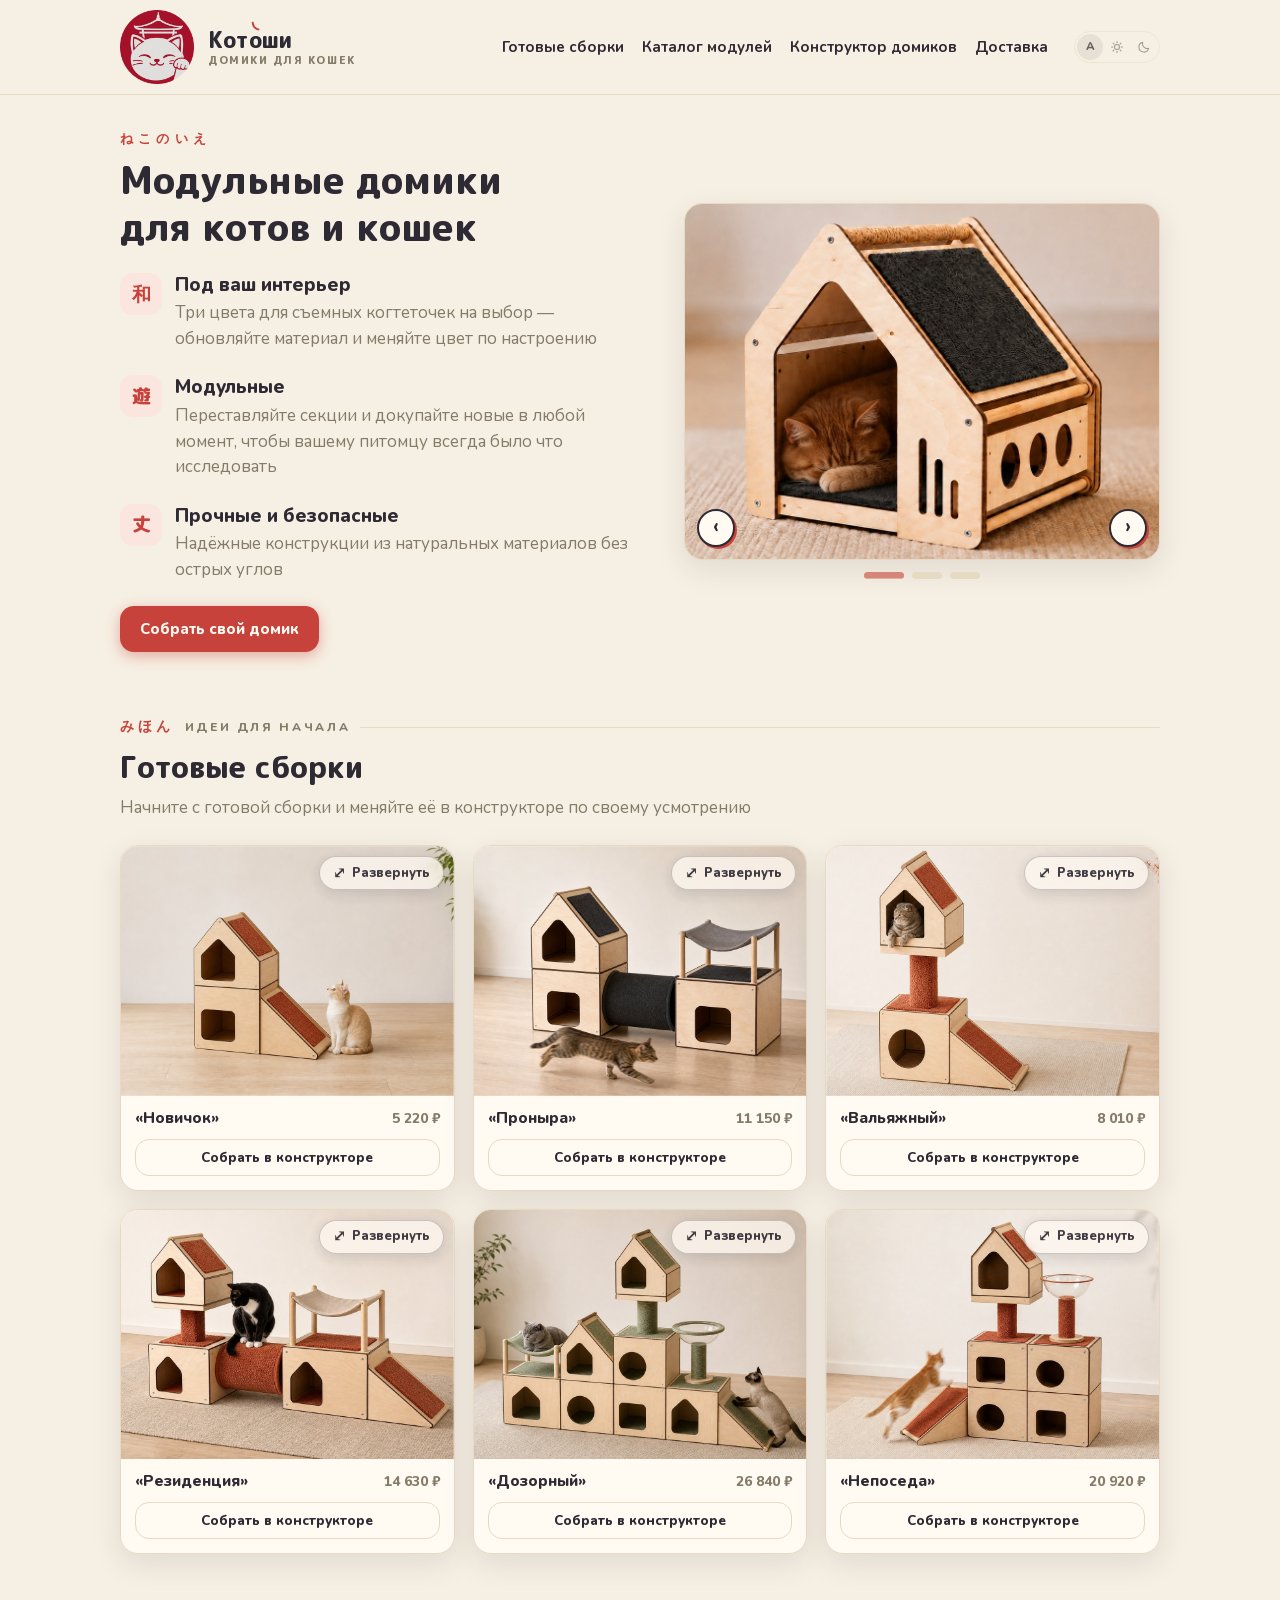
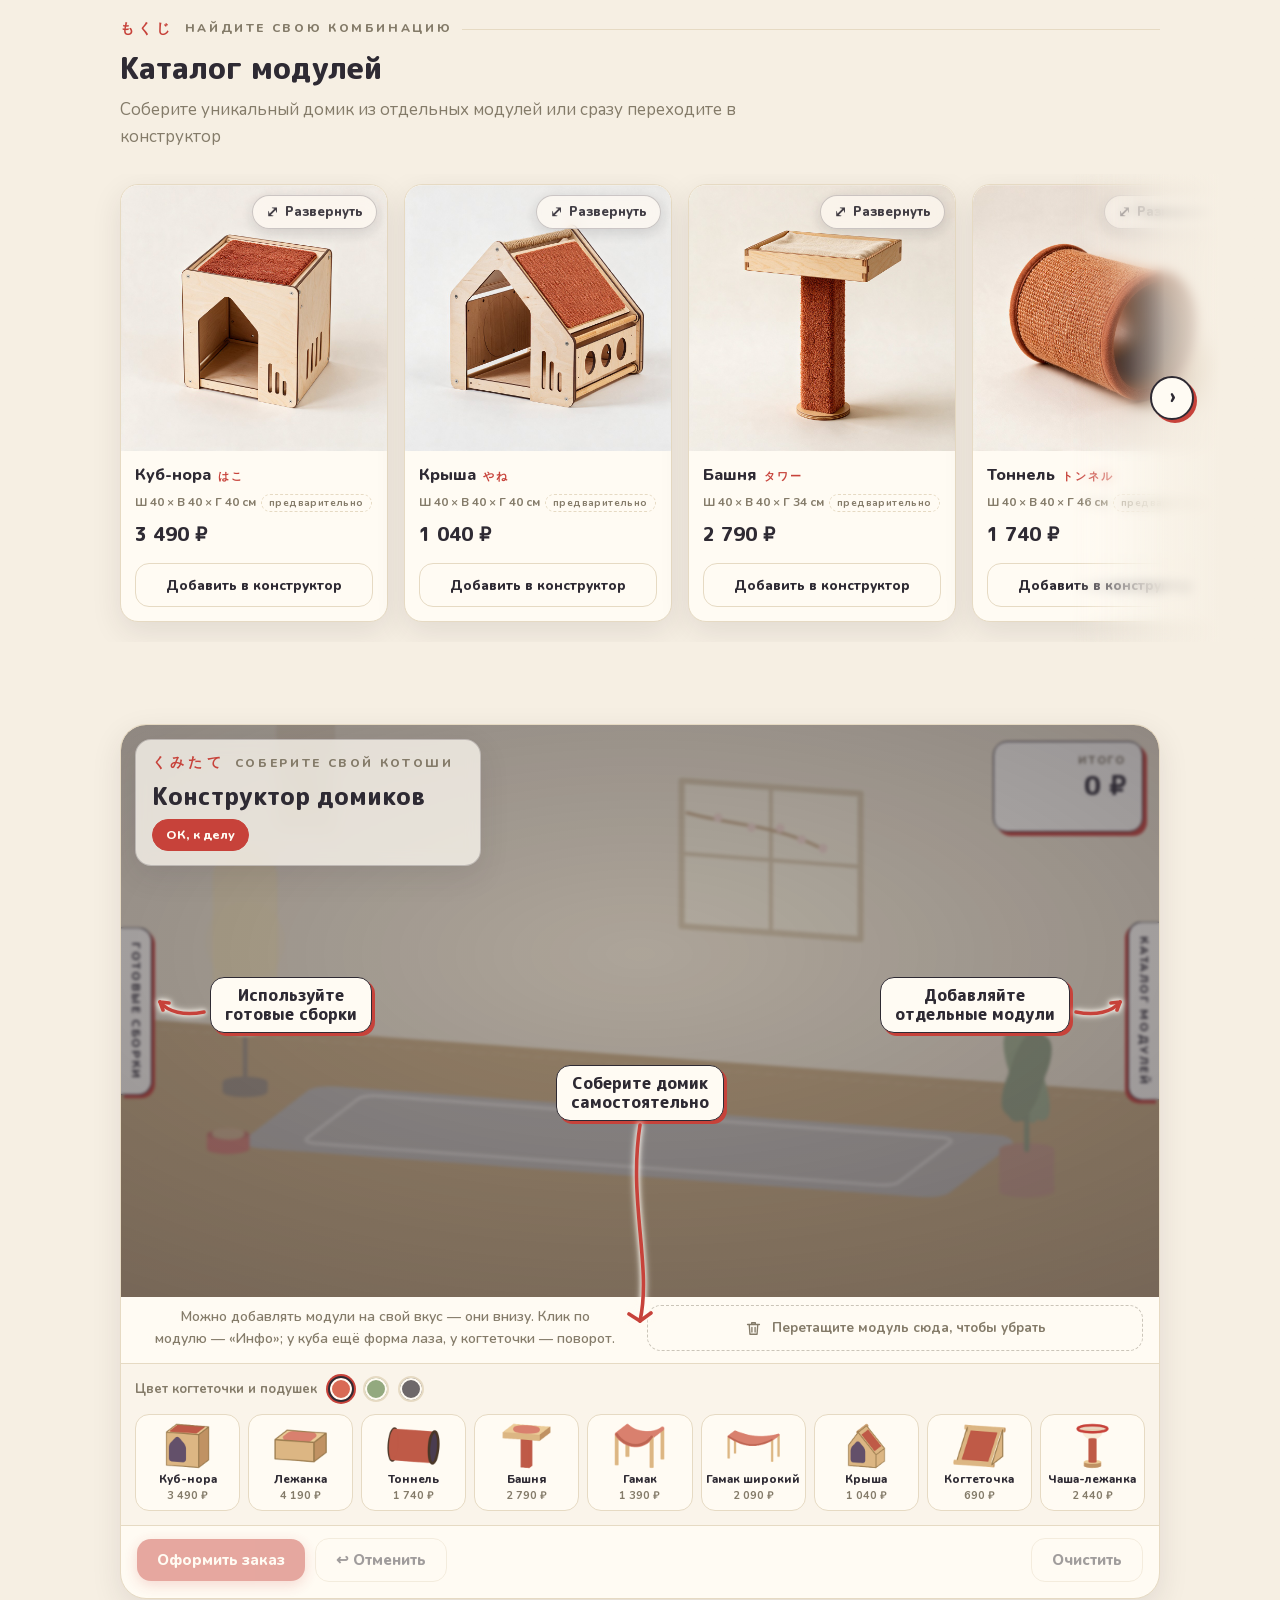
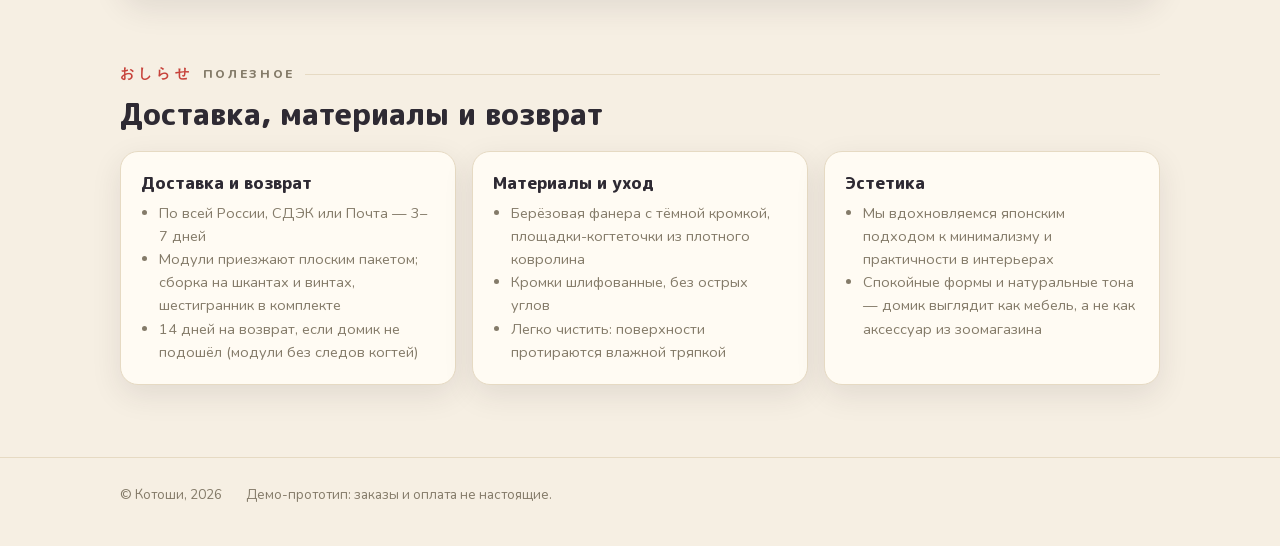
<file: index.html>
<!DOCTYPE html>
<html lang="ru">
<head>
<meta charset="utf-8">
<meta name="viewport" content="width=device-width, initial-scale=1">
<title>Котоши — модульные домики для ваших кошек и котов</title>
<meta name="description" content="Соберите домик для кота из модулей — как конструктор. Начните с одного куба и расширяйте, когда кот захочет больше.">
<link rel="icon" type="image/png" href="assets/logo-momo.png?v=2">
<!-- Шрифты теперь свои (self-hosted, subset из Google Fonts, OFL) — нет обращений
     к fonts.googleapis.com/gstatic, нет мигания текста (FOUT). См. css/fonts.css -->
<link rel="preload" href="fonts/nunito-400-cyrillic.woff2" as="font" type="font/woff2" crossorigin>
<link rel="preload" href="fonts/nunito-600-cyrillic.woff2" as="font" type="font/woff2" crossorigin>
<link rel="preload" href="fonts/nunito-700-cyrillic.woff2" as="font" type="font/woff2" crossorigin>
<link rel="preload" href="fonts/nunito-800-cyrillic.woff2" as="font" type="font/woff2" crossorigin>
<link rel="preload" href="fonts/mplusrounded1c-800-cyrillic.woff2" as="font" type="font/woff2" crossorigin>
<link rel="preload" href="fonts/mplusrounded1c-800-jp.woff2" as="font" type="font/woff2" crossorigin>
<!-- ?v= на стилях и скриптах: кэш Pages/браузера обновляется вместе с index.html,
     а не живёт своей жизнью до 10 минут после деплоя -->
<link rel="stylesheet" href="css/fonts.css?v=98">
<link rel="stylesheet" href="css/style.css?v=98">
<script defer src="config.js?v=98"></script>
<script defer src="js/zdog.dist.min.js?v=98"></script>
<script defer src="js/catalog.js?v=98"></script>
<script defer src="js/scene.js?v=98"></script>
<script defer src="js/configurator.js?v=98"></script>
<script defer src="js/chat.js?v=98"></script>
<script defer src="js/app.js?v=98"></script>
<!-- Тема применяется ДО первой отрисовки: иначе при сохранённой тёмной теме
     страница успевала мигнуть светлой. Скрипт намеренно синхронный и без defer.
     Приоритет: ?theme=light|dark (служебный режим для съёмки рендеров) →
     сохранённый выбор → системная тема (никакого data-theme, работает
     @media prefers-color-scheme). -->
<script>
(function(){
  try{
    var p = new URLSearchParams(location.search).get("theme");
    var t = (p === "light" || p === "dark") ? p : localStorage.getItem("kd_theme");
    if (t === "light" || t === "dark") document.documentElement.setAttribute("data-theme", t);
  }catch(e){}
})();
</script>
</head>
<body>

<header class="site-head">
  <div class="wrap">
    <a class="hanko" href="#" aria-label="Котоши — на главную"><img src="assets/logo-momo.png?v=2" alt="" width="256" height="256" decoding="async"></a>
    <!-- штрих над второй «о»: ノ — один взмах кисти, читается как знак ударения -->
    <div class="brand disp">Кот<span class="jo">о<i>ノ</i></span>ши<small>домики для кошек</small></div>
    <!-- «демо-магазин» из навигации убран: дисклеймер живёт в футере и в модалке
         заказа, в шапке он только шумел. Каталог модулей — уже не заглушка -->
    <nav class="head-nav">
      <a href="#gallery" class="hide-m" id="navPresets">Готовые сборки</a>
      <a href="#catalog" class="hide-m">Каталог модулей</a>
      <a href="#builder">Конструктор домиков</a>
      <a href="#info" class="hide-m">Доставка</a>
    </nav>
    <!-- переключатель темы: «авто» следует за системой (тогда data-theme не
         выставлен вовсе и работает @media prefers-color-scheme), светлая и
         тёмная — принудительно. Выбор помнится в localStorage (kd_theme).
         Сцена конструктора рисуется на canvas и на CSS-переменные не смотрит —
         её пересборку дёргает KD.scene.refreshTheme() из js/app.js. -->
    <div class="theme-pick" id="themePick" role="radiogroup" aria-label="Оформление">
      <button type="button" data-theme-set="auto" role="radio" aria-checked="true"
              title="Как в системе" aria-label="Тема как в системе"><span class="tp-a">A</span></button>
      <button type="button" data-theme-set="light" role="radio" aria-checked="false"
              title="Светлая тема" aria-label="Светлая тема">
        <svg viewBox="0 0 24 24" aria-hidden="true"><circle cx="12" cy="12" r="4.2"/><path d="M12 2.6v2.2M12 19.2v2.2M2.6 12h2.2M19.2 12h2.2M5.3 5.3l1.6 1.6M17.1 17.1l1.6 1.6M18.7 5.3l-1.6 1.6M6.9 17.1l-1.6 1.6"/></svg>
      </button>
      <button type="button" data-theme-set="dark" role="radio" aria-checked="false"
              title="Тёмная тема" aria-label="Тёмная тема">
        <svg viewBox="0 0 24 24" aria-hidden="true"><path d="M20 14.4A8.5 8.5 0 0 1 9.6 4a8.5 8.5 0 1 0 10.4 10.4Z"/></svg>
      </button>
    </div>
  </div>
</header>

<main>

<!-- Панорамной карусели на первом экране больше нет: она показывала продукт
     ещё до заголовка, но при этом отодвигала его на второй экран. Её механика
     (стрелки, точки, свайп, клавиатура) не пропала — переехала в правую
     колонку секции «Продукт» ниже и листает там три кадра. Поведение живёт всё
     в той же reel() в js/app.js, стили — в блоке «галерея» в css/style.css. -->

<section class="hero2" id="product">
  <div class="wrap hero-grid">
    <div class="hero-copy">
      <div class="eyebrow-jp">ねこのいえ</div>
      <h1>Модульные домики<br>для котов и кошек</h1>
      <ul class="hero-points">
        <li>
          <span class="pt-ico">和</span>
          <div>
            <strong>Под ваш интерьер</strong>
            <p>Три цвета для съемных когтеточек на выбор — обновляйте материал и меняйте цвет по настроению</p>
          </div>
        </li>
        <li>
          <span class="pt-ico">遊</span>
          <div>
            <strong>Модульные</strong>
            <p>Переставляйте секции и докупайте новые в любой момент, чтобы вашему питомцу всегда было что исследовать</p>
          </div>
        </li>
        <li>
          <span class="pt-ico">丈</span>
          <div>
            <strong>Прочные и безопасные</strong>
            <p>Надёжные конструкции из натуральных материалов без острых углов</p>
          </div>
        </li>
      </ul>
      <!-- ведёт на «Готовые сборки», а не сразу в конструктор: кнопка передаёт
           человека следующей секции, а оттуда любая карточка открывает
           конструктор с готовым планом -->
      <a class="btn btn-aka hero-cta" href="#gallery">Собрать свой домик</a>
    </div>
    <!-- Галерея на три кадра: модуль «Крыша» крупным планом (фактура берёзы,
         ковролин на скате, джутовый конёк), затем общий план собранного домика,
         затем ролик — деталь, целое и живой кот. Кадры сменяются сами: фото
         стоят по 7 секунд, ролик — 15 (его длина). Сколько кадру осталось,
         видно по заливке активной точки под галереей; условия, при которых
         автолистание замирает, описаны в reel() в js/app.js.
         Разметка и id — те же, что были у карусели на первом экране, поэтому
         reel() в js/app.js подхватывает её без единой правки. Слайды видны и
         без js: без него виден первый кадр, остальные просто уезжают за край
         .reel-frame. Стеклянных подписей здесь нет намеренно — заголовки стоят
         в левой колонке.
         Раньше на этом месте стоял переключатель цвета ткани. Он снят, но не
         выброшен: разметку смотри в истории файла, стили .cs-* — в
         css/style.css, поведение — в colorShot() в js/app.js; инициализатор
         молча выходит, не найдя #colorShot. -->
    <div class="hero-media">
      <div class="reel" id="reel">
        <div class="reel-frame">
          <div class="reel-track" id="reelTrack">

            <div class="reel-slide" role="group" aria-roledescription="слайд" aria-label="1 из 3">
              <div class="reel-shot">
                <img src="assets/product-roof.jpg?v=2" width="962" height="941"
                     alt="Модуль «Крыша» крупным планом: домик из берёзовой фанеры с угольным ковролином на скате и джутовым коньком-ручкой; внутри на тёмной лежанке спит рыжий кот"
                     fetchpriority="high" decoding="async">
              </div>
            </div>

            <div class="reel-slide" role="group" aria-roledescription="слайд" aria-label="2 из 3">
              <div class="reel-shot">
                <img src="assets/carousel-1.jpg?v=2" width="1672" height="941"
                     alt="Собранный домик Котоши из берёзовой фанеры: два куба-норы, тоннель, гамак и башня с крышей; на тоннеле сидит чёрно-белый кот"
                     loading="lazy" decoding="async">
              </div>
            </div>

            <!-- ролик длится ровно 15 секунд, и его кадру на автолистании
                 отведено столько же (соседним фото — по 7): за один показ он
                 успевает пройти цикл целиком и не обрывается на середине.
                 reel() узнаёт этот кадр по самому <video>, так что менять
                 длительность при перестановке слайдов не придётся.
                 preload="metadata": сам файл тянется, только когда до кадра
                 доходит очередь -->
            <div class="reel-slide" role="group" aria-roledescription="слайд" aria-label="3 из 3">
              <div class="reel-shot">
                <video id="filmVid" autoplay muted loop playsinline preload="metadata"
                       width="1280" height="720"
                       poster="assets/kotoshi-poster.jpg?v=3" aria-label="Кот дремлет на коленях у хозяйки рядом со своим Котоши">
                  <source src="assets/kotoshi-loop.webm?v=4" type="video/webm">
                  <source src="assets/kotoshi-loop.mp4?v=4" type="video/mp4">
                </video>
              </div>
            </div>

          </div>
          <button class="reel-arw reel-prev" id="reelPrev" type="button" aria-label="Предыдущий кадр">‹</button>
          <button class="reel-arw reel-next" id="reelNext" type="button" aria-label="Следующий кадр">›</button>
        </div>
        <!-- .rd-fill — заливка активной точки: она же индикатор времени до
             смены кадра. Анимацию заводит reel() в js/app.js ровно на ту же
             паузу, по которой листает, и замирает вместе с ней. Без js (и при
             «поменьше движения») заливка просто стоит закрашенной — точка
             выглядит так же, как выглядела до появления шкалы. -->
        <div class="reel-dots" id="reelDots" role="tablist" aria-label="Кадры">
          <button type="button" role="tab" class="is-on" aria-selected="true"  aria-label="Кадр 1"><i class="rd-fill"></i></button>
          <button type="button" role="tab" aria-selected="false" aria-label="Кадр 2"><i class="rd-fill"></i></button>
          <button type="button" role="tab" aria-selected="false" aria-label="Кадр 3"><i class="rd-fill"></i></button>
        </div>
      </div>
    </div>
  </div>
</section>

<section id="gallery">
  <div class="wrap">
    <div class="sec-eyebrow"><span class="jp">みほん</span>идеи для начала</div>
    <h2>Готовые сборки</h2>
    <!-- раздел идёт сразу после «Продукта»: продукт уже показан крупно в
         галерее, поэтому сборки читаются как идеи-заготовки, а не как первое
         знакомство -->
    <p class="sec-sub">Начните с готовой сборки и меняйте её в конструкторе по своему усмотрению</p>
    <div class="showcase-grid" id="showcaseGrid"></div>
  </div>
</section>

<!-- ============ каталог модулей ============
     Почти все сценарии ведут в конструктор, но человек, который уже знает,
     чего хочет, должен иметь возможность докупить модуль напрямую. Лента
     рендерится из KD.MODULES + KD.CATALOG (js/app.js), а не руками в HTML. -->
<section id="catalog">
  <div class="wrap">
    <div class="sec-eyebrow"><span class="jp">もくじ</span>найдите свою комбинацию</div>
    <h2>Каталог модулей</h2>
    <p class="sec-sub">Соберите уникальный домик из отдельных модулей или сразу переходите в конструктор</p>
  </div>
  <div class="rail-wrap">
    <button class="rail-nav rail-prev" id="railPrev" type="button" aria-label="Прокрутить каталог влево">‹</button>
    <div class="rail" id="moduleRail"></div>
    <button class="rail-nav rail-next" id="railNext" type="button" aria-label="Прокрутить каталог вправо">›</button>
  </div>
  <!-- Здесь была плашка «отдельные модули в заказе»: сводка корзины, которую
       набирали кнопками «В корзину» на карточках. Кнопки и корзина сняты —
       из каталога ведёт один путь, «В конструктор», и заказ оформляется
       кнопкой под сценой. -->
</section>

<section id="builder">
  <div class="wrap">
  <div class="studio" id="studio">
    <div class="studio-main" id="studioMain">
      <div class="scene-wrap" id="sceneWrap">
        <canvas id="scene" width="980" height="540"></canvas>
        <!-- меню модуля: всплывает по клику (см. js/configurator.js). Состав
             зависит от модуля — класс kind-* вешает openEntryMenu: у куба три
             формы лаза (.kind-cube), у когтеточки поворот пандуса
             (.kind-scratch), «Инфо» есть у всех. Меню открывается ЛЮБОМУ
             модулю: даже когда настраивать нечего, остаётся «Инфо».
             Кнопки «убрать» здесь НЕТ: модуль убирается только перетаскиванием
             в зону под сценой (.remove-zone), клик сам по себе ничего не удаляет. -->
        <div class="entry-menu" id="entryMenu" role="menu" aria-label="Форма лаза этого куба">
          <button type="button" class="ep-b" data-shape="circle" role="menuitemradio" aria-checked="false" title="Круглый лаз" aria-label="Круглый лаз">
            <svg viewBox="0 0 24 24" aria-hidden="true"><circle cx="12" cy="12" r="8.5"/></svg>
          </button>
          <button type="button" class="ep-b" data-shape="square" role="menuitemradio" aria-checked="false" title="Квадратный лаз" aria-label="Квадратный лаз">
            <svg viewBox="0 0 24 24" aria-hidden="true"><rect x="3.5" y="3.5" width="17" height="17" rx="3.5"/></svg>
          </button>
          <button type="button" class="ep-b" data-shape="pentagon" role="menuitemradio" aria-checked="false" title="Лаз-домик" aria-label="Лаз-домик">
            <svg viewBox="0 0 24 24" aria-hidden="true"><path d="M4 21V10l8-6.4 8 6.4v11Z"/></svg>
          </button>
          <!-- поворот когтеточки-пандуса (виден только в меню когтеточки, .kind-scratch) -->
          <button type="button" class="em-rot" title="Повернуть когтеточку" aria-label="Повернуть когтеточку">
            <svg viewBox="0 0 24 24" aria-hidden="true"><path d="M12 6V3L8 7l4 4V8a4 4 0 1 1-4 4H6a6 6 0 1 0 6-6Z"/></svg>
          </button>
          <!-- «Инфо» — есть у ЛЮБОГО модуля и открывает ту же развёрнутую
               карточку, что и каталог (KD.openModuleCard в js/app.js):
               описание, габариты и цена. Ради неё меню теперь открывается и
               тем модулям, у которых настраивать нечего. -->
          <button type="button" class="em-info" title="О модуле" aria-label="Подробнее об этом модуле">
            <svg viewBox="0 0 24 24" aria-hidden="true">
              <circle cx="12" cy="12" r="9"/>
              <path d="M12 11.4v4.9"/>
              <circle class="ei-dot" cx="12" cy="7.9" r="1.1"/>
            </svg>
          </button>
        </div>
        <!-- заголовок конструктора домиков — оверлей в левом верхнем углу сцены, стоит поверх
             приветственного гида (z-index выше .build-guide), не гаснет под
             затемнением; «Инструкция» сворачивает подсказки в <details>, а внутри
             неё — кнопка «показать подсказки ещё раз» (реоткрывает гид). Пока гид
             открыт, тот же summary подменяет подпись на «ОК, к делу» и закрывает
             гид — отдельной кнопки внизу гида больше нет, см. app.js -->
        <div class="scene-head" id="builderHead">
          <div class="sec-eyebrow"><span class="jp">くみたて</span>соберите свой котоши</div>
          <h2>Конструктор домиков</h2>
          <details class="scene-instr" id="sceneInstr">
            <summary id="guideToggle">Инструкция</summary>
            <!-- вступление сокращено: посетитель уже прошёл галерею, детали
                 материала и каталог модулей — представлять продукт заново не нужно -->
            <p class="scene-sub-lead">Любым способом или всеми сразу:</p>
            <ul class="scene-sub">
              <li>Перетащите модули из полки внизу; чтобы убрать — потяните модуль в пунктирную рамку под сценой. Клик по модулю открывает «Инфо», у куба ещё форма лаза, у когтеточки — поворот</li>
              <li>Возьмите готовую сборку во вкладке слева</li>
              <li>Откройте каталог модулей во вкладке справа и добавьте модуль по одному нажатию</li>
              <!-- третий способ (чат с Момо) снят вместе с кнопкой — см. парковку
                   #momoFab ниже; вернёте кнопку — верните и эту строку:
              <li>Опишите кота в чате с Момо — кнопка в правом нижнем углу</li> -->
            </ul>
            <button class="guide-reopen" id="guideReopen" type="button">
              <span class="gr-q" aria-hidden="true">?</span>показать подсказки ещё раз
            </button>
          </details>
        </div>
        <!-- Баббл вернулся, но говорит теперь только по делу: когда модулю не
             нашлось места. Болтовня Момо (комментарий к каждому поставленному
             модулю, реплики про поворот, скидку, удаление) снята — см. say() и
             warn() в js/configurator.js. Хвостик у баббла убран: аватар, из
             которого он раньше вырастал, припаркован ниже. -->
        <div class="momo-say" id="momoSay" role="status" aria-live="polite"><span class="who">Момо</span><span id="momoTxt"></span></div>
        <!-- ============ кнопка чата с Момо — ПАРКОВКА ============
             Аватар-кнопка снята со сцены. Панель чата (#chatPanel) и весь
             js/chat.js остались на месте — открывать её просто нечем,
             единственным входом была эта кнопка. Ярлык-подсказка #chatTip
             припаркован ниже. Чтобы вернуть — раскомментируйте блок; guard'ы в
             chat.js и configurator.js рассчитаны на оба состояния и мешать не
             будут. Вернёте кнопку — верните баббл-хвостик: см. .momo-say в css.

             vvv  разметка кнопки  vvv
        <button class="momo-fab" id="momoFab" aria-label="Открыть чат с Момо" aria-expanded="false">
          <img src="assets/logo-momo-chat.png?v=2" alt="" width="256" height="256" decoding="async">
          <span class="fab-lbl">чат</span>
        </button>
             ^^^  разметка кнопки  ^^^
             ======================================================== -->
        <div class="price-tag">
          <div class="lbl">итого</div>
          <div class="sum" id="sumOut">0 ₽</div>
          <div class="disc" id="discOut"></div>
        </div>
        <button class="preset-tab" id="presetTab" aria-controls="presetPanel"
                aria-expanded="false">готовые сборки</button>
        <!-- вторая вкладка, зеркало первой: слева — целые сборки, справа —
             отдельные модули. Список рендерится из KD.CATALOG (см. app.js) -->
        <button class="preset-tab module-tab" id="moduleTab" aria-controls="modulePanel"
                aria-expanded="false">каталог модулей</button>

        <!-- приветственный слой конструктора домиков: гид с подсказками и стрелками
             (третья — #chatTip ниже, вне слоя), растворяется по «ОК, к делу»
             (или клику по фону); показ один раз, см. app.js -->
        <div class="build-guide" id="buildGuide" role="dialog" aria-label="С чего начать в конструкторе домиков" hidden>
          <div class="bg-scrim"></div>

          <!-- 1. готовые сборки — стрелка влево, к вкладке у левого края (svg зеркалится в css) -->
          <div class="bg-tip bg-tip--presets">
            <span class="bg-txt">Используйте<br>готовые сборки</span>
            <svg class="bg-arw" viewBox="0 0 56 30" width="56" height="30" aria-hidden="true">
              <path d="M4 22 C24 26 40 22 48 12" fill="none"/>
              <path class="bg-head" d="M48 12 l-9 1 M48 12 l-3 8" fill="none"/>
            </svg>
          </div>

          <!-- 2. собрать самому — подпись около центра, длинная стрелка тянется
               вниз до полки модулей (инвентаря) под сценой. Стрелку укоротили с
               240 до 208: подпись сдвинули ниже (см. .bg-tip--self в css), и без
               этого остриё уехало бы за полку, в подсказку под ней -->
          <div class="bg-tip bg-tip--self">
            <span class="bg-txt">Соберите домик<br>самостоятельно</span>
            <svg class="bg-arw" viewBox="0 0 46 208" width="46" height="208" aria-hidden="true">
              <path d="M23 4 C11 80 35 146 23 200" fill="none"/>
              <path class="bg-head" d="M23 200 l-11 -7 M23 200 l11 -8" fill="none"/>
            </svg>
          </div>

          <!-- 3. каталог модулей — стрелка вправо, к вкладке у правого края.
               Зеркало подсказки про готовые сборки: тот же svg, но без
               зеркалирования (нарисован «вправо») и текст перед стрелкой -->
          <div class="bg-tip bg-tip--modules">
            <span class="bg-txt">Добавляйте<br>отдельные модули</span>
            <svg class="bg-arw" viewBox="0 0 56 30" width="56" height="30" aria-hidden="true">
              <path d="M4 22 C24 26 40 22 48 12" fill="none"/>
              <path class="bg-head" d="M48 12 l-9 1 M48 12 l-3 8" fill="none"/>
            </svg>
          </div>

        </div>

        <!-- ============ ярлык «Размеры модулей и рекомендации» — ПАРКОВКА ============
             Стрелка указывала на аватар Момо, а он снят (см. парковку #momoFab выше),
             поэтому ярлык уехал вместе с ним. Гид теперь показывает два способа
             сборки вместо трёх. Возвращать — только парой с кнопкой.

             3. чат с Момо — ярлык живёт ВНЕ гида: под интро выглядит как остальные
             подсказки (ярко, над затемнением), после закрытия гида остаётся у аватара
             в приглушённом виде и убирается после первого открытия чата (localStorage
             kd_chatTipSeen); реоткрытие гида возвращает его (см. js/chat.js). Должен
             стоять сразу после .build-guide — css переключает вид сосед-селектором.
             Svg зеркалится в css

             vvv  разметка ярлыка  vvv
        <div class="bg-tip bg-tip——chat" id="chatTip">
          <span class="bg-txt">Размеры модулей<br>и рекомендации</span>
          <svg class="bg-arw" viewBox="0 0 50 34" width="50" height="34" aria-hidden="true">
            <path d="M44 6 C26 8 14 16 7 28" fill="none"/>
            <path class="bg-head" d="M7 28 l8 -2 M7 28 l2 -8" fill="none"/>
          </svg>
        </div>
             ^^^  разметка ярлыка  ^^^
             ВНИМАНИЕ: в классе выше двойной дефис заменён на длинное тире,
             иначе он закрыл бы этот комментарий. При возврате пишите bg-tip--chat.
             ========================================================================= -->
      </div>
      <aside class="preset-panel" id="presetPanel" aria-label="Готовые сборки">
        <div class="preset-head">
          <div>
            <div class="t">Готовые сборки</div>
            <div class="sub">нажмите «собрать» — план появится в конструкторе домиков</div>
          </div>
          <button class="chat-x" id="presetX" aria-label="Свернуть готовые сборки">✕</button>
        </div>
        <div class="preset-list" id="presetList"></div>
      </aside>
      <!-- каталог отдельных модулей: та же панель, что и слева, только справа и
           с модулями. Карточку целиком нажимают, чтобы поставить модуль в сцену;
           кружок «i» в углу фото открывает развёрнутую карточку — ту же, что и
           лента каталога над конструктором, и та же, что «Инфо» у модуля в сцене.
           Поэтому карточка здесь — не <button>, как у сборок слева, а <article>
           с двумя кнопками внутри: кнопка в кнопке невалидна. -->
      <aside class="preset-panel module-panel" id="modulePanel" aria-label="Каталог модулей">
        <div class="preset-head">
          <div>
            <div class="t">Каталог модулей</div>
            <div class="sub">нажмите карточку — модуль встанет в конструктор</div>
          </div>
          <button class="chat-x" id="moduleX" aria-label="Свернуть каталог модулей">✕</button>
        </div>
        <div class="preset-list" id="moduleList"></div>
      </aside>
      <aside class="chat-panel" id="chatPanel" aria-label="Чат с Момо">
        <div class="chat-head">
          <div class="ava">
            <img src="assets/logo-momo-chat.png?v=2" alt="" width="256" height="256" loading="lazy" decoding="async">
          </div>
          <div>
            <div class="t">Момо</div>
            <div class="sub">подберёт домик под кота</div>
            <div class="s" id="chatStatus"><span class="dot"></span>на связи</div>
          </div>
          <button class="chat-x" id="chatX" aria-label="Свернуть чат">✕</button>
        </div>
        <div class="chat-msgs" id="chatMsgs"></div>
        <div class="chat-sugg" id="chatSugg">
          <div class="sug-lbl">Нажмите — слова добавятся в сообщение:<button
            class="sug-hide" id="sugHide" type="button">скрыть</button></div>
          <div class="sug-row" id="sugPhys"></div>
          <div class="sug-row" id="sugMind"></div>
        </div>
        <div class="chat-in">
          <input id="chatInput" type="text" placeholder="Опишите кота или спросите о модулях" maxlength="500">
          <button id="chatSend" aria-label="Отправить">➤</button>
        </div>
      </aside>
    </div>
    <!-- .lower-panel — полка модулей и действия под сценой -->
    <div class="lower-panel" id="lowerPanel">
    <!-- подсказка над полкой: слева текст, справа — .remove-zone, куда тянут
         модуль, чтобы убрать его из сборки. Рамка зоны видна всегда (иначе цель
         не найти, пока не начал тянуть), при переносе УЖЕ ПОСТАВЛЕННОГО модуля
         (не нового из лотка) она оживает, а под курсором — подсвечивается.
         См. .hint-bar/.remove-zone в css/style.css и beginDrag/updateHot в
         js/configurator.js -->
    <div class="hint-bar" id="hintBar">
      <span class="hint-txt">Можно добавлять модули на свой вкус — они внизу. Клик по модулю — «Инфо»; у куба ещё форма лаза, у когтеточки — поворот.</span>
      <div class="remove-zone" id="removeZone">
        <svg class="rz-ico" viewBox="0 0 24 24" aria-hidden="true"><path d="M4.5 7h15M9.7 7V4.7h4.6V7M6.6 7l.9 12.3h9l.9-12.3M10 10.5v6M14 10.5v6"/></svg>
        <span>Перетащите модуль сюда, чтобы убрать</span>
      </div>
    </div>
    <div class="collection-pick" id="collectionPick" role="radiogroup" aria-label="Цвет когтеточки и подушек">
      <span class="cp-label">Цвет когтеточки и подушек</span>
      <button type="button" class="cp-sw cp-terracotta" data-col="terracotta" role="radio" aria-checked="false" title="Терракота" aria-label="Терракота"></button>
      <button type="button" class="cp-sw cp-sage" data-col="sage" role="radio" aria-checked="false" title="Шалфейный" aria-label="Шалфейный"></button>
      <button type="button" class="cp-sw cp-charcoal" data-col="charcoal" role="radio" aria-checked="false" title="Угольный" aria-label="Угольный"></button>
    </div>
    <div class="tray" id="tray"></div>
    <div class="studio-actions">
      <button class="btn btn-aka" id="btnOrder" disabled>Оформить заказ</button>
      <button class="btn btn-ghost" id="btnUndo" disabled>↩ Отменить</button>
      <button class="btn btn-ghost" id="btnClear" disabled>Очистить</button>
    </div>
    </div>
  </div>
  </div>
</section>

<!-- ============ «Как устроен Котоши» — ПАРКОВКА ============
     Секция снята со страницы целиком, но не выброшена: раскомментируйте блок
     ниже, чтобы вернуть. Стили (.steps / .step / .ico) остались в css/style.css.
     Ссылок на #how в навигации нет, так что якорь ничего не ломает.
     Учтите: второй шаг зовёт нажать на кота в конструкторе, а кнопка чата
     сейчас тоже снята (см. парковку #momoFab ниже) — вернуть стоит их вместе.

     vvv  разметка секции  vvv
<section id="how">
  <div class="wrap">
    <div class="sec-eyebrow"><span class="jp">しくみ</span>как устроен магазин</div>
    <h2>Как устроен Котоши</h2>
    <p class="sec-sub">С выбором помогает Момо — пушистый ИИ-консультант: он отвечает на вопросы,
       помогает оформить заказ и зовёт человека, когда нужен человек.</p>
    <div class="steps">
      <div class="step">
        <div class="ico">組</div>
        <h3>Соберите конфигурацию</h3>
        <p>В конструкторе домиков выше — из модулей, как из кубиков. Не знаете, с чего начать, — возьмите готовый план и меняйте его.</p>
      </div>
      <div class="step">
        <div class="ico">話</div>
        <h3>Спросите Момо</h3>
        <p>Момо живёт в конструкторе домиков — нажмите на кота в углу. Он знает все модули, цены и правила доставки, а подобранный домик собирает прямо в конструкторе домиков.</p>
      </div>
      <div class="step">
        <div class="ico">箱</div>
        <h3>Закажите — и готово</h3>
        <p>Заказ мгновенно улетает владельцу магазина в Telegram. Оплата в этом демо не настоящая — ни один рубль не пострадает.</p>
      </div>
    </div>
  </div>
</section>
     ^^^  разметка секции  ^^^
     ============================================================ -->


<section id="info">
  <div class="wrap">
    <div class="sec-eyebrow"><span class="jp">おしらせ</span>полезное</div>
    <h2>Доставка, материалы и возврат</h2>
    <div class="info-grid">
      <div class="info-card">
        <h3>Доставка и возврат</h3>
        <ul>
          <li>По всей России, СДЭК или Почта — 3–7 дней</li>
          <li>Модули приезжают плоским пакетом; сборка на шкантах и винтах, шестигранник в комплекте</li>
          <li>14 дней на возврат, если домик не подошёл (модули без следов когтей)</li>
        </ul>
      </div>
      <div class="info-card">
        <h3>Материалы и уход</h3>
        <ul>
          <li>Берёзовая фанера с тёмной кромкой, площадки-когтеточки из плотного ковролина</li>
          <li>Кромки шлифованные, без острых углов</li>
          <li>Легко чистить: поверхности протираются влажной тряпкой</li>
        </ul>
      </div>
      <div class="info-card">
        <h3>Эстетика</h3>
        <ul>
          <li>Мы вдохновляемся японским подходом к минимализму и практичности в интерьерах</li>
          <li>Спокойные формы и натуральные тона — домик выглядит как мебель, а не как аксессуар из зоомагазина</li>
        </ul>
      </div>
    </div>
  </div>
</section>

</main>

<footer>
  <div class="wrap">
    <span>© Котоши, 2026</span>
    <span>Демо-прототип: заказы и оплата не настоящие.</span>
  </div>
</footer>

<!-- drag ghost -->
<div id="dragGhost"></div>

<!-- полноэкранный просмотр — одна оболочка на витрину сборок и на каталог
     модулей. В карточке картинка обрезана, здесь она видна целиком, вместе
     с полным описанием и кнопками. Содержимое #lbInfo собирает js/app.js:
     у сборки одна кнопка, у модуля две, поэтому разметка не статическая -->
<div class="lb-back" id="lbBack" role="dialog" aria-modal="true" aria-labelledby="lbName" hidden>
  <div class="lb">
    <button class="lb-x" id="lbX" type="button" aria-label="Закрыть просмотр">✕</button>
    <div class="lb-shot"><img id="lbImg" alt="" decoding="async"></div>
    <div class="lb-info" id="lbInfo"></div>
  </div>
</div>

<!-- checkout modal -->
<div class="modal-back" id="modalBack">
  <div class="modal" role="dialog" aria-modal="true" aria-labelledby="modalTitle">
    <button class="x" id="modalX" aria-label="Закрыть">✕</button>
    <div id="modalBody"></div>
  </div>
</div>

<!-- скрипты подключены в <head> с defer: грузятся параллельно с разметкой,
     выполняются по порядку после её разбора -->
</body>
</html>
</file>
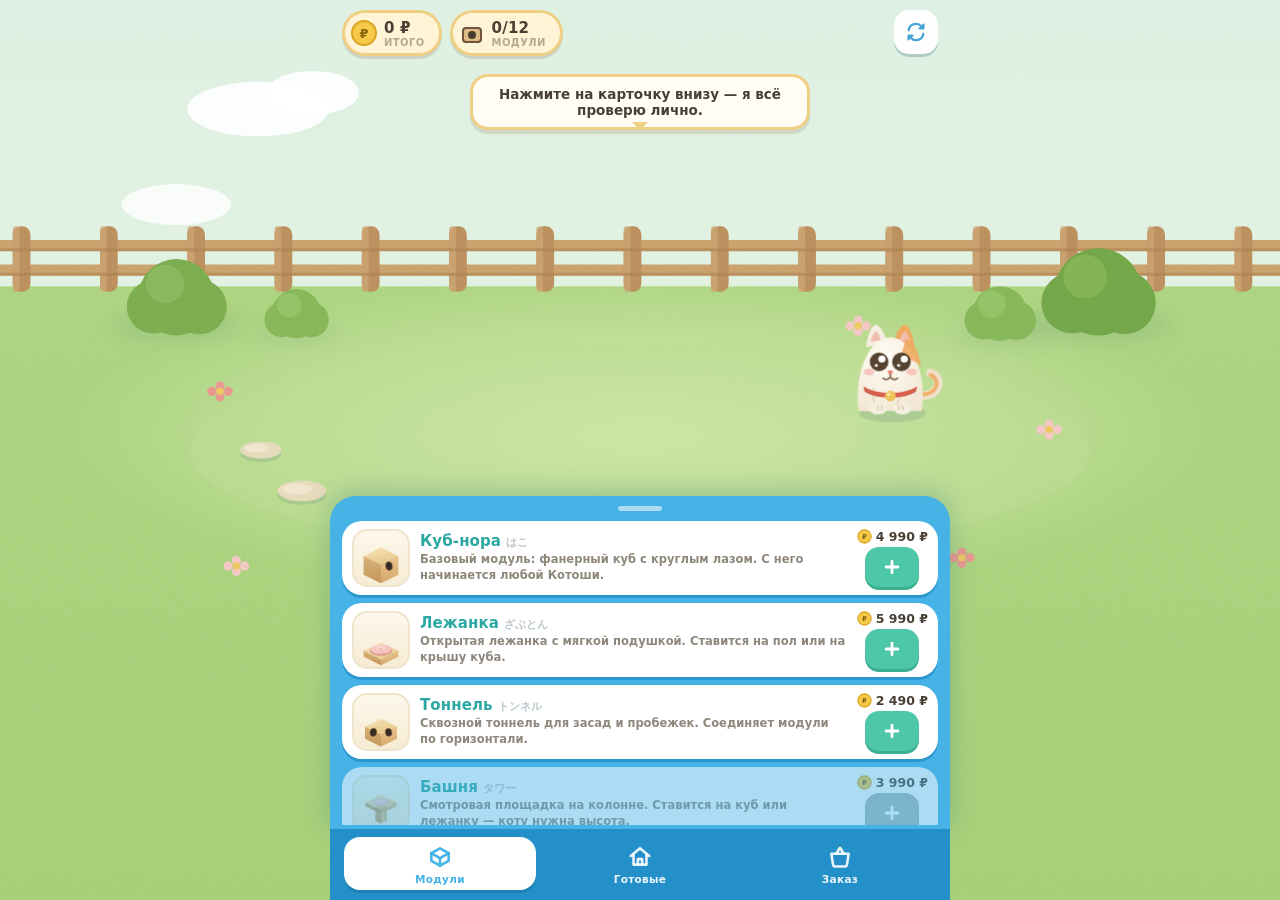
<file: cozy.html>
<!doctype html>
<html lang="ru">
<head>
<meta charset="utf-8">
<meta name="viewport" content="width=device-width, initial-scale=1, viewport-fit=cover">
<title>Котоши — собери домик</title>
<style>
  :root{
    --sky:#C3E6F2; --panel:#47B2E5; --panel-deep:#2B97CE; --dock:#2490C9;
    --card:#FFFFFF; --card-line:#D9EBF5; --title:#2BA8A2; --body:#8F877C; --ink:#4A3F35;
    --cream:#FFF4D6; --cream-line:#EFCF83;
    --mint:#4EC7A8; --mint-deep:#3BAE91;
    --wood-top:#F0D6A5; --wood-r:#DFBB85; --wood-l:#C79C69; --line:#6E523C;
    --roof:#E8794F; --roof-dark:#C75A38;
    --fs-round: ui-rounded, "SF Pro Rounded", "Arial Rounded MT Bold", system-ui, -apple-system, "Segoe UI", sans-serif;
  }
  *{ box-sizing:border-box; -webkit-tap-highlight-color:transparent; }
  html,body{ height:100%; }
  body{ margin:0; font-family:var(--fs-round); background:var(--sky); overflow:hidden;
        -webkit-font-smoothing:antialiased; user-select:none; }
  button{ font-family:inherit; border:none; cursor:pointer; background:none; padding:0; }
  button:focus-visible{ outline:3px solid #1D7FB5; outline-offset:2px; border-radius:14px; }

  #app{ position:fixed; inset:0; display:flex; flex-direction:column; }

  /* ---------- scene ---------- */
  #scene-wrap{ position:absolute; inset:0; }
  #scene{ width:100%; height:100%; display:block; }
  .module{ cursor:pointer; }
  .module.pop{ animation:pop .5s cubic-bezier(.34,1.6,.64,1) both; transform-box:fill-box; transform-origin:50% 100%; }
  @keyframes pop{ 0%{ transform:scale(.1);} 70%{ transform:scale(1.12);} 100%{ transform:scale(1);} }
  .module:hover .m-body{ filter:brightness(1.06); }
  #momo-g{ transition:transform .55s cubic-bezier(.45,1.4,.55,1); will-change:transform; }
  #momo-inner.hop{ animation:hop .55s ease both; }
  @keyframes hop{ 0%{transform:translateY(0) scaleY(1);} 35%{transform:translateY(-42px) scaleY(1.06);} 75%{transform:translateY(2px) scaleY(.92);} 100%{transform:translateY(0) scaleY(1);} }
  .m-eyes{ transform-box:fill-box; transform-origin:center; animation:blink 5.2s infinite; }
  @keyframes blink{ 0%,93%,100%{ transform:scaleY(1);} 96%{ transform:scaleY(.08);} }
  .tail{ transform-box:fill-box; transform-origin:10% 90%; animation:sway 3.4s ease-in-out infinite; }
  @keyframes sway{ 0%,100%{ transform:rotate(0deg);} 50%{ transform:rotate(9deg);} }
  .cloud{ animation:drift 70s linear infinite; }
  .cloud.c2{ animation-duration:95s; animation-delay:-40s; }
  @keyframes drift{ from{ transform:translateX(-250px);} to{ transform:translateX(1050px);} }

  /* ---------- HUD ---------- */
  #hud{ position:absolute; top:0; left:50%; transform:translateX(-50%);
        width:min(620px,100%); padding:calc(10px + env(safe-area-inset-top)) 12px 0;
        display:flex; align-items:flex-start; gap:8px; z-index:5; pointer-events:none; }
  #hud > *{ pointer-events:auto; }
  .pill{ display:flex; align-items:center; gap:7px; background:var(--cream);
         border:3px solid var(--cream-line); border-radius:999px; padding:5px 14px 5px 6px;
         box-shadow:0 3px 0 rgba(110,82,60,.18); }
  .pill svg{ width:26px; height:26px; }
  .pill b{ font-size:15px; font-weight:900; color:var(--ink); font-variant-numeric:tabular-nums; letter-spacing:.2px; }
  .pill small{ font-size:10px; font-weight:800; color:#B4A98F; display:block; line-height:1; margin-top:1px; letter-spacing:.4px; }
  #hud .spacer{ flex:1; }
  .hud-btn{ width:44px; height:44px; border-radius:15px; background:rgba(255,255,255,.92);
            border:3px solid rgba(255,255,255,0); box-shadow:0 3px 0 rgba(46,90,115,.25);
            display:grid; place-items:center; transition:transform .12s; }
  .hud-btn:active{ transform:scale(.9); }
  .hud-btn svg{ width:22px; height:22px; stroke:#47A5D6; stroke-width:2.6; fill:none; stroke-linecap:round; stroke-linejoin:round; }

  /* ---------- speech bubble ---------- */
  #bubble{ position:absolute; left:50%; top:calc(74px + env(safe-area-inset-top));
           transform:translateX(-50%) scale(.6); max-width:min(78vw,340px); z-index:4;
           background:#FFFDF4; border:3px solid var(--cream-line); border-radius:18px;
           padding:9px 14px; font-size:13.5px; font-weight:800; color:var(--ink); text-align:center;
           box-shadow:0 4px 0 rgba(110,82,60,.15); opacity:0; pointer-events:none;
           transition:opacity .25s, transform .3s cubic-bezier(.34,1.56,.64,1); }
  #bubble.show{ opacity:1; transform:translateX(-50%) scale(1); }
  #bubble::after{ content:""; position:absolute; left:50%; bottom:-11px; margin-left:-8px;
                  border:8px solid transparent; border-top-color:var(--cream-line); }

  /* ---------- bottom sheet ---------- */
  #sheet{ position:absolute; bottom:0; left:50%; transform:translateX(-50%);
          width:min(620px,100%); z-index:6; display:flex; flex-direction:column; }
  #panel{ background:var(--panel); border-radius:26px 26px 0 0; padding:10px 10px 4px;
          box-shadow:0 -4px 24px rgba(30,90,120,.25); }
  #panel::before{ content:""; display:block; width:44px; height:5px; border-radius:3px;
                  background:rgba(255,255,255,.55); margin:0 auto 8px; }
  .tabpane{ max-height:min(34dvh,320px); overflow-y:auto; display:flex; flex-direction:column; gap:8px;
            padding:2px 2px 8px; scrollbar-width:thin; scrollbar-color:rgba(255,255,255,.6) transparent; }
  .tabpane.hidden{ display:none; }

  .card{ display:flex; align-items:center; gap:10px; background:var(--card);
         border-radius:20px; padding:8px 10px; box-shadow:0 3px 0 var(--panel-deep); }
  .card .thumb{ flex:none; width:58px; height:58px; border-radius:15px; border:2.5px solid #F0E4CC;
                display:grid; place-items:center; background:linear-gradient(#FDF8EC, #F6EBD3); }
  .card .thumb svg{ width:50px; height:50px; }
  .card .info{ flex:1; min-width:0; }
  .card .info h3{ margin:0; font-size:15px; font-weight:800; color:var(--title); letter-spacing:.1px; }
  .card .info h3 span{ font-size:11px; color:#B9C6CC; font-weight:800; margin-left:5px; }
  .card .info p{ margin:2px 0 0; font-size:11.5px; line-height:1.35; font-weight:600; color:var(--body); }
  .card .buy{ flex:none; display:flex; flex-direction:column; align-items:center; gap:3px; }
  .price-chip{ display:flex; align-items:center; gap:4px; font-size:12.5px; font-weight:900;
               color:var(--ink); font-variant-numeric:tabular-nums; }
  .price-chip svg{ width:15px; height:15px; }
  .add-btn{ width:54px; height:40px; border-radius:14px; background:var(--mint);
            box-shadow:0 3px 0 var(--mint-deep); display:grid; place-items:center;
            transition:transform .12s, filter .2s; }
  .add-btn svg{ width:20px; height:20px; stroke:#fff; stroke-width:3.4; fill:none; stroke-linecap:round; }
  .add-btn:active{ transform:translateY(2px); box-shadow:0 1px 0 var(--mint-deep); }
  .card.disabled{ opacity:.55; }
  .card.disabled .add-btn{ filter:saturate(.15) brightness(1.05); cursor:not-allowed; }
  .card.shake{ animation:shake .4s; }
  @keyframes shake{ 0%,100%{transform:translateX(0);} 25%{transform:translateX(-6px);} 65%{transform:translateX(5px);} }

  /* presets */
  .preset-card{ display:flex; align-items:center; gap:12px; background:var(--card);
                border-radius:20px; padding:10px 12px; box-shadow:0 3px 0 var(--panel-deep); }
  .preset-card .mini{ flex:none; width:96px; height:76px; border-radius:14px; border:2.5px solid var(--card-line);
                      background:linear-gradient(#EAF7F0 60%, #D8EFC9 60%); overflow:hidden; }
  .preset-card .mini svg{ width:100%; height:100%; }
  .preset-card h3{ margin:0; font-size:15px; font-weight:800; color:var(--title); }
  .preset-card p{ margin:2px 0 0; font-size:11.5px; font-weight:600; color:var(--body); }
  .build-btn{ flex:none; background:var(--mint); box-shadow:0 3px 0 var(--mint-deep); color:#fff;
              font-size:13px; font-weight:900; border-radius:14px; padding:10px 14px; letter-spacing:.2px;
              transition:transform .12s; }
  .build-btn:active{ transform:translateY(2px); box-shadow:0 1px 0 var(--mint-deep); }

  /* order */
  #order-list{ background:var(--card); border-radius:20px; padding:6px 14px; box-shadow:0 3px 0 var(--panel-deep); }
  .o-row{ display:flex; align-items:center; gap:8px; padding:7px 0; border-bottom:2px dashed #EDF3F0; }
  .o-row:last-child{ border-bottom:none; }
  .o-row .o-ic{ width:30px; height:30px; flex:none; }
  .o-row .o-name{ flex:1; font-size:13.5px; font-weight:800; color:var(--ink); }
  .o-row .o-name em{ font-style:normal; color:#ADB8B4; font-size:12px; margin-left:4px; }
  .o-row .o-price{ font-size:13.5px; font-weight:900; color:var(--ink); font-variant-numeric:tabular-nums; }
  .o-row.total .o-name{ font-size:15px; }
  .o-row.total .o-price{ font-size:17px; color:var(--title); }
  .o-row.disc .o-name, .o-row.disc .o-price{ color:#E07856; }
  .o-empty{ text-align:center; font-size:13px; font-weight:700; color:#7FA8BF; background:rgba(255,255,255,.25);
            border:2.5px dashed rgba(255,255,255,.7); border-radius:18px; padding:22px 16px; color:#fff; }
  #order-cta{ margin-top:8px; width:100%; background:#FF9A5C; box-shadow:0 4px 0 #E0793C; color:#fff;
              font-size:16px; font-weight:900; border-radius:18px; padding:14px; letter-spacing:.3px;
              transition:transform .12s; }
  #order-cta:active{ transform:translateY(2px); box-shadow:0 2px 0 #E0793C; }
  .o-note{ margin:8px 4px 2px; font-size:11px; line-height:1.45; font-weight:700; color:rgba(255,255,255,.85); text-align:center; }

  /* dock */
  #dock{ display:flex; background:var(--dock); padding:8px 14px calc(10px + env(safe-area-inset-bottom)); gap:8px; }
  .tab{ flex:1; display:flex; flex-direction:column; align-items:center; gap:3px; padding:7px 0 5px;
        border-radius:16px; transition:background .2s; }
  .tab svg{ width:26px; height:26px; stroke:rgba(255,255,255,.9); fill:none; stroke-width:2.4; stroke-linecap:round; stroke-linejoin:round; }
  .tab span{ font-size:10.5px; font-weight:800; color:rgba(255,255,255,.9); letter-spacing:.3px; }
  .tab.active{ background:#fff; box-shadow:0 3px 0 rgba(0,60,90,.18); }
  .tab.active svg{ stroke:var(--panel); }
  .tab.active span{ color:var(--panel); }
  .tab .badge{ position:absolute; }

  /* confirm overlay */
  #overlay{ position:fixed; inset:0; background:rgba(36,66,82,.5); z-index:20; display:grid; place-items:center;
            padding:20px; opacity:0; pointer-events:none; transition:opacity .25s; }
  #overlay.show{ opacity:1; pointer-events:auto; }
  #overlay .sheet-card{ background:#FFFDF4; border:4px solid var(--cream-line); border-radius:28px;
            width:min(400px,100%); padding:22px 20px 18px; text-align:center;
            transform:scale(.7); transition:transform .3s cubic-bezier(.34,1.56,.64,1);
            box-shadow:0 10px 0 rgba(110,82,60,.2); }
  #overlay.show .sheet-card{ transform:scale(1); }
  .sheet-card svg{ width:92px; height:92px; }
  .sheet-card h2{ margin:6px 0 4px; font-size:21px; font-weight:900; color:var(--ink); }
  .sheet-card .sum{ font-size:15px; font-weight:800; color:var(--title); margin:0 0 10px; }
  .sheet-card p{ margin:0 0 14px; font-size:12.5px; line-height:1.5; font-weight:700; color:var(--body); }
  .sheet-card button{ background:var(--mint); box-shadow:0 4px 0 var(--mint-deep); color:#fff; width:100%;
            font-size:15px; font-weight:900; border-radius:16px; padding:13px; }
  .sheet-card button:active{ transform:translateY(2px); box-shadow:0 2px 0 var(--mint-deep); }

  @media (prefers-reduced-motion: reduce){
    *{ animation:none !important; transition:none !important; }
  }
</style>
</head>
<body>


<div id="app">
  <div id="scene-wrap">
    <svg id="scene" viewBox="0 0 800 660" preserveAspectRatio="xMidYMid meet" aria-label="Сборка домика Котоши на лужайке">
      <defs>
        <linearGradient id="sky" x1="0" y1="0" x2="0" y2="1">
          <stop offset="0" stop-color="#BEE3F2"/><stop offset="1" stop-color="#E2F2E0"/>
        </linearGradient>
        <linearGradient id="grass" x1="0" y1="0" x2="0" y2="1">
          <stop offset="0" stop-color="#ABD47E"/><stop offset="1" stop-color="#84B656"/>
        </linearGradient>
        <linearGradient id="woodTop" x1="0" y1="0" x2=".6" y2="1">
          <stop offset="0" stop-color="#F6E2B4"/><stop offset="1" stop-color="#E8CA8E"/>
        </linearGradient>
        <linearGradient id="woodR" x1="0" y1="0" x2="0" y2="1">
          <stop offset="0" stop-color="#E9C48C"/><stop offset="1" stop-color="#D5A96C"/>
        </linearGradient>
        <linearGradient id="woodL" x1="0" y1="0" x2="0" y2="1">
          <stop offset="0" stop-color="#DAB279"/><stop offset="1" stop-color="#C39355"/>
        </linearGradient>
        <linearGradient id="woodPost" x1="0" y1="0" x2="1" y2="0">
          <stop offset="0" stop-color="#D9B078"/><stop offset=".5" stop-color="#E9C990"/><stop offset="1" stop-color="#C89A5E"/>
        </linearGradient>
        <radialGradient id="hole" cx=".4" cy=".38" r=".9">
          <stop offset="0" stop-color="#2E2620"/><stop offset="1" stop-color="#4E3C2E"/>
        </radialGradient>
        <radialGradient id="cushion" cx=".42" cy=".34" r="1">
          <stop offset="0" stop-color="#F9DAD3"/><stop offset="1" stop-color="#EDAFA4"/>
        </radialGradient>
        <linearGradient id="roofG" x1="0" y1="0" x2="0" y2="1">
          <stop offset="0" stop-color="#EE9166"/><stop offset="1" stop-color="#D4653C"/>
        </linearGradient>
        <radialGradient id="momoB" cx=".42" cy=".3" r="1">
          <stop offset="0" stop-color="#FFFDF6"/><stop offset="1" stop-color="#EFE0C8"/>
        </radialGradient>
        <radialGradient id="lawnGlow" cx=".5" cy=".5" r=".5">
          <stop offset="0" stop-color="#DFF0BB" stop-opacity=".9"/><stop offset="1" stop-color="#DFF0BB" stop-opacity="0"/>
        </radialGradient>
        <pattern id="plyP" width="6" height="7" patternUnits="userSpaceOnUse">
          <rect width="6" height="7" fill="none"/>
          <rect y="1.4" width="6" height="1.7" fill="#B4884E" opacity=".5"/>
          <rect y="4.9" width="6" height="1.1" fill="#EBD3A2" opacity=".55"/>
        </pattern>
        <filter id="soft" x="-60%" y="-60%" width="220%" height="220%">
          <feGaussianBlur stdDeviation="7"/>
        </filter>
        <filter id="grainF">
          <feTurbulence type="fractalNoise" baseFrequency=".8" numOctaves="2" stitchTiles="stitch"/>
          <feColorMatrix type="saturate" values="0"/>
        </filter>
      </defs>
      <rect x="-2000" y="-2000" width="4800" height="2290" fill="url(#sky)"/>
      <g class="cloud"><ellipse cx="120" cy="80" rx="52" ry="20" fill="#fff" opacity=".92"/><ellipse cx="160" cy="68" rx="34" ry="16" fill="#fff" opacity=".92"/></g>
      <g class="cloud c2"><ellipse cx="60" cy="150" rx="40" ry="15" fill="#fff" opacity=".8"/></g>
      <rect x="-2000" y="210" width="4800" height="2600" fill="url(#grass)"/>
      <g id="bg-deco"></g>
      <g id="world" transform="translate(62,-84) scale(.82)">
        <g id="house"></g>
        <g id="momo-g"><g id="momo-inner"></g></g>
      </g>
      <rect x="-2000" y="-2000" width="4800" height="4800" filter="url(#grainF)"
            style="mix-blend-mode:overlay;opacity:.12;pointer-events:none"/>
    </svg>
  </div>

  <header id="hud">
    <div class="pill" id="price-pill" title="Итого">
      <svg viewBox="0 0 26 26"><circle cx="13" cy="13" r="12" fill="#F7C948" stroke="#D9A521" stroke-width="2"/><text x="13" y="18" text-anchor="middle" font-size="13" font-weight="900" fill="#8A6510" font-family="inherit">₽</text></svg>
      <div><b id="hud-price">0 ₽</b><small>ИТОГО</small></div>
    </div>
    <div class="pill" title="Модулей в сборке">
      <svg viewBox="0 0 26 26"><rect x="4" y="8" width="18" height="14" rx="3" fill="#DFBB85" stroke="#6E523C" stroke-width="2"/><circle cx="13" cy="15" r="4" fill="#4A3A32"/></svg>
      <div><b id="hud-count">0/12</b><small>МОДУЛИ</small></div>
    </div>
    <div class="spacer"></div>
    <button class="hud-btn" id="btn-reset" title="Начать заново" aria-label="Начать заново">
      <svg viewBox="0 0 24 24"><path d="M4 10a8 8 0 0 1 14-4l2 2M20 4v4h-4M20 14a8 8 0 0 1-14 4l-2-2M4 20v-4h4"/></svg>
    </button>
  </header>

  <div id="bubble" role="status" aria-live="polite"></div>

  <section id="sheet">
    <div id="panel">
      <div id="tab-modules" class="tabpane"></div>
      <div id="tab-presets" class="tabpane hidden"></div>
      <div id="tab-order" class="tabpane hidden"></div>
    </div>
    <nav id="dock" aria-label="Разделы">
      <button class="tab active" data-tab="modules" style="position:relative">
        <svg viewBox="0 0 24 24"><path d="M4 8.5 12 4l8 4.5v7L12 20l-8-4.5z"/><path d="M4 8.5 12 13l8-4.5M12 13v7"/></svg>
        <span>Модули</span>
      </button>
      <button class="tab" data-tab="presets" style="position:relative">
        <svg viewBox="0 0 24 24"><path d="M3.5 11 12 4l8.5 7"/><path d="M6 10v9h12v-9"/><path d="M10 19v-5h4v5"/></svg>
        <span>Готовые</span>
      </button>
      <button class="tab" data-tab="order" style="position:relative">
        <svg viewBox="0 0 24 24"><path d="M4 9h16l-1.6 10a2 2 0 0 1-2 1.7H7.6a2 2 0 0 1-2-1.7z"/><path d="M8.5 9 12 3.5 15.5 9"/></svg>
        <span>Заказ</span>
      </button>
    </nav>
  </section>

  <div id="overlay">
    <div class="sheet-card">
      <svg viewBox="-60 -105 120 110" id="ov-momo"></svg>
      <h2>Заявка собрана!</h2>
      <p class="sum" id="ov-sum"></p>
      <p id="ov-note">Момо запишет состав и передаст мастерской — как на основном сайте, заявка улетает в Telegram. Это прототип: кнопка пока ничего не отправляет.</p>
      <button id="ov-close">Отлично</button>
    </div>
  </div>
</div>

<script>
"use strict";
/* ================= каталог (реальные модули и цены Котоши) ================= */
const MODULES = {
  base:   { name:"Куб-нора", jp:"はこ", price:4990, h:80, perch:false,
    desc:"Базовый модуль: фанерный куб с круглым лазом. С него начинается любой Котоши.",
    needsSupport:false, supportsAbove:true,
    say:["О! Куб. Заезжаю немедленно.","Нора — это святое.","Пахнет свежей фанерой. Одобряю."] },
  lounge: { name:"Лежанка", jp:"ざぶとん", price:5990, h:36, perch:true,
    desc:"Открытая лежанка с мягкой подушкой. Ставится на пол или на крышу куба.",
    needsSupport:false, supportsAbove:true,
    say:["Подушка?! Считайте, я уже сплю.","Отсюда отлично видно кухню.","Мягко. Подозрительно мягко. Проверю часов восемь."] },
  tunnel: { name:"Тоннель", jp:"トンネル", price:2490, h:56, perch:false,
    desc:"Сквозной тоннель для засад и пробежек. Соединяет модули по горизонтали.",
    needsSupport:false, supportsAbove:false,
    say:["Тоннель — идеальное место для засады.","Туда-сюда. Туда-сюда. Гениально.","Никто не заметит меня здесь. Никто."] },
  tower:  { name:"Башня", jp:"タワー", price:3990, h:78, perch:true,
    desc:"Смотровая площадка на колонне. Ставится на куб или лежанку — коту нужна высота.",
    needsSupport:true, supportsAbove:true,
    say:["Выше! Ещё выше! Я должен видеть всё.","С высоты люди выглядят… управляемо.","Моя башня. Моё королевство."] },
  hammock:{ name:"Гамак", jp:"ハンモック", price:1990, h:80, perch:true,
    desc:"Подвесной гамак на раме. Крепится над любым закрытым модулем.",
    needsSupport:true, supportsAbove:false,
    say:["Качается! Это лучший день в моей жизни.","Гамак — это лежанка для продвинутых.","Буду качаться и осуждать."] },
  roof:   { name:"Крыша", jp:"やね", price:1490, h:60, perch:false,
    desc:"Двускатная крыша-чердак. Завершает постройку — ставится только сверху.",
    needsSupport:true, supportsAbove:false,
    say:["Теперь это официально дом.","Под крышей уютнее мурчится.","Дождь в квартире маловероятен, но я ценю заботу."] },
  scratch:{ name:"Когтеточка", jp:"つめとぎ", price:990, h:64, perch:false,
    desc:"Столбик в джуте. Ставится на пол рядом с домиком — и диван спасён*. (*стойкость, а не магия)",
    needsSupport:false, supportsAbove:false,
    say:["Когти сами себя не наточат.","Джут. Классика. Уважаю.","Диван может спать спокойно. Наверное."] }
};
const PRESETS = {
  start: { name:"Старт", desc:"Нора и когтеточка — минимум для счастья.", cells:{1:"base",2:"scratch"} },
  wide:  { name:"Мост",  desc:"Две норы, тоннель и гамак над крышей.",   cells:{0:"base",1:"tunnel",2:"base",6:"hammock"} },
  tower: { name:"Башня", desc:"Нора, башня и крыша — вертикальный дворец.", cells:{1:"base",5:"tower",9:"roof",2:"scratch"} }
};
const SAY = {
  empty:["Комната пустая. Я расстроен, но сдержан.","Тут был мой дом. Был."],
  removed:["Эй! Я там жил!","Ладно. Перестановка так перестановка."],
  blocked:["Сверху что-то стоит — сначала уберите это.","Так нельзя: наверху ещё модуль."],
  noSlot:["Сюда уже не поставить — всё занято.","Для этого модуля нужна опора снизу."],
  discount:["Пять модулей! Вам скидка, мне дворец.","Целый комплекс! Скидка 5% — заслуженно."],
  bigHouse:["Это уже не домик. Это резиденция.","Соседские коты будут завидовать."],
  hello:["Я Момо. Строим дом? Строим дом!","Нажмите на карточку внизу — я всё проверю лично."]
};
const COLS=4, ROWS=3, MAX=COLS*ROWS, DISCOUNT_FROM=5, DISCOUNT=.05;
const fmt = n => n.toLocaleString("ru-RU") + " ₽";

/* ================= изометрия ================= */
const W2=75, H2=37, WALL=80, LINE="#6E523C";
const ORIGIN = { x:288, y:398 };
const colXY = c => ({ x:ORIGIN.x + c*W2, y:ORIGIN.y + c*H2 });

function topFace(cx,ty,s=1){ const w=W2*s,h=H2*s;
  return `M ${cx} ${ty-h} L ${cx+w} ${ty} L ${cx} ${ty+h} L ${cx-w} ${ty} Z`; }
function leftFace(cx,ty,gy,s=1){ const w=W2*s,h=H2*s;
  return `M ${cx-w} ${ty} L ${cx} ${ty+h} L ${cx} ${gy+h} L ${cx-w} ${gy} Z`; }
function rightFace(cx,ty,gy,s=1){ const w=W2*s,h=H2*s;
  return `M ${cx+w} ${ty} L ${cx} ${ty+h} L ${cx} ${gy+h} L ${cx+w} ${gy} Z`; }
const G = (inner, cls="") => `<g class="${cls}" stroke="none" stroke-linejoin="round" stroke-linecap="round">${inner}</g>`;
/* волнистые прожилки на верхней грани */
const grain = (cx,ty) => `
  <path d="M ${cx-40} ${ty+2} q 16 -7 34 -2 t 32 6" fill="none" stroke="#B98F55" stroke-width="1.7" opacity=".28"/>
  <path d="M ${cx-26} ${ty+12} q 14 -5 30 0" fill="none" stroke="#B98F55" stroke-width="1.4" opacity=".2"/>`;
/* стык верхней грани — мягкая тень-AO */
const seam = (cx,ty,s=1) => `
  <path d="M ${cx-W2*s} ${ty} L ${cx} ${ty+H2*s} L ${cx+W2*s} ${ty}" fill="none" stroke="#8F6A3C" stroke-width="2.2" opacity=".28"/>`;
/* торец фанеры — левая грань со слоями шпона */
const plyFace = (cx,ty,gy,s=1) => `
  <path d="${leftFace(cx,ty,gy,s)}" fill="url(#woodL)"/>
  <path d="${leftFace(cx,ty,gy,s)}" fill="url(#plyP)" opacity=".65"/>`;

/* каждый модуль рисуется от точки (cx, gy) — центр нижнего ромба */
const DRAW = {
  base(cx,gy){ const ty=gy-80;
    return G(`
      ${plyFace(cx,ty,gy)}
      <path d="${rightFace(cx,ty,gy)}" fill="url(#woodR)"/>
      <path d="${topFace(cx,ty)}" fill="url(#woodTop)"/>
      ${seam(cx,ty)}${grain(cx,ty+8)}
      <ellipse cx="${cx+35}" cy="${gy-37}" rx="16" ry="20" fill="url(#hole)" transform="rotate(-10 ${cx+35} ${gy-37})"/>
      <ellipse cx="${cx+35}" cy="${gy-37}" rx="16" ry="20" fill="none" stroke="#C89C64" stroke-width="2.4" opacity=".8" transform="rotate(-10 ${cx+35} ${gy-37})"/>
      <path d="M ${cx+8} ${gy-58} q 9 -3 18 -1 M ${cx+6} ${gy-24} q 10 4 22 2" fill="none" stroke="#BE9257" stroke-width="1.5" opacity=".4"/>`, "m-body"); },
  lounge(cx,gy){ const ty=gy-24;
    return G(`
      ${plyFace(cx,ty,gy)}
      <path d="${rightFace(cx,ty,gy)}" fill="url(#woodR)"/>
      <path d="${topFace(cx,ty)}" fill="url(#woodTop)"/>
      ${seam(cx,ty)}
      <ellipse cx="${cx}" cy="${ty-3}" rx="48" ry="23" fill="#E19A8E"/>
      <ellipse cx="${cx}" cy="${ty-8}" rx="45" ry="21" fill="url(#cushion)"/>
      <path d="M ${cx-28} ${ty-10} q 28 13 56 0" fill="none" stroke="#D98C7E" stroke-width="1.6" stroke-dasharray="3 6" opacity=".7"/>
      <ellipse cx="${cx-1}" cy="${ty-9}" rx="7" ry="3.4" fill="#E4A196" opacity=".8"/>
      <circle cx="${cx-22}" cy="${ty-14}" r="1.3" fill="#C97F72" opacity=".5"/>
      <circle cx="${cx+18}" cy="${ty-4}" r="1.3" fill="#C97F72" opacity=".5"/>
      <circle cx="${cx+27}" cy="${ty-13}" r="1.2" fill="#C97F72" opacity=".4"/>`, "m-body"); },
  tunnel(cx,gy){ const ty=gy-52;
    return G(`
      ${plyFace(cx,ty,gy,.92)}
      <path d="${rightFace(cx,ty,gy,.92)}" fill="url(#woodR)"/>
      <path d="${topFace(cx,ty,.92)}" fill="url(#woodTop)"/>
      ${seam(cx,ty,.92)}${grain(cx,ty+6)}
      <ellipse cx="${cx-33}" cy="${gy-27}" rx="15" ry="18" fill="url(#hole)" transform="rotate(10 ${cx-33} ${gy-27})"/>
      <ellipse cx="${cx-33}" cy="${gy-27}" rx="15" ry="18" fill="none" stroke="#B8853F" stroke-width="2.2" opacity=".6" transform="rotate(10 ${cx-33} ${gy-27})"/>
      <ellipse cx="${cx+33}" cy="${gy-27}" rx="15" ry="18" fill="url(#hole)" transform="rotate(-10 ${cx+33} ${gy-27})"/>
      <ellipse cx="${cx+33}" cy="${gy-27}" rx="15" ry="18" fill="none" stroke="#C89C64" stroke-width="2.2" opacity=".8" transform="rotate(-10 ${cx+33} ${gy-27})"/>`, "m-body"); },
  tower(cx,gy){ const py=gy-62, ty=py-16;
    return G(`
      ${plyFace(cx,gy-62+H2*.32,gy,.32)}
      <path d="${rightFace(cx,gy-62+H2*.32,gy,.32)}" fill="url(#woodPost)"/>
      ${plyFace(cx,ty,py,.9)}
      <path d="${rightFace(cx,ty,py,.9)}" fill="url(#woodR)"/>
      <path d="${topFace(cx,ty,.9)}" fill="url(#woodTop)"/>
      ${seam(cx,ty,.9)}
      <ellipse cx="${cx}" cy="${ty-2}" rx="34" ry="15" fill="url(#cushion)"/>
      <ellipse cx="${cx}" cy="${ty-2}" rx="34" ry="15" fill="none" stroke="#E1A296" stroke-width="2" opacity=".7"/>
      <ellipse cx="${cx}" cy="${py+8}" rx="30" ry="9" fill="#8F6A3C" opacity=".18"/>`, "m-body"); },
  hammock(cx,gy){ const t=gy-76;
    return G(`
      <ellipse cx="${cx-W2}" cy="${gy+H2-4}" rx="12" ry="5" fill="#8F6A3C" opacity=".22"/>
      <ellipse cx="${cx+W2}" cy="${gy+H2-4}" rx="12" ry="5" fill="#8F6A3C" opacity=".22"/>
      <rect x="${cx-W2-4}" y="${t}" width="9" height="${76+H2-6}" rx="4.5" fill="url(#woodPost)"/>
      <rect x="${cx+W2-5}" y="${t}" width="9" height="${76+H2-6}" rx="4.5" fill="url(#woodPost)"/>
      <circle cx="${cx-W2+.5}" cy="${t+3}" r="4.4" fill="#C89A5E"/>
      <circle cx="${cx+W2-.5}" cy="${t+3}" r="4.4" fill="#C89A5E"/>
      <path d="M ${cx-W2+2} ${t+10} C ${cx-20} ${t+52}, ${cx+20} ${t+52}, ${cx+W2-2} ${t+10}" fill="#E8A296"/>
      <path d="M ${cx-W2+2} ${t+4} C ${cx-20} ${t+44}, ${cx+20} ${t+44}, ${cx+W2-2} ${t+4}" fill="url(#cushion)"/>
      <path d="M ${cx-W2+6} ${t+12} C ${cx-18} ${t+44}, ${cx+18} ${t+44}, ${cx+W2-6} ${t+12}" fill="none" stroke="#D98C7E" stroke-width="1.4" stroke-dasharray="3 7" opacity=".6"/>`, "m-body"); },
  roof(cx,gy){ const ty=gy;
    return G(`
      <path d="M ${cx-W2-10} ${ty} L ${cx} ${ty+H2+8} L ${cx} ${ty+H2+18} L ${cx-W2-10} ${ty+9} Z" fill="#A8542E"/>
      <path d="M ${cx+W2+10} ${ty} L ${cx} ${ty+H2+8} L ${cx} ${ty+H2+18} L ${cx+W2+10} ${ty+9} Z" fill="#C05F35"/>
      <path d="M ${cx-W2-10} ${ty} L ${cx} ${ty-52} L ${cx+W2+10} ${ty} L ${cx} ${ty+H2+8} Z" fill="url(#roofG)"/>
      <path d="M ${cx-58} ${ty-12} Q ${cx} ${ty+18} ${cx+58} ${ty-12}" fill="none" stroke="#C7593A" stroke-width="2.2" opacity=".75"/>
      <path d="M ${cx-40} ${ty-28} Q ${cx} ${ty-4} ${cx+40} ${ty-28}" fill="none" stroke="#C7593A" stroke-width="2" opacity=".6"/>
      <path d="M ${cx-20} ${ty-42} Q ${cx} ${ty-30} ${cx+20} ${ty-42}" fill="none" stroke="#C7593A" stroke-width="1.8" opacity=".5"/>
      <circle cx="${cx}" cy="${ty-53}" r="5" fill="#E9B84C"/>
      <circle cx="${cx-1.4}" cy="${ty-54.4}" r="1.8" fill="#F7DC9B"/>`, "m-body"); },
  scratch(cx,gy){ const t=gy-60;
    return G(`
      <ellipse cx="${cx}" cy="${gy}" rx="40" ry="17" fill="url(#woodR)"/>
      <ellipse cx="${cx}" cy="${gy-3.5}" rx="40" ry="15" fill="url(#woodTop)"/>
      <rect x="${cx-13}" y="${t}" width="26" height="61" rx="10" fill="url(#woodPost)"/>
      <path d="M ${cx-12.4} ${t+11} q 12.4 3.4 24.8 0 M ${cx-12.4} ${t+20} q 12.4 3.4 24.8 0 M ${cx-12.4} ${t+29} q 12.4 3.4 24.8 0 M ${cx-12.4} ${t+38} q 12.4 3.4 24.8 0 M ${cx-12.4} ${t+47} q 12.4 3.4 24.8 0" fill="none" stroke="#B4884E" stroke-width="1.7" opacity=".5"/>
      <path d="M ${cx+6} ${t+2} Q ${cx+16} ${t-9} ${cx+21} ${t-5}" fill="none" stroke="#B98F55" stroke-width="2" opacity=".7"/>
      <circle cx="${cx+21}" cy="${t-4}" r="8" fill="#D65A4A"/>
      <circle cx="${cx+18.5}" cy="${t-6.5}" r="2.6" fill="#EE8D7B" opacity=".9"/>`, "m-body"); }
};

/* Момо — манэки-кот Котоши */
function momoSVG(){ return `
  <g stroke="none" stroke-linejoin="round" stroke-linecap="round">
    <ellipse cx="2" cy="2" rx="30" ry="8" fill="#3E637C" opacity=".16"/>
    <path class="tail" d="M 26 -14 C 44 -12 48 -30 36 -34" fill="none" stroke-width="8" stroke="#EFE0C8"/>
    <path class="tail" d="M 26 -15 C 42 -13.5 46 -28 36 -32" fill="none" stroke-width="3.6" stroke="#F0A860" opacity=".9"/>
    <path d="M -22 -57 Q -18 -78 -12 -77 Q -6 -74 -3 -61 Z" fill="#F6EFDF"/>
    <path d="M 22 -57 Q 18 -78 12 -77 Q 6 -74 3 -61 Z" fill="#EFA95F"/>
    <path d="M -17.5 -62 Q -15 -72 -12.5 -71 Q -10 -69 -8.5 -63 Z" fill="#F2BCAE"/>
    <path d="M 17.5 -62 Q 15 -72 12.5 -71 Q 10 -69 8.5 -63 Z" fill="#F2BCAE"/>
    <path d="M -28 0 C -33 -26 -22 -66 0 -66 C 22 -66 33 -26 28 0 Z" fill="url(#momoB)"/>
    <path d="M 14 -65 C 21 -62 26 -52 27.5 -40 C 21 -46 15 -48 9 -47 Z" fill="#F0A860" opacity=".9"/>
    <path d="M -14 -8 q -3 -6 -1 -12 M 6 -6 q 2 -7 6 -10" fill="none" stroke="#D9C6A8" stroke-width="1.4" opacity=".6"/>
    <g class="m-eyes">
      <circle cx="-10" cy="-44" r="8" fill="#54402E"/>
      <circle cx="10" cy="-44" r="8" fill="#54402E"/>
      <circle cx="-10" cy="-44" r="8" fill="none" stroke="#3E2E20" stroke-width="1.2" opacity=".5"/>
      <circle cx="10" cy="-44" r="8" fill="none" stroke="#3E2E20" stroke-width="1.2" opacity=".5"/>
      <circle cx="-7.5" cy="-46.5" r="3.2" fill="#fff"/>
      <circle cx="12.5" cy="-46.5" r="3.2" fill="#fff"/>
      <circle cx="-12.5" cy="-40.8" r="1.5" fill="#fff" opacity=".85"/>
      <circle cx="7.5" cy="-40.8" r="1.5" fill="#fff" opacity=".85"/>
    </g>
    <ellipse cx="-19" cy="-35" rx="4.8" ry="3" fill="#F5C0B5" opacity=".9"/>
    <ellipse cx="19" cy="-35" rx="4.8" ry="3" fill="#F5C0B5" opacity=".9"/>
    <path d="M -2.6 -35.8 Q 0 -37 2.6 -35.8 Q 1.6 -32.6 0 -32.6 Q -1.6 -32.6 -2.6 -35.8 Z" fill="#E8837A"/>
    <path d="M 0 -32.6 v 2.4 M 0 -30.2 q -3 3.4 -6.4 1 M 0 -30.2 q 3 3.4 6.4 1" fill="none" stroke="#8A6E52" stroke-width="1.7"/>
    <path d="M -24 -22 C -12 -14 12 -14 24 -22 L 23 -17.4 C 12 -10 -12 -10 -23 -17.4 Z" fill="#D65A4A"/>
    <circle cx="0" cy="-13.5" r="4.8" fill="#EFC257"/>
    <circle cx="-1.4" cy="-15" r="1.6" fill="#F9E3A8"/>
    <ellipse cx="-11" cy="-2" rx="8" ry="5" fill="#F6EFDF"/>
    <ellipse cx="11" cy="-2" rx="8" ry="5" fill="#F6EFDF"/>
    <path d="M -11 -4.6 v 3.4 M -7.6 -4.6 v 3.4 M 7.6 -4.6 v 3.4 M 11 -4.6 v 3.4" fill="none" stroke="#D9C6A8" stroke-width="1.4" opacity=".8"/>
  </g>`;
}

/* фон: забор, кусты, тропинка, цветы */
function bgDeco(){
  let s="";
  /* мягкое пятно света на лужайке */
  s+=`<ellipse cx="400" cy="320" rx="420" ry="120" fill="url(#lawnGlow)"/>`;
  /* забор — без обводок, тон в тон */
  s+=`<rect x="-400" y="176" width="1600" height="8" rx="4" fill="#C9A06B"/>
      <rect x="-400" y="194" width="1600" height="8" rx="4" fill="#C9A06B"/>`;
  for(let x=-380;x<1180;x+=64){
    s+=`<rect x="${x}" y="166" width="13" height="48" rx="6" fill="#BA8E5C"/>
        <rect x="${x}" y="166" width="5" height="48" rx="2.5" fill="#CBA271" opacity=".8"/>`;
  }
  s+=`<rect x="-400" y="182" width="1600" height="2.4" fill="#A87C48" opacity=".5"/>
      <rect x="-400" y="200" width="1600" height="2.4" fill="#A87C48" opacity=".5"/>`;
  const bush=(x,y,r,f,f2)=>`
    <ellipse cx="${x}" cy="${y+r*.75}" rx="${r*1.7}" ry="${r*.4}" fill="#3E637C" opacity=".12" filter="url(#soft)"/>
    <circle cx="${x-r*.6}" cy="${y+r*.25}" r="${r*.7}" fill="${f}"/>
    <circle cx="${x+r*.6}" cy="${y+r*.25}" r="${r*.72}" fill="${f}"/>
    <circle cx="${x}" cy="${y}" r="${r}" fill="${f}"/>
    <circle cx="${x-r*.3}" cy="${y-r*.35}" r="${r*.5}" fill="${f2}" opacity=".55"/>`;
  s+=bush(60,218,28,"#79AC4E","#93C468")+bush(736,214,32,"#71A548","#8CBE60")
    +bush(664,230,20,"#84B657","#9CCB70")+bush(148,230,18,"#84B657","#9CCB70");
  s+=`<ellipse cx="400" cy="330" rx="330" ry="78" fill="#BCDE92" opacity=".5"/>`;
  const stone=(x,y,rx)=>`
    <ellipse cx="${x}" cy="${y+3}" rx="${rx}" ry="${rx*.4}" fill="#3E637C" opacity=".14"/>
    <ellipse cx="${x}" cy="${y}" rx="${rx}" ry="${rx*.42}" fill="#E7DABC"/>
    <ellipse cx="${x-rx*.2}" cy="${y-rx*.08}" rx="${rx*.6}" ry="${rx*.22}" fill="#F2E9D2" opacity=".8"/>`;
  s+=stone(196,392,22)+stone(152,360,18)+stone(122,330,15);
  const flw=(x,y,c)=>`<g><circle cx="${x-6}" cy="${y-3}" r="3.4" fill="${c}"/><circle cx="${x+6}" cy="${y-3}" r="3.4" fill="${c}"/><circle cx="${x}" cy="${y-7}" r="3.4" fill="${c}"/><circle cx="${x}" cy="${y+1}" r="3.4" fill="${c}"/><circle cx="${x}" cy="${y-3}" r="2.6" fill="#F0C75E"/></g>`;
  s+=flw(92,290,"#E8968C")+flw(700,318,"#F3C7C1")+flw(636,412,"#E8968C")+flw(104,418,"#F3C7C1")+flw(560,242,"#F3C7C1");
  return s;
}

/* ================= состояние ================= */
let grid = new Array(MAX).fill(null);
let shownPrice = 0, hadDiscount = false, bubbleTimer = null;

const $ = s => document.querySelector(s);
const idx = (c,r)=> r*COLS+c;
const count = ()=> grid.filter(Boolean).length;
function totals(){
  const sub = grid.reduce((s,t)=> s+(t?MODULES[t].price:0), 0);
  const disc = count()>=DISCOUNT_FROM ? Math.round(sub*DISCOUNT) : 0;
  return { sub, disc, total: sub-disc };
}
function canPlace(type,c,r){
  if(grid[idx(c,r)]) return false;
  const m=MODULES[type];
  if(r===0) return !m.needsSupport;
  const below=grid[idx(c,r-1)];
  return !!below && MODULES[below].supportsAbove;
}
function findSlot(type){
  let best=null, bestScore=1e9;
  for(let r=0;r<ROWS;r++) for(let c=0;c<COLS;c++){
    if(!canPlace(type,c,r)) continue;
    const nearOcc = [ [c-1,r],[c+1,r],[c,r-1] ].some(([cc,rr])=> cc>=0&&cc<COLS&&rr>=0&&grid[idx(cc,rr)]);
    const score = r*100 + (nearOcc?0:40) + Math.abs(c-1.4)*10;
    if(score<bestScore){ bestScore=score; best={c,r}; }
  }
  return best;
}
/* экранная позиция модуля: колонки набирают высоту по факту */
function stackY(c,r){
  const {y} = colXY(c);
  let off=0;
  for(let rr=0;rr<r;rr++){ const t=grid[idx(c,rr)]; off += t? MODULES[t].h : WALL; }
  return y-off;
}

/* ================= отрисовка ================= */
function renderHouse(popCell){
  const g=$("#house");
  let s="";
  for(let c=0;c<COLS;c++){
    for(let r=0;r<ROWS;r++){
      const t=grid[idx(c,r)];
      if(!t) continue;
      const {x}=colXY(c), gy=stackY(c,r);
      const pop = popCell===idx(c,r) ? " pop":"";
      const shadow = r===0 ? `<ellipse cx="${x}" cy="${gy+H2-4}" rx="86" ry="26" fill="#3E637C" opacity=".15" filter="url(#soft)"/>` : "";
      s+=`<g class="module${pop}" data-cell="${idx(c,r)}" tabindex="0" role="button" aria-label="Убрать: ${MODULES[t].name}">${shadow}${DRAW[t](x,gy)}</g>`;
    }
  }
  g.innerHTML=s;
  g.querySelectorAll(".module").forEach(el=>{
    el.addEventListener("click", ()=> removeAt(+el.dataset.cell));
    el.addEventListener("keydown", e=>{ if(e.key==="Enter"||e.key===" "){ e.preventDefault(); removeAt(+el.dataset.cell);} });
  });
}
function momoTo(cell){
  const mg=$("#momo-g");
  let x=636, y=470, scale=1;                       /* лужайка по умолчанию */
  if(cell!=null && grid[cell]){
    const c=cell%COLS, r=(cell-c)/COLS, t=grid[cell], m=MODULES[t];
    const {x:cx}=colXY(c); const gy=stackY(c,r);
    if(m.perch){ x=cx; y=gy-m.h+(t==="hammock"?52:(t==="lounge"?12:6)); scale=.82; }
    else { x=cx+30; y=gy+H2+6; scale=.85; }
  } else if(count()>0){
    /* сидит рядом с домом */
    x=ORIGIN.x-130; y=ORIGIN.y+50;
  }
  mg.style.transform=`translate(${x}px, ${y}px) scale(${scale})`;
  const inner=$("#momo-inner");
  inner.classList.remove("hop"); void inner.getBoundingClientRect(); inner.classList.add("hop");
}
function say(lines){
  const b=$("#bubble");
  b.textContent = Array.isArray(lines)? lines[Math.floor(Math.random()*lines.length)] : lines;
  b.classList.add("show");
  clearTimeout(bubbleTimer);
  bubbleTimer=setTimeout(()=> b.classList.remove("show"), 3400);
}
let priceRaf=0;
function tickPrice(){
  const { total } = totals();
  const from=shownPrice, to=total, t0=performance.now();
  cancelAnimationFrame(priceRaf);
  const step=now=>{
    const k=Math.max(0, Math.min(1,(now-t0)/380));
    shownPrice=Math.round(from+(to-from)*(1-Math.pow(1-k,3)));
    $("#hud-price").textContent=fmt(shownPrice);
    if(k<1) priceRaf=requestAnimationFrame(step);
  };
  priceRaf=requestAnimationFrame(step);
  $("#hud-count").textContent=`${count()}/${MAX}`;
}

/* карточка-миниатюра модуля */
const thumbSVG = t => `<svg viewBox="-92 -160 184 216" aria-hidden="true">${DRAW[t](0,20)}</svg>`;
const coin = `<svg viewBox="0 0 26 26"><circle cx="13" cy="13" r="11.5" fill="#F7C948" stroke="#D9A521" stroke-width="2"/><text x="13" y="17.6" text-anchor="middle" font-size="12" font-weight="900" fill="#8A6510" font-family="inherit">₽</text></svg>`;

function renderCards(){
  const pane=$("#tab-modules");
  pane.innerHTML = Object.entries(MODULES).map(([t,m])=>{
    const ok=!!findSlot(t);
    return `<div class="card${ok?"":" disabled"}" data-type="${t}">
      <div class="thumb">${thumbSVG(t)}</div>
      <div class="info"><h3>${m.name}<span>${m.jp}</span></h3><p>${m.desc}</p></div>
      <div class="buy">
        <span class="price-chip">${coin}${fmt(m.price)}</span>
        <button class="add-btn" aria-label="Добавить: ${m.name} за ${fmt(m.price)}">
          <svg viewBox="0 0 24 24"><path d="M12 5v14M5 12h14"/></svg>
        </button>
      </div>
    </div>`;
  }).join("");
  pane.querySelectorAll(".card").forEach(card=>{
    card.querySelector(".add-btn").addEventListener("click", ()=> addModule(card.dataset.type, card));
  });
}
function renderPresets(){
  $("#tab-presets").innerHTML = Object.entries(PRESETS).map(([k,p])=>{
    const price=Object.values(p.cells).reduce((s,t)=>s+MODULES[t].price,0);
    const mini = miniScene(p.cells);
    return `<div class="preset-card">
      <div class="mini">${mini}</div>
      <div class="info" style="flex:1;min-width:0">
        <h3>«${p.name}»</h3><p>${p.desc}</p>
        <span class="price-chip" style="margin-top:4px">${coin}${fmt(price)}</span>
      </div>
      <button class="build-btn" data-preset="${k}">Собрать</button>
    </div>`;
  }).join("");
  document.querySelectorAll(".build-btn").forEach(b=>
    b.addEventListener("click", ()=> buildPreset(b.dataset.preset)));
}
function miniScene(cells){
  const tmp=new Array(MAX).fill(null);
  Object.entries(cells).forEach(([i,t])=> tmp[+i]=t);
  const save=grid; grid=tmp;
  let s="";
  for(let c=0;c<COLS;c++) for(let r=0;r<ROWS;r++){
    const t=grid[idx(c,r)]; if(!t) continue;
    s+=DRAW[t](colXY(c).x, stackY(c,r));
  }
  grid=save;
  return `<svg viewBox="150 100 440 420" aria-hidden="true">${s}</svg>`;
}
function renderOrder(){
  const pane=$("#tab-order");
  const { sub, disc, total } = totals();
  if(!count()){
    pane.innerHTML=`<div class="o-empty">Пока пусто. Добавьте модули —<br>здесь соберётся заказ.</div>`;
    return;
  }
  const byType={};
  grid.forEach(t=>{ if(t) byType[t]=(byType[t]||0)+1; });
  const rows=Object.entries(byType).map(([t,n])=>`
    <div class="o-row">
      <span class="o-ic"><svg viewBox="-92 -160 184 216">${DRAW[t](0,20)}</svg></span>
      <span class="o-name">${MODULES[t].name}${n>1?`<em>× ${n}</em>`:""}</span>
      <span class="o-price">${fmt(MODULES[t].price*n)}</span>
    </div>`).join("");
  pane.innerHTML=`
    <div id="order-list">
      ${rows}
      ${disc?`<div class="o-row disc"><span class="o-name">Скидка за ${count()} модулей (−5%)</span><span class="o-price">−${fmt(disc)}</span></div>`:""}
      <div class="o-row total"><span class="o-name">Итого</span><span class="o-price">${fmt(total)}</span></div>
    </div>
    <button id="order-cta">Оформить заказ · ${fmt(total)}</button>
    <p class="o-note">Все модули — берёзовая фанера, готовы к производству.<br>Заявку принимает Момо и передаёт мастерской.</p>`;
  $("#order-cta").addEventListener("click", ()=>{
    $("#ov-sum").textContent=`${count()} ${plural(count())} · ${fmt(total)}`;
    $("#overlay").classList.add("show");
  });
}
const plural = n => n===1?"модуль":(n<5?"модуля":"модулей");

/* ================= действия ================= */
function addModule(type, cardEl){
  const slot=findSlot(type);
  if(!slot){
    if(cardEl){ cardEl.classList.remove("shake"); void cardEl.offsetWidth; cardEl.classList.add("shake"); }
    say(SAY.noSlot); return;
  }
  const wasDisc = count()>=DISCOUNT_FROM;
  grid[idx(slot.c,slot.r)]=type;
  renderHouse(idx(slot.c,slot.r));
  momoTo(idx(slot.c,slot.r));
  const n=count();
  if(!wasDisc && n>=DISCOUNT_FROM) say(SAY.discount);
  else if(n>=8 && Math.random()<.4) say(SAY.bigHouse);
  else say(MODULES[type].say);
  refresh();
}
function removeAt(cell){
  const c=cell%COLS, r=(cell-c)/COLS;
  if(r+1<ROWS && grid[idx(c,r+1)]){ say(SAY.blocked); return; }
  grid[cell]=null;
  renderHouse();
  momoTo(null);
  say(count()? SAY.removed : SAY.empty);
  refresh();
}
function buildPreset(key){
  grid=new Array(MAX).fill(null);
  const entries=Object.entries(PRESETS[key].cells)
    .map(([i,t])=>[+i,t]).sort((a,b)=> (a[0]/COLS|0)-(b[0]/COLS|0));
  entries.forEach(([i,t],n)=>{
    setTimeout(()=>{
      grid[i]=t;
      renderHouse(i);
      if(n===entries.length-1){ momoTo(i); say(MODULES[t].say); }
      refresh();
    }, n*260);
  });
  switchTab("modules");
}
function refresh(){ tickPrice(); renderCards(); renderOrder(); }

function switchTab(name){
  document.querySelectorAll(".tab").forEach(b=> b.classList.toggle("active", b.dataset.tab===name));
  ["modules","presets","order"].forEach(t=> $("#tab-"+t).classList.toggle("hidden", t!==name));
}

/* ================= init ================= */
$("#bg-deco").innerHTML=bgDeco();
$("#momo-inner").innerHTML=momoSVG();
$("#ov-momo").innerHTML=momoSVG();
document.querySelectorAll(".tab").forEach(b=> b.addEventListener("click", ()=> switchTab(b.dataset.tab)));
$("#btn-reset").addEventListener("click", ()=>{
  if(!count()) { say(SAY.empty); return; }
  grid=new Array(MAX).fill(null);
  renderHouse(); momoTo(null); say(SAY.empty); refresh();
});
$("#ov-close").addEventListener("click", ()=> $("#overlay").classList.remove("show"));
$("#overlay").addEventListener("click", e=>{ if(e.target.id==="overlay") $("#overlay").classList.remove("show"); });

renderHouse(); renderCards(); renderPresets(); renderOrder(); tickPrice();
momoTo(null);
setTimeout(()=> say(SAY.hello), 700);
/* стартовая сборка «Старт» — сцена не должна быть пустой при первом взгляде */
setTimeout(()=> buildPreset("start"), 1600);
</script>

</body>
</html>
</file>
<file: css/fonts.css>
/* Self-hosted fonts — subset from Google Fonts (OFL). font-display:block:
   текст короткое время невидим, затем сразу рисуется нужным шрифтом — нет
   подмены с fallback (FOUT). Файлы первого экрана заранее подгружены через
   preload (маленькие, same-origin), поэтому блок-период — считанные мс.
   Nunito 400/600/700/800; M PLUS Rounded 1c 800 (+ JP accents ノ組遊丈). */

@font-face{
  font-family:'Nunito';
  font-style:normal;
  font-weight:400;
  font-display:block;
  src:url('../fonts/nunito-400-cyrillic-ext.woff2') format('woff2');
  unicode-range:U+0460-052F, U+1C80-1C8A, U+20B4, U+2DE0-2DFF, U+A640-A69F, U+FE2E-FE2F;
}
@font-face{
  font-family:'Nunito';
  font-style:normal;
  font-weight:400;
  font-display:block;
  src:url('../fonts/nunito-400-cyrillic.woff2') format('woff2');
  unicode-range:U+0301, U+0400-045F, U+0490-0491, U+04B0-04B1, U+2116;
}
@font-face{
  font-family:'Nunito';
  font-style:normal;
  font-weight:400;
  font-display:block;
  src:url('../fonts/nunito-400-latin-ext.woff2') format('woff2');
  unicode-range:U+0100-02BA, U+02BD-02C5, U+02C7-02CC, U+02CE-02D7, U+02DD-02FF, U+0304, U+0308, U+0329, U+1D00-1DBF, U+1E00-1E9F, U+1EF2-1EFF, U+2020, U+20A0-20AB, U+20AD-20C0, U+2113, U+2C60-2C7F, U+A720-A7FF;
}
@font-face{
  font-family:'Nunito';
  font-style:normal;
  font-weight:400;
  font-display:block;
  src:url('../fonts/nunito-400-latin.woff2') format('woff2');
  unicode-range:U+0000-00FF, U+0131, U+0152-0153, U+02BB-02BC, U+02C6, U+02DA, U+02DC, U+0304, U+0308, U+0329, U+2000-206F, U+20AC, U+2122, U+2191, U+2193, U+2212, U+2215, U+FEFF, U+FFFD;
}
@font-face{
  font-family:'Nunito';
  font-style:normal;
  font-weight:600;
  font-display:block;
  src:url('../fonts/nunito-600-cyrillic-ext.woff2') format('woff2');
  unicode-range:U+0460-052F, U+1C80-1C8A, U+20B4, U+2DE0-2DFF, U+A640-A69F, U+FE2E-FE2F;
}
@font-face{
  font-family:'Nunito';
  font-style:normal;
  font-weight:600;
  font-display:block;
  src:url('../fonts/nunito-600-cyrillic.woff2') format('woff2');
  unicode-range:U+0301, U+0400-045F, U+0490-0491, U+04B0-04B1, U+2116;
}
@font-face{
  font-family:'Nunito';
  font-style:normal;
  font-weight:600;
  font-display:block;
  src:url('../fonts/nunito-600-latin-ext.woff2') format('woff2');
  unicode-range:U+0100-02BA, U+02BD-02C5, U+02C7-02CC, U+02CE-02D7, U+02DD-02FF, U+0304, U+0308, U+0329, U+1D00-1DBF, U+1E00-1E9F, U+1EF2-1EFF, U+2020, U+20A0-20AB, U+20AD-20C0, U+2113, U+2C60-2C7F, U+A720-A7FF;
}
@font-face{
  font-family:'Nunito';
  font-style:normal;
  font-weight:600;
  font-display:block;
  src:url('../fonts/nunito-600-latin.woff2') format('woff2');
  unicode-range:U+0000-00FF, U+0131, U+0152-0153, U+02BB-02BC, U+02C6, U+02DA, U+02DC, U+0304, U+0308, U+0329, U+2000-206F, U+20AC, U+2122, U+2191, U+2193, U+2212, U+2215, U+FEFF, U+FFFD;
}
@font-face{
  font-family:'Nunito';
  font-style:normal;
  font-weight:700;
  font-display:block;
  src:url('../fonts/nunito-700-cyrillic-ext.woff2') format('woff2');
  unicode-range:U+0460-052F, U+1C80-1C8A, U+20B4, U+2DE0-2DFF, U+A640-A69F, U+FE2E-FE2F;
}
@font-face{
  font-family:'Nunito';
  font-style:normal;
  font-weight:700;
  font-display:block;
  src:url('../fonts/nunito-700-cyrillic.woff2') format('woff2');
  unicode-range:U+0301, U+0400-045F, U+0490-0491, U+04B0-04B1, U+2116;
}
@font-face{
  font-family:'Nunito';
  font-style:normal;
  font-weight:700;
  font-display:block;
  src:url('../fonts/nunito-700-latin-ext.woff2') format('woff2');
  unicode-range:U+0100-02BA, U+02BD-02C5, U+02C7-02CC, U+02CE-02D7, U+02DD-02FF, U+0304, U+0308, U+0329, U+1D00-1DBF, U+1E00-1E9F, U+1EF2-1EFF, U+2020, U+20A0-20AB, U+20AD-20C0, U+2113, U+2C60-2C7F, U+A720-A7FF;
}
@font-face{
  font-family:'Nunito';
  font-style:normal;
  font-weight:700;
  font-display:block;
  src:url('../fonts/nunito-700-latin.woff2') format('woff2');
  unicode-range:U+0000-00FF, U+0131, U+0152-0153, U+02BB-02BC, U+02C6, U+02DA, U+02DC, U+0304, U+0308, U+0329, U+2000-206F, U+20AC, U+2122, U+2191, U+2193, U+2212, U+2215, U+FEFF, U+FFFD;
}
@font-face{
  font-family:'Nunito';
  font-style:normal;
  font-weight:800;
  font-display:block;
  src:url('../fonts/nunito-800-cyrillic-ext.woff2') format('woff2');
  unicode-range:U+0460-052F, U+1C80-1C8A, U+20B4, U+2DE0-2DFF, U+A640-A69F, U+FE2E-FE2F;
}
@font-face{
  font-family:'Nunito';
  font-style:normal;
  font-weight:800;
  font-display:block;
  src:url('../fonts/nunito-800-cyrillic.woff2') format('woff2');
  unicode-range:U+0301, U+0400-045F, U+0490-0491, U+04B0-04B1, U+2116;
}
@font-face{
  font-family:'Nunito';
  font-style:normal;
  font-weight:800;
  font-display:block;
  src:url('../fonts/nunito-800-latin-ext.woff2') format('woff2');
  unicode-range:U+0100-02BA, U+02BD-02C5, U+02C7-02CC, U+02CE-02D7, U+02DD-02FF, U+0304, U+0308, U+0329, U+1D00-1DBF, U+1E00-1E9F, U+1EF2-1EFF, U+2020, U+20A0-20AB, U+20AD-20C0, U+2113, U+2C60-2C7F, U+A720-A7FF;
}
@font-face{
  font-family:'Nunito';
  font-style:normal;
  font-weight:800;
  font-display:block;
  src:url('../fonts/nunito-800-latin.woff2') format('woff2');
  unicode-range:U+0000-00FF, U+0131, U+0152-0153, U+02BB-02BC, U+02C6, U+02DA, U+02DC, U+0304, U+0308, U+0329, U+2000-206F, U+20AC, U+2122, U+2191, U+2193, U+2212, U+2215, U+FEFF, U+FFFD;
}
@font-face{
  font-family:'M PLUS Rounded 1c';
  font-style:normal;
  font-weight:800;
  font-display:block;
  src:url('../fonts/mplusrounded1c-800-cyrillic-ext.woff2') format('woff2');
  unicode-range:U+0460-052F, U+1C80-1C8A, U+20B4, U+2DE0-2DFF, U+A640-A69F, U+FE2E-FE2F;
}
@font-face{
  font-family:'M PLUS Rounded 1c';
  font-style:normal;
  font-weight:800;
  font-display:block;
  src:url('../fonts/mplusrounded1c-800-cyrillic.woff2') format('woff2');
  unicode-range:U+0301, U+0400-045F, U+0490-0491, U+04B0-04B1, U+2116;
}
@font-face{
  font-family:'M PLUS Rounded 1c';
  font-style:normal;
  font-weight:800;
  font-display:block;
  src:url('../fonts/mplusrounded1c-800-latin-ext.woff2') format('woff2');
  unicode-range:U+0100-02BA, U+02BD-02C5, U+02C7-02CC, U+02CE-02D7, U+02DD-02FF, U+0304, U+0308, U+0329, U+1D00-1DBF, U+1E00-1E9F, U+1EF2-1EFF, U+2020, U+20A0-20AB, U+20AD-20C0, U+2113, U+2C60-2C7F, U+A720-A7FF;
}
@font-face{
  font-family:'M PLUS Rounded 1c';
  font-style:normal;
  font-weight:800;
  font-display:block;
  src:url('../fonts/mplusrounded1c-800-latin.woff2') format('woff2');
  unicode-range:U+0000-00FF, U+0131, U+0152-0153, U+02BB-02BC, U+02C6, U+02DA, U+02DC, U+0304, U+0308, U+0329, U+2000-206F, U+20AC, U+2122, U+2191, U+2193, U+2212, U+2215, U+FEFF, U+FFFD;
}
@font-face{
  font-family:'M PLUS Rounded 1c';
  font-style:normal;
  font-weight:800;
  font-display:block;
  src:url('../fonts/mplusrounded1c-800-jp.woff2') format('woff2');
  unicode-range:U+4E08, U+7D44, U+904A, U+30CE;
}
</file>
<file: css/style.css>
/* ============ Котоши — токены ============ */
:root{
  --paper:#F6EFE3;
  --panel:#FFFBF3;
  --ink:#2E2A33;
  --muted:#847B69;
  --aka:#C7423A;
  --aka-deep:#A93129;
  --sakura:#F3CDC6;
  --matcha:#6E8F63;
  --wood:#DCB683;
  --wood-2:#C09263;
  --line:#E6DAC3;
  --glow:#F7E0AC;
  --ok:#5E8C5A;
  --shadow:0 10px 30px rgba(46,42,51,.10);
  --r:18px;
}
@media (prefers-color-scheme: dark){
  :root{
    --paper:#211F2B;
    --panel:#2B2937;
    --ink:#EFE7D6;
    --muted:#A79F8F;
    --aka:#E05A4E;
    --aka-deep:#C74338;
    --sakura:#B27A72;
    --matcha:#7FA271;
    --wood:#C9A26C;
    --wood-2:#A87F52;
    --line:#3B3749;
    --glow:#E8C77F;
    --ok:#7FAF78;
    --shadow:0 10px 30px rgba(0,0,0,.35);
  }
}
:root[data-theme="light"]{
  --paper:#F6EFE3; --panel:#FFFBF3; --ink:#2E2A33; --muted:#847B69;
  --aka:#C7423A; --aka-deep:#A93129; --sakura:#F3CDC6; --matcha:#6E8F63;
  --wood:#DCB683; --wood-2:#C09263; --line:#E6DAC3; --glow:#F7E0AC;
  --ok:#5E8C5A; --shadow:0 10px 30px rgba(46,42,51,.10);
}
:root[data-theme="dark"]{
  --paper:#211F2B; --panel:#2B2937; --ink:#EFE7D6; --muted:#A79F8F;
  --aka:#E05A4E; --aka-deep:#C74338; --sakura:#B27A72; --matcha:#7FA271;
  --wood:#C9A26C; --wood-2:#A87F52; --line:#3B3749; --glow:#E8C77F;
  --ok:#7FAF78; --shadow:0 10px 30px rgba(0,0,0,.35);
}

*{box-sizing:border-box}
html{scroll-behavior:smooth}
body{
  margin:0;
  background:var(--paper);
  color:var(--ink);
  font-family:"Nunito",-apple-system,"Segoe UI",sans-serif;
  font-size:17px; line-height:1.6;
  -webkit-font-smoothing:antialiased;
}
h1,h2,h3,.disp{
  font-family:"M PLUS Rounded 1c","Comfortaa","Nunito",sans-serif;
  font-weight:800; line-height:1.25; text-wrap:balance; margin:0;
}
a{color:var(--aka)}
button{font-family:inherit}

.wrap{max-width:1080px;margin:0 auto;padding:0 20px}

/* ============ шапка ============ */
.site-head{
  position:sticky;top:0;z-index:50;
  background:color-mix(in srgb, var(--paper) 88%, transparent);
  backdrop-filter:blur(10px);
  border-bottom:1px solid var(--line);
}
.site-head .wrap{
  display:flex;align-items:center;gap:14px;padding:10px 20px;
  transition:padding .2s ease;
}
.hanko{
  width:74px;height:74px;border-radius:50%;
  background:transparent;
  display:grid;place-items:center;
  flex:none;cursor:pointer;text-decoration:none;
  transition:transform .15s ease, width .2s ease, height .2s ease;
}
.hanko:hover{transform:scale(1.06)}
.hanko img{width:100%;height:100%;object-fit:contain}
.brand{font-size:22px;letter-spacing:.01em;transition:font-size .2s ease}
.brand small{
  display:block;font-size:11px;font-weight:600;color:var(--muted);
  letter-spacing:.14em;text-transform:uppercase;
  /* прячется в компактной шапке — не display:none, чтобы уезжала плавно
     вместе с остальной высотой, а не пропадала рывком. max-height с запасом:
     на узком экране «домики для кошек» переносится на две строки, и по
     высоте одной строки вторая обрезалась бы прямо на первом экране */
  overflow:hidden;max-height:60px;
  transition:max-height .2s ease, opacity .16s ease;
}

/* ---- компактная шапка ----
   Класс вешает headShrink() в js/app.js, когда первый экран уже прокручен.
   Шапка липкая, и в полный рост (95px) она весь остальной сайт держит под
   собой полосу в десятую часть экрана. Ужимаем то, что нужно только на
   входе: знак и подпись под названием. Навигация не трогается — за ней
   сюда и смотрят. Высота съезжает с переходом, иначе содержимое страницы
   дёрнулось бы вверх на 40px рывком (шапка стоит в обычном потоке). */
.site-head.compact .wrap{padding:5px 20px}
.site-head.compact .hanko{width:42px;height:42px}
.site-head.compact .brand{font-size:18px}
.site-head.compact .brand small{max-height:0;opacity:0}
@media (prefers-reduced-motion: reduce){
  .site-head .wrap,.hanko,.brand,.brand small{transition:none}
}
/* штрих над второй «о»: катакана ノ — один взмах кисти; зеркалим (scaleX:-1),
   чтобы наклон совпадал с привычным русским знаком ударения о́ */
.brand .jo{position:relative;display:inline-block}
.brand .jo i{
  position:absolute;left:50%;top:-5px;transform:translateX(-50%) scaleX(-1);
  font-style:normal;font-weight:800;font-size:11px;line-height:1;
  color:var(--aka);pointer-events:none;
}
.head-nav{margin-left:auto;display:flex;gap:18px;align-items:center}
.head-nav a{color:var(--ink);text-decoration:none;font-weight:700;font-size:15px}
.head-nav a:hover{color:var(--aka)}
/* .nav-soon/.nav-tip (заглушка «здесь будет каталог») и .demo-pill убраны:
   каталог модулей теперь настоящий раздел, а дисклеймер про демо живёт
   в футере и в модалке заказа — в шапке он только шумел */
@media (max-width:720px){ .head-nav a.hide-m{display:none} }

/* переключатель темы: авто / светлая / тёмная. Служебный контрол, а не действие —
   поэтому тихий: без своей панели и без заливки --aka у выбранного (красный
   кружок был самым громким пятном в шапке). Выбранное состояние показываем
   мягкой подложкой и цветом --ink, остальные приглушены до --muted */
.theme-pick{
  display:inline-flex;align-items:center;gap:1px;flex:none;
  margin-left:12px;padding:2px;
  border:1px solid color-mix(in srgb, var(--line) 70%, transparent);
  border-radius:99px;background:transparent;
  opacity:.72;transition:opacity .18s ease;
}
.theme-pick:hover,.theme-pick:focus-within{opacity:1}
.theme-pick button{
  position:relative;
  width:26px;height:26px;padding:0;flex:none;
  border:none;border-radius:50%;background:transparent;color:var(--muted);
  cursor:pointer;display:grid;place-items:center;
  transition:background .15s ease, color .15s ease;
}
/* сама кнопка компактная — зону нажатия расширяем до 44px невидимой подложкой */
.theme-pick button::before{content:"";position:absolute;inset:-9px}
.theme-pick button:hover{color:var(--ink)}
.theme-pick button.is-on{
  background:color-mix(in srgb, var(--ink) 10%, transparent);
  color:var(--ink);
}
.theme-pick svg{width:14px;height:14px;fill:none;stroke:currentColor;
  stroke-width:1.9;stroke-linecap:round;stroke-linejoin:round}
.theme-pick .tp-a{font-weight:800;font-size:11.5px;line-height:1}
@media (max-width:520px){ .theme-pick{margin-left:8px} }

/* ============ галерея в секции «Продукт» ============ */
/* Раньше это была панорамная карусель на первом экране. Секция снята, а её
   механика переехала сюда, в правую колонку hero: разметка и поведение те же
   (reel() в js/app.js не тронут), изменились только размеры и состав.
   Что НЕ переехало — стеклянная плашка с заголовком и пилюля «Подробнее»:
   заголовки уже стоят в левой колонке, дублировать их в кадре незачем, а
   «Подробнее» вело как раз на эту секцию. Остались только стрелки, точки,
   свайп и клавиши — то, чем кадры листают. */
.reel{position:relative}
/* 4:3 — компромисс между двумя пропорциями в одной рамке: снимок «Крыши»
   почти квадратный (1.09:1), общий план — панорама (1.78:1). Квадрат резал бы
   у панорамы 44% ширины вместе с цветком и концом пандуса */
.reel-frame{
  position:relative;
  aspect-ratio:4/3;
  border-radius:var(--r);
  overflow:hidden;
  border:1px solid var(--line);
  box-shadow:var(--shadow);
  background:var(--panel);
}
/* pan-y: вертикальную прокрутку отдаём странице, горизонтальный жест забираем
   себе — иначе на телефоне свайп по кадру то листает, то скроллит */
.reel-frame{touch-action:pan-y}
.reel-track{display:flex;height:100%;transition:transform .5s cubic-bezier(.4,0,.2,1)}
.reel-slide{position:relative;flex:0 0 100%;min-width:0;height:100%}
.reel-shot{position:absolute;inset:0}
.reel-shot img,
.reel-shot video{
  width:100%;height:100%;display:block;
  object-fit:cover;object-position:var(--reel-pos, center);
  /* без этого браузер видит в протяжке по картинке native drag-and-drop:
     хватает <img> «на буксир», глотает pointerup и шлёт pointercancel —
     свайп мышью не срабатывал вовсе */
  -webkit-user-drag:none;user-select:none;-webkit-user-select:none;
}
/* режем каждый кадр по-своему: у «Крыши» рамка забирает высоту — сдвигаем вниз,
   иначе сверху остаётся пустая стена, а снизу срезает ковёр. У панорамы уходит
   ширина, но постройка стоит по центру и влезает целиком. У ролика (16:9) тоже
   уходит ширина — и его смещаем влево: домик стоит у левого края кадра, при
   центральной обрезке ему срезает крайний куб */
.reel-slide:nth-child(1){--reel-pos:center 78%}
.reel-slide:nth-child(2){--reel-pos:center 60%}
.reel-slide:nth-child(3){--reel-pos:34% center}
/* стрелки — в нижних углах кадра, в стиле .momo-fab. В колонке ~480px кадр
   вдвое меньше прежней панорамы, поэтому и кружки мельче: 46px закрывали собой
   угол постройки */
.reel-arw{
  position:absolute;bottom:12px;z-index:3;
  width:38px;height:38px;border-radius:50%;padding:0 0 3px;
  border:2px solid var(--ink);background:var(--panel);color:var(--ink);
  box-shadow:2px 2px 0 var(--aka);
  font-size:21px;font-weight:700;line-height:1;cursor:pointer;
  display:grid;place-items:center;
  transition:transform .15s ease, background .15s ease, color .15s ease;
}
.reel-prev{left:12px}
.reel-next{right:12px}
.reel-arw:hover{transform:scale(1.08);background:var(--aka);color:#FFFBF3;border-color:var(--aka)}
/* точки — ПОД кадром и по центру; неактивные на --line (белые не видны на бумаге) */
.reel-dots{display:flex;justify-content:center;gap:8px;margin-top:12px}
.reel-dots button{
  position:relative;width:30px;height:7px;padding:0;
  border:none;border-radius:99px;background:var(--line);cursor:pointer;
  transition:background .2s ease, width .24s ease;
}
/* сама точка низкая — расширяем зону нажатия до 44px, не раздувая вид */
.reel-dots button::before{content:"";position:absolute;inset:-18px -5px}
.reel-dots button:hover{background:color-mix(in srgb, var(--aka) 45%, var(--line))}
/* Активная точка — шкала времени до смены кадра: по ней слева направо ползёт
   заливка .rd-fill. Шкала намеренно негромкая: подложка та же, что у спящих
   точек (никакой лишней подсветки), заливка — приглушённый, а не фирменный
   алый, и длины прибавляем немного. Активность читается уже по самой длине,
   так что цветом можно не давить: полоса ползёт 15 секунд подряд, и яркая
   она тянула бы взгляд с кадра, ради которого всё и затевалось */
.reel-dots button.is-on{width:40px}
.reel-dots .rd-fill{
  position:absolute;inset:0;border-radius:inherit;
  background:color-mix(in srgb, var(--aka) 55%, var(--line));
  /* по умолчанию — сплошная заливка: без js и при «поменьше движения»
     автолистания нет, показывать нечего, и точка просто закрашена.
     Двигает её только reel(): clip-path, а не scaleX, — масштаб сплющил бы
     скруглённые торцы пилюли в линзу */
  clip-path:inset(0 0 0 0);
}
.reel-dots button:not(.is-on) .rd-fill{display:none}
@media (prefers-reduced-motion: reduce){ .reel-track{transition:none} }
/* на узком экране колонки схлопываются в одну и кадр становится шире, чем был
   на десктопе, — пропорцию 4:3 не трогаем, добираем только палец на стрелках */
@media (max-width:860px){
  .reel-arw{width:44px;height:44px;font-size:24px}
}

/* ============ hero: заголовок слева (как в ранней версии), ролик справа ============ */
.hero2{padding:34px 0 8px}
.eyebrow-jp{
  font-size:13px;font-weight:800;letter-spacing:.4em;color:var(--aka);
}
.hero-copy h1{font-size:clamp(26px,3.6vw,38px);margin:6px 0 22px}

.hero-grid{
  display:grid;grid-template-columns:1.05fr .95fr;gap:38px;align-items:center;
}
@media (max-width:860px){
  .hero-grid{grid-template-columns:1fr;gap:24px}
}
.hero-points{list-style:none;margin:0;padding:0;display:flex;flex-direction:column;gap:24px}
.hero-points li{display:flex;gap:13px;align-items:flex-start}
.pt-ico{
  flex:none;width:42px;height:42px;border-radius:13px;
  background:color-mix(in srgb, var(--sakura) 45%, var(--panel));
  display:grid;place-items:center;font-size:19px;
  font-family:"M PLUS Rounded 1c",sans-serif;font-weight:800;color:var(--aka);
}
.hero-points strong{display:block;font-size:19px;font-weight:800;line-height:1.35}
.hero-points p{margin:2px 0 0;font-size:17px;line-height:1.5;color:var(--muted)}
.hero-cta{display:inline-block;margin-top:24px;text-decoration:none}

/* ============ одиночный кадр «выбери ткань» — ПАРКОВКА ============
   Правая колонка секции «Продукт» теперь галерея (.reel-* выше), поэтому ни
   .shot, ни .color-shot/.cs-* на странице никого не одевают. Всё это — один
   и тот же снятый переключатель ткани: .shot был его рамкой. Держим блок
   целиком, чтобы вернуть переключатель одним куском; разметка — в истории
   index.html, поведение — colorShot() в js/app.js. */
.shot{
  position:relative;margin:0;overflow:hidden;
  border-radius:var(--r);
  border:1px solid var(--line);
  box-shadow:var(--shadow);
  background:var(--paper);
  aspect-ratio:1/1;
}
.shot img{width:100%;height:100%;display:block;object-fit:cover}
/* пока кадра нет — полосатая заглушка с монопространственной подписью:
   честно говорим, что за кадр здесь будет, вместо пустой рамки */
.shot-ph{display:none}
.shot.no-img img{display:none}
.shot.no-img .shot-ph{
  position:absolute;inset:0;display:flex;align-items:flex-end;
  padding:12px;
  font-family:ui-monospace,SFMono-Regular,Menlo,monospace;
  font-size:11.5px;line-height:1.35;color:var(--muted);
  background:repeating-linear-gradient(135deg,
    color-mix(in srgb, var(--wood) 22%, var(--panel)) 0 9px,
    color-mix(in srgb, var(--wood) 34%, var(--panel)) 9px 18px);
}
/* ---------------------------------------------------------------------------
   Кадры сняты по одному референсу, но терракотовый чуть отличается посадкой
   предмета: снимать заново ради этого дороже, чем оно того стоит, поэтому
   разницу гасим перекрёстным затуханием. Уходящий кадр держит .cs-prev, пока
   новый уже стоит в <img>, — простая смена src давала вспышку фона между
   кадрами. Пан обоих слоёв одинаковый, иначе картинки разъедутся в переходе. */
.color-shot img,
.cs-prev{
  /* предмет в кадре стоит правее центра — уводим его чуть влево. Увеличение на
     6% даёт по 3% запаса с каждой стороны, сдвиг 2.5% в него укладывается */
  transform:translateX(-2.5%) scale(1.06);
}
.cs-prev{
  position:absolute;inset:0;z-index:1;pointer-events:none;
  background-size:cover;background-position:center;
  opacity:0;transition:opacity .34s ease;
}
.color-shot.no-img .cs-pick,
.color-shot.no-img .cs-prev{display:none}

/* образцы поверх снимка: стеклянная подложка по центру верхнего края.
   Кадр снят с намеренно пустой верхней третью — панель ничего не закрывает */
.cs-pick{
  position:absolute;top:14px;left:50%;transform:translateX(-50%);z-index:2;
  display:flex;flex-direction:column;gap:8px;
  padding:11px 12px 10px;
  border:1px solid color-mix(in srgb, var(--ink) 22%, transparent);
  border-radius:14px;
  background:color-mix(in srgb, var(--panel) 74%, transparent);
  backdrop-filter:blur(7px) saturate(1.15);
  -webkit-backdrop-filter:blur(7px) saturate(1.15);
  box-shadow:var(--shadow);
}
/* нижняя кромка образцов — общая линия: выбранный растёт ВВЕРХ, а не
   раздвигает соседей, поэтому ряд не дёргается при переключении */
.cs-row{display:flex;gap:8px;align-items:flex-end}
/* кнопка — колонка «лоскут + подпись», сама по себе прозрачная: рамку, тень и
   ткань несёт .cs-tile, поэтому подпись остаётся снаружи лоскута и не мешает
   ему расти. Подпись — последний элемент колонки, а ряд выровнен по низу:
   выбранный лоскут тянется ВВЕРХ, а строка названий стоит на месте */
.cs-sw{
  /* высоту кнопка держит ПО ВЫБРАННОМУ состоянию, а не по текущему: иначе рост
     лоскута тянул за собой строку и вся стеклянная панель прыгала при
     переключении. Содержимое прижато к низу, поэтому лоскут растёт вверх
     в уже зарезервированное пустое место */
  --tile-h:44px; --tile-h-on:58px; --cap-h:11px; --tile-gap:6px;
  width:112px;padding:0;cursor:pointer;
  height:calc(var(--tile-h-on) + var(--tile-gap) + var(--cap-h));
  display:flex;flex-direction:column;align-items:stretch;justify-content:flex-end;
  gap:var(--tile-gap);
  border:0;background:none;box-shadow:none;
  transition:opacity .16s;
}
/* прямоугольник ткани, а не кружок краски. Фактуру НЕ подделываем градиентами:
   нарисованный ворс на любом масштабе читался клеткой, а не ковролином —
   здесь лежит вырезка настоящей съёмки образца (assets/swatch-*.png, нарезаны
   из media_references/fabric_swatches_1k.png). --sw-tone остаётся подложкой:
   пока картинка не загрузилась, лоскут уже правильного цвета. */
.cs-tile{
  display:block;flex:none;height:var(--tile-h);
  border:1px solid color-mix(in srgb, var(--ink) 30%, transparent);
  border-radius:7px;
  background-color:var(--sw-tone);
  background-image:var(--sw-img, none);
  background-size:cover;
  background-position:center;
  box-shadow:inset 0 -3px 6px rgba(0,0,0,.14), inset 0 2px 4px rgba(255,255,255,.12);
  transition:height .18s ease, box-shadow .16s, border-color .16s;
}
/* название — тихая подпись под лоскутом: взгляд должен идти на ткань */
.cs-sw span{
  flex:none;
  font-size:var(--cap-h);font-weight:800;letter-spacing:.1em;text-transform:uppercase;
  line-height:1;color:var(--muted);
  transition:color .16s;
}
/* невыбранные слегка приглушены — вместе с ростом выбранного это заменяет
   контурное кольцо, которое спорило с самой тканью */
.cs-sw:not(.is-on){opacity:.82}
.cs-sw:hover{opacity:1}
.cs-sw.is-on span{color:var(--ink)}
.cs-sw.is-on .cs-tile{
  height:var(--tile-h-on);
  border-color:color-mix(in srgb, var(--ink) 55%, transparent);
  box-shadow:inset 0 -3px 6px rgba(0,0,0,.14), inset 0 2px 4px rgba(255,255,255,.12),
             0 3px 10px rgba(0,0,0,.22);
}
.cs-sw:focus-visible{outline:2px solid var(--aka);outline-offset:3px;border-radius:9px}
/* тона — из COLLECTIONS в js/scene.js: образец на снимке и когтеточка
   в конструкторе должны быть одного цвета, иначе выбор «поедет» между секциями */
.cs-terracotta{--sw-tone:#BF5A47;--sw-img:url(../assets/swatch-terracotta.png)}
.cs-sage{--sw-tone:#6E8F63;--sw-img:url(../assets/swatch-sage.png)}
.cs-charcoal{--sw-tone:#4A4547;--sw-img:url(../assets/swatch-charcoal.png)}
/* узкий экран: три лоскута по 112px в строку не помещаются — отдаём им всю
   ширину панели поровну, панель растягивается почти по кадру */
@media (max-width:520px){
  .cs-pick{top:10px;left:10px;right:10px;transform:none;padding:9px 10px;gap:7px}
  .cs-row{gap:6px}
  /* меняем только переменные — высота кнопки пересчитается сама и панель
     по-прежнему не будет прыгать */
  .cs-sw{--tile-h:40px;--tile-h-on:52px;--cap-h:10px;flex:1 1 0;width:auto;min-width:0}
  .cs-sw span{letter-spacing:.06em}
}
@media (prefers-reduced-motion:reduce){
  .cs-prev{transition:none}
}

/* ============ готовые сборки: витрина под hero (фото/мокап + видео уже отыграли своё выше) ============ */
.showcase-grid{display:grid;grid-template-columns:repeat(3,1fr);gap:18px;margin-top:8px}
@media (max-width:900px){.showcase-grid{grid-template-columns:repeat(2,1fr)}}
@media (max-width:560px){.showcase-grid{grid-template-columns:1fr}}
/* На ховере карточка приподнимается и укрупняет фото — и только. Описание
   отсюда убрано совсем: оно перекрывало соседей и мешало сравнивать сборки,
   читается в развёрнутом просмотре.
   ВАЖНО про :has(:focus-visible) вместо :focus-within — после клика мышью
   фокус остаётся на кнопке внутри карточки, и с :focus-within она навсегда
   «залипала» в приподнятом состоянии. :focus-visible от клика мышью не
   срабатывает, а с клавиатуры работает как раньше */
.sc-card{
  position:relative;
  background:var(--panel);border:1px solid var(--line);border-radius:var(--r);
  box-shadow:var(--shadow);
  display:flex;flex-direction:column;
  transition:transform .26s ease, box-shadow .26s ease;
}
.sc-card:hover,.sc-card:has(:focus-visible){
  z-index:5;
  transform:translateY(-4px);
  box-shadow:0 18px 40px color-mix(in srgb, var(--ink) 20%, transparent);
}
/* clip-path дублирует border-radius не для красоты: скруглённой обрезке от
   overflow:hidden браузер не подчиняет слои, которые ушли на видеокарту, — а
   внутри кадра их два: фото едет transform:scale на ховере и пилюля
   «Развернуть» с backdrop-filter. В этот момент углы фото щёлкали в прямые,
   и выглядело это как сбой отрисовки. clip-path применяется на отрисовке, и
   его composited-слои соблюдают. Радиусы двух свойств держим одинаковыми. */
.sc-media{position:relative;aspect-ratio:4/3;overflow:hidden;background:var(--paper);
  border-radius:calc(var(--r) - 1px) calc(var(--r) - 1px) 0 0;
  clip-path:inset(0 round calc(var(--r) - 1px) calc(var(--r) - 1px) 0 0)}
/* Фото заполняет карточку. Здесь был тот же приём, что и в сайдбаре: сборку
   ужимали пропорционально её размеру в ячейках (--sc-zoom), а освободившиеся
   поля закрывала та же картинка в размытии — фоном ::before из --sc-img.
   Подложка не работала никогда: url() в custom property резолвится
   относительно css/, а не документа, и все шесть запросов уходили в 404
   (css/assets/render_*.jpg). А сам --sc-zoom со временем выровнялся в 1.34 у
   всех шести, то есть в обычный cover, — поля исчезли, и прятать стало
   нечего. Осталось то, что и делалось на самом деле: cover. */
.sc-media img{position:relative;width:100%;height:100%;display:block;object-fit:cover;
  transform-origin:center;transition:transform .3s ease}
/* на ховере фото реально становится крупнее — не «стекло» поверх, а сам кадр */
.sc-card:hover .sc-media img,.sc-card:has(:focus-visible) .sc-media img{
  transform:scale(1.07);
}
/* три сборки ещё без фотосъёмки — вместо неё мокап с иероглифом темы, честно без притворства */
/* иероглиф держим в верхней трети: нижняя часть карточки уходит под подпись-стекло */
.sc-mock{width:100%;height:100%;display:flex;align-items:flex-start;justify-content:center;padding-top:16%;
  background:linear-gradient(155deg,
    color-mix(in srgb, var(--sakura) 55%, var(--panel)),
    color-mix(in srgb, var(--wood) 40%, var(--panel)));
}
.sc-mock span{
  font-family:"M PLUS Rounded 1c",sans-serif;font-weight:800;font-size:58px;
  color:color-mix(in srgb, var(--aka) 42%, var(--panel));
}
@media (prefers-reduced-motion: reduce){
  .sc-card,.sc-media img{transition:none}
}
/* «развернуть»: прозрачная кнопка на всё фото + подпись в углу. Кнопка настоящая,
   а не обработчик на div, — открывается и с клавиатуры, и читалкой.
   Раньше это был безымянный кружок со значком, и про полноэкранный режим никто
   не догадывался: теперь пилюля со словом, видна в покое и наливается на ховере */
.sc-open{
  position:absolute;inset:0;z-index:2;
  border:none;background:none;padding:0;cursor:zoom-in;
}
.sc-open-i{
  position:absolute;top:10px;right:10px;
  display:inline-flex;align-items:center;gap:6px;
  height:34px;padding:0 13px;border-radius:99px;
  font-size:13px;font-weight:800;line-height:1;color:var(--ink);
  border:1.5px solid color-mix(in srgb, var(--ink) 26%, transparent);
  background:color-mix(in srgb, var(--panel) 80%, transparent);
  backdrop-filter:blur(6px) saturate(1.15);
  -webkit-backdrop-filter:blur(6px) saturate(1.15);
  box-shadow:0 4px 14px color-mix(in srgb, var(--ink) 16%, transparent);
  opacity:.9;
  transition:opacity .2s ease, background .2s ease, color .2s ease, border-color .2s ease;
}
.sc-open-i .zi{font-size:15px;line-height:1}
.sc-card:hover .sc-open-i,.mc-card:hover .sc-open-i,.sc-open:focus-visible .sc-open-i{
  opacity:1;background:var(--aka);color:#FFFBF3;border-color:var(--aka);
}
.sc-open:focus-visible{outline:2px solid var(--aka);outline-offset:-3px}
@media (prefers-reduced-motion: reduce){ .sc-open-i{transition:none} }

.sc-ft{padding:10px 14px 14px;display:flex;flex-direction:column;gap:8px}
.sc-nm{font-weight:800;font-size:15.5px;display:flex;justify-content:space-between;gap:8px;align-items:baseline}
.sc-pr{font-weight:800;font-size:14px;font-variant-numeric:tabular-nums;color:var(--muted)}
.sc-ft .btn{width:100%;padding:8px 16px;font-size:13.5px}

/* ============ каталог модулей: горизонтальная лента ============ */
/* Лента выходит за пределы .wrap до края экрана, но первая карточка стоит
   ровно по левой кромке контейнера — отсюда padding через max(). */
#catalog{padding-bottom:0}
.rail-wrap{position:relative;margin-top:6px}
.rail{
  display:flex;align-items:flex-start;gap:16px;
  overflow-x:auto;overscroll-behavior-x:contain;
  scroll-snap-type:x proximity;
  scroll-behavior:smooth;
  padding-inline:max(20px, calc((100% - 1080px) / 2 + 20px));
  /* без scroll-padding привязка scroll-snap выравнивает карточку по кромке
     скроллпорта и «съедает» левый отступ — лента уезжала под край экрана */
  scroll-padding-inline:max(20px, calc((100% - 1080px) / 2 + 20px));
  /* вертикальный запас: карточка на ховере приподнимается и роняет тень,
     а overflow-x:auto режет и по вертикали */
  padding-block:10px 20px;
  scrollbar-width:thin;
  scrollbar-color:var(--line) transparent;
}
.rail::-webkit-scrollbar{height:8px}
.rail::-webkit-scrollbar-track{background:transparent}
.rail::-webkit-scrollbar-thumb{background:var(--line);border-radius:99px}
.rail::-webkit-scrollbar-thumb:hover{background:var(--muted)}
@media (prefers-reduced-motion: reduce){ .rail{scroll-behavior:auto} }

.mc-card{
  flex:0 0 268px;scroll-snap-align:start;
  display:flex;flex-direction:column;
  background:var(--panel);border:1px solid var(--line);border-radius:var(--r);
  box-shadow:var(--shadow);
  transition:transform .24s ease, box-shadow .24s ease, border-color .24s ease;
}
/* :has(:focus-visible), а не :focus-within — иначе после клика мышью по кнопке
   в карточке она навсегда оставалась приподнятой (см. .sc-card) */
.mc-card:hover,.mc-card:has(:focus-visible){
  transform:translateY(-5px);
  box-shadow:0 16px 34px color-mix(in srgb, var(--ink) 20%, transparent);
  border-color:color-mix(in srgb, var(--aka) 40%, var(--line));
}
/* clip-path — по той же причине, что и у .sc-media: фото на ховере
   масштабируется, а лента описания идёт с backdrop-filter */
.mc-media{
  position:relative;aspect-ratio:1/1;overflow:hidden;
  border-radius:calc(var(--r) - 1px) calc(var(--r) - 1px) 0 0;
  clip-path:inset(0 round calc(var(--r) - 1px) calc(var(--r) - 1px) 0 0);
  background:var(--paper);
}
.mc-media img{width:100%;height:100%;display:block;object-fit:cover;transition:transform .3s ease}
.mc-card:hover .mc-media img,.mc-card:has(:focus-visible) .mc-media img{transform:scale(1.06)}
/* описание — «жидкое стекло» ТОЛЬКО под собственным текстом: раньше полоса
   растягивалась на всё фото (inset:0) и размывала модуль целиком, ради
   которого на карточку и смотрят. Теперь матовая только нижняя лента,
   высотой ровно по строке-другой текста, а сам модуль остаётся виден */
.mc-hover{
  position:absolute;left:0;right:0;bottom:0;
  padding:10px 12px 11px;
  font-size:12.5px;line-height:1.4;font-weight:600;color:var(--ink);
  background:color-mix(in srgb, var(--panel) 78%, transparent);
  border-top:1px solid color-mix(in srgb, var(--ink) 12%, transparent);
  backdrop-filter:blur(7px) saturate(1.1);
  -webkit-backdrop-filter:blur(7px) saturate(1.1);
  opacity:0;transform:translateY(100%);
  transition:opacity .24s ease, transform .24s ease;
  pointer-events:none;
}
.mc-card:hover .mc-hover,.mc-card:has(:focus-visible) .mc-hover{opacity:1;transform:none}
@media (prefers-reduced-motion: reduce){
  .mc-card,.mc-media img,.mc-hover{transition:none}
}
/* на таче описание показываем постоянно — раскрывать нечем */
@media (hover:none){
  .mc-hover{opacity:1;transform:none}
}
.mc-body{padding:12px 14px 14px;display:flex;flex-direction:column;gap:5px;flex:1}
.mc-nm{font-weight:800;font-size:16px;display:flex;align-items:baseline;gap:7px;flex-wrap:wrap}
.mc-jp{font-size:11px;font-weight:700;color:var(--aka);letter-spacing:.18em}
.mc-size{font-size:12px;color:var(--muted);font-weight:700;line-height:1.4}
/* пометка «предварительно»: числа в KD.MODULES.size — плейсхолдеры,
   Майк заменит их одним проходом по каталогу */
.mc-prelim{
  display:inline-block;margin-left:5px;
  font-size:10px;font-weight:700;letter-spacing:.04em;color:var(--muted);
  border:1px dashed var(--line);border-radius:99px;padding:1px 7px;
  white-space:nowrap;
}
.mc-pr{
  font-family:"M PLUS Rounded 1c",sans-serif;font-weight:800;font-size:19px;
  font-variant-numeric:tabular-nums;margin-top:2px;
}
.mc-acts{display:flex;flex-direction:column;gap:7px;margin-top:auto;padding-top:9px}
.mc-acts .btn{width:100%;padding:10px 14px;font-size:13.5px;min-height:44px}
/* короткое подтверждение «добавлено» прямо на кнопке — заказ живёт ниже,
   без обратной связи клик уходил в пустоту */
.mc-acts .btn.done{background:var(--ok);color:#FFFBF3;border-color:var(--ok)}

/* матовые затухания по краям ленты: под стрелками карточка уезжает в размытый
   край страницы, а не подлезает под кнопку встык. Маска гасит и сам blur, иначе
   у затухания была бы видна резкая правая кромка. Появляются вместе со
   стрелками — на таче стрелок нет, значит и затемнять нечего */
.rail-wrap::before,.rail-wrap::after{
  content:"";position:absolute;top:0;bottom:0;z-index:3;pointer-events:none;
  /* шире, чем поле до контейнера: затухание должно доставать ЗА стрелку,
     иначе кнопка стоит уже на прозрачном месте и снова липнет к карточке */
  width:max(120px, calc((100% - 1080px) / 2 + 110px));
  backdrop-filter:blur(6px) saturate(1.05);
  -webkit-backdrop-filter:blur(6px) saturate(1.05);
  transition:opacity .25s ease;
}
.rail-wrap::before{
  left:0;
  background:linear-gradient(to right,
    var(--paper) 28%, color-mix(in srgb, var(--paper) 55%, transparent) 68%, transparent);
  mask-image:linear-gradient(to right, #000 55%, transparent);
  -webkit-mask-image:linear-gradient(to right, #000 55%, transparent);
}
.rail-wrap::after{
  right:0;
  background:linear-gradient(to left,
    var(--paper) 28%, color-mix(in srgb, var(--paper) 55%, transparent) 68%, transparent);
  mask-image:linear-gradient(to left, #000 55%, transparent);
  -webkit-mask-image:linear-gradient(to left, #000 55%, transparent);
}
/* у края прокрутки прятать нечего — гасим вместе с соответствующей стрелкой */
.rail-wrap.at-start::before{opacity:0}
.rail-wrap.at-end::after{opacity:0}
@media (hover:none){ .rail-wrap::before,.rail-wrap::after{display:none} }
@media (prefers-reduced-motion: reduce){
  .rail-wrap::before,.rail-wrap::after{transition:none}
}

/* стрелки-скроллеры ленты — только там, где есть настоящий ховер */
.rail-nav{
  position:absolute;top:calc(50% - 10px);transform:translateY(-50%);z-index:4;
  width:44px;height:44px;border-radius:50%;padding:0 0 4px;
  border:2px solid var(--ink);background:var(--panel);color:var(--ink);
  box-shadow:3px 3px 0 var(--aka);
  font-size:24px;font-weight:700;line-height:1;cursor:pointer;
  display:grid;place-items:center;
  transition:opacity .2s ease, transform .15s ease, background .15s ease, color .15s ease;
}
.rail-prev{left:max(6px, calc((100% - 1080px) / 2 - 14px))}
.rail-next{right:max(6px, calc((100% - 1080px) / 2 - 14px))}
.rail-nav:hover{transform:translateY(-50%) scale(1.08);background:var(--aka);color:#FFFBF3;border-color:var(--aka)}
.rail-nav[disabled]{opacity:0;pointer-events:none}
@media (hover:none){ .rail-nav{display:none} }

/* ============ студия (конструктор домиков) ============ */
.studio{
  margin:26px auto 0;
  background:var(--panel);
  border:1px solid var(--line);
  border-radius:26px;
  box-shadow:var(--shadow);
  overflow:hidden;
  position:relative;
}
/* подложка = цвет торца пола: нижняя кромка холста читается как ребро пола */
:root{ --scene-edge:#C9AC80 }
@media (prefers-color-scheme: dark){ :root{ --scene-edge:#3B3244 } }
:root[data-theme="light"]{ --scene-edge:#C9AC80 }
:root[data-theme="dark"]{ --scene-edge:#3B3244 }
/* сцена во всю ширину; готовые сборки (слева, из вертикальной вкладки) и чат
   (справа, из аватара Момо) открываются панелями поверх сцены —
   высоту ряда всегда задаёт только сцена */
.studio-main{position:relative}
.scene-wrap{
  position:relative;user-select:none;-webkit-user-select:none;
  background:var(--scene-edge);
  min-width:0;
}
/* !important: Zdog проставляет inline width/height под devicePixelRatio —
   без него канвас застревает на 980px и справа остаётся пустая полоса */
#scene{display:block;width:100% !important;height:auto !important;touch-action:none;cursor:grab}
#scene.placing{cursor:copy}

/* ценник-бирка */
.price-tag{
  position:absolute;top:16px;right:16px;
  background:var(--panel);
  border:1.5px solid var(--ink);
  border-radius:14px;
  padding:10px 16px 12px;
  text-align:right;
  box-shadow:4px 4px 0 var(--aka);
  min-width:150px;
}
/* чат открыт: панель накрывает правый верхний угол — бирка переезжает в левый
   нижний. Только на десктопе: на телефоне чат — шторка поверх низа экрана */
@media (min-width:901px){
  .studio-main.chat-open .price-tag,
  .studio-main.modules-open .price-tag{top:auto;right:auto;left:16px;bottom:16px}
}
.price-tag .lbl{font-size:11px;font-weight:800;letter-spacing:.16em;text-transform:uppercase;color:var(--muted)}
.price-tag .sum{font-family:"M PLUS Rounded 1c",sans-serif;font-weight:800;font-size:26px;font-variant-numeric:tabular-nums;line-height:1.2}
.price-tag .disc{font-size:12.5px;font-weight:700;color:var(--ok);min-height:18px}

/* аватар Момо: и «лицо» сцены, и кнопка чата — в правом нижнем углу */
.momo-fab{
  position:absolute;right:14px;bottom:14px;z-index:6;
  width:64px;height:64px;border-radius:50%;
  padding:0;border:2px solid var(--ink);
  background:var(--panel);cursor:pointer;
  box-shadow:3px 3px 0 var(--aka);
  transition:transform .18s ease, opacity .18s ease;
}
.momo-fab img{
  width:100%;height:100%;border-radius:50%;object-fit:cover;display:block;
  animation:momo-wiggle 7s ease-in-out infinite;
}
.momo-fab .fab-lbl{
  position:absolute;left:50%;bottom:-7px;transform:translateX(-50%);
  background:var(--aka);color:#FFFBF3;border-radius:99px;
  padding:1px 9px 2px;font-size:10.5px;font-weight:800;letter-spacing:.06em;
}
.momo-fab:hover{transform:scale(1.08)}
@keyframes momo-wiggle{0%,90%,100%{transform:rotate(0)}93%{transform:rotate(-7deg)}96%{transform:rotate(6deg)}98%{transform:rotate(-3deg)}}
@media (prefers-reduced-motion: reduce){ .momo-fab img{animation:none} }
.studio-main.chat-open .momo-fab{opacity:0;pointer-events:none;transform:scale(.6)}

/* Реплика Момо. Осталась одна на весь конструктор — объяснение, почему модуль
   не встал (см. warn() в js/configurator.js), поэтому и выглядит как замечание:
   рамка и тень в цвет .aka, чтобы её было видно поверх сцены.
   Хвостик (срезанный нижний правый угол) убран: он врастал в аватар Момо, а
   аватар припаркован — угол указывал бы в пустоту. Вернёте кнопку — верните и
   border-bottom-right-radius:4px */
.momo-say{
  position:absolute;right:14px;bottom:20px;max-width:320px;
  background:var(--panel);border:1.5px solid var(--aka);
  border-radius:16px;
  padding:9px 14px;font-size:14.5px;font-weight:700;
  box-shadow:0 10px 26px color-mix(in srgb, var(--ink) 26%, transparent);
  opacity:0;transform:translateY(8px) scale(.96);transform-origin:100% 100%;
  transition:opacity .22s ease, transform .22s ease;
  pointer-events:none;
  z-index:23;
}
/* анимация, а не только transition: повторная реплика «выныривает» заново */
.momo-say.show{opacity:1;transform:none;animation:say-pop .22s ease}
@keyframes say-pop{from{opacity:0;transform:translateY(8px) scale(.96)}}
.momo-say .who{color:var(--aka);font-size:11px;font-weight:800;letter-spacing:.12em;text-transform:uppercase;display:block}
/* панель справа (чат или каталог модулей) накрывает угол с бабблом — уводим
   реплику левее панели. Ровно тот же случай, что и у ценника-бирки ниже */
.studio-main.chat-open .momo-say,
.studio-main.modules-open .momo-say{right:352px;bottom:14px}
@media (max-width:900px){
  .momo-fab{width:52px;height:52px;right:10px;bottom:10px}
  .momo-say{max-width:min(300px, 66vw);bottom:14px;right:10px}
  /* на телефоне обе панели — шторки снизу, уезжать «левее» некуда: поднимаем */
  .studio-main.chat-open .momo-say,
  .studio-main.modules-open .momo-say{right:10px;bottom:72px}
}

/* ============ приветственный гид конструктора домиков ============ */
/* слой поверх сцены: три подсказки со стрелками к реальным элементам
   (готовые сборки → вкладка слева, сборка → сцена, чат → аватар справа).
   Растворяется по «ОК, к делу»; показывается один раз, см. js/app.js */
.build-guide{
  position:absolute;inset:0;z-index:20;
  opacity:1;transition:opacity .5s ease;
}
.build-guide[hidden]{display:none}
.build-guide.hiding{opacity:0;pointer-events:none}
.bg-scrim{
  position:absolute;inset:0;
  background:radial-gradient(120% 100% at 50% 40%,
             color-mix(in srgb, var(--ink) 34%, transparent),
             color-mix(in srgb, var(--ink) 60%, transparent));
  -webkit-backdrop-filter:blur(1.5px);backdrop-filter:blur(1.5px);
}
.bg-tip{
  position:absolute;z-index:2;display:flex;align-items:center;gap:2px;
  pointer-events:none;
}
.bg-txt{
  font-family:"M PLUS Rounded 1c",sans-serif;
  font-weight:800;font-size:16px;line-height:1.18;text-align:center;
  color:var(--ink);background:var(--panel);
  border:1.5px solid var(--ink);border-radius:14px;
  padding:8px 14px;box-shadow:3px 3px 0 var(--aka);
}
/* Стрелки заметнее: линия толще (было 2.6) и обведена светлым ореолом. Красная
   линия сама по себе тонула в затемнении .bg-scrim — особенно длинная стрелка
   к полке модулей, которая идёт по самому тёмному месту кадра. Ореол делаем
   двойным drop-shadow без смещения: обводки у stroke нет, а два прохода
   фильтра дают ровный контур с обеих сторон линии */
.bg-arw{flex:none;overflow:visible;
  filter:drop-shadow(0 0 2px color-mix(in srgb, var(--panel) 92%, transparent))
         drop-shadow(0 0 3px color-mix(in srgb, var(--panel) 80%, transparent))}
.bg-arw path{fill:none;stroke:var(--aka);stroke-width:3.6;
  stroke-linecap:round;stroke-linejoin:round}

/* подсветка подсказки: клик по «Готовые сборки» в шапке, когда гид ещё открыт —
   вспыхивает нужный ярлык вместо открытия панели за затемнением (см. app.js) */
.bg-tip.lit .bg-txt{animation:bg-pulse 1s ease 2}
@keyframes bg-pulse{
  0%,100%{box-shadow:3px 3px 0 var(--aka);transform:none}
  50%{box-shadow:0 0 0 5px color-mix(in srgb, var(--aka) 45%, transparent),3px 3px 0 var(--aka);
      transform:scale(1.07)}
}
@media (prefers-reduced-motion: reduce){
  .bg-tip.lit .bg-txt{animation:none;
    box-shadow:0 0 0 5px color-mix(in srgb, var(--aka) 45%, transparent),3px 3px 0 var(--aka)}
}

/* 1. готовые сборки — подсказка у самой вкладки слева; svg нарисован «вправо»,
   поэтому стрелку зеркалим, а row-reverse ставит её перед текстом */
.bg-tip--presets{top:44%;left:3%;flex-direction:row-reverse}
.bg-tip--presets .bg-arw{transform:scaleX(-1)}
/* 2. собрать самому — подсказка около центра, длинная стрелка спускается
   к нижней кромке сцены и указывает чуть выше слова «клик» в подсказке
   .hint-bar под сценой — ни один родитель не обрезает overflow вплоть
   до .studio, так что «хвост» стрелки виден до самого низа.
   Подпись сдвинута левее (было 55%) и ниже (было bottom:0): справа теперь
   вторая вкладка со своей подсказкой, и подпись налезала на её стрелку.
   Остриё осталось на месте — svg укоротили ровно на те же 32px (см. index.html) */
.bg-tip--self{bottom:-32px;left:50%;transform:translateX(-50%);flex-direction:column;gap:0}
/* 3. каталог модулей — зеркало первой подсказки у правого края. Стрелка
   нарисована «вправо», зеркалить не нужно; текст стоит перед ней */
.bg-tip--modules{top:44%;right:3%}
/* 3. чат — ярлык «Размеры модулей и рекомендации» слева от аватара Момо.
   Живёт вне .build-guide (сосед после него в разметке): по умолчанию —
   приглушённый вид, остаётся после закрытия гида и не тянет внимание;
   пока гид на экране — сосед-селектор ниже возвращает ему «гидовскую»
   яркость и поднимает над затемнением. Svg нарисован «вниз-влево»,
   зеркалим — стрелка уходит вниз-вправо, к аватару */
.bg-tip--chat{right:88px;bottom:22px;flex-direction:row;gap:4px;z-index:6}
/* зеркалим и доворачиваем на 30° против часовой: конец стрелки смотрит
   в кнопку чата почти горизонтально, а не круто вниз */
.bg-tip--chat .bg-arw{transform:rotate(-30deg) scaleX(-1)}
.bg-tip--chat .bg-txt{
  font-size:12.5px;font-weight:700;color:var(--muted);
  background:color-mix(in srgb, var(--panel) 84%, transparent);
  border-color:var(--line);box-shadow:none;padding:5px 10px;
  transition:color .4s ease, background .4s ease, border-color .4s ease, box-shadow .4s ease;
}
.bg-tip--chat .bg-arw path{stroke:color-mix(in srgb, var(--muted) 70%, transparent)}
/* первый раз открыли чат — ярлык больше не нужен (kd_chatTipSeen, js/chat.js);
   реоткрытие гида снимает .done и оживляет ярлык (KD.reviveChatTip) */
.bg-tip--chat.done{display:none}
/* гид на экране: полная яркость, как у остальных подсказок, поверх затемнения (20) */
.build-guide:not([hidden]):not(.hiding) ~ .bg-tip--chat{z-index:21}
.build-guide:not([hidden]):not(.hiding) ~ .bg-tip--chat .bg-txt{
  font-size:16px;font-weight:800;color:var(--ink);background:var(--panel);
  border-color:var(--ink);box-shadow:3px 3px 0 var(--aka);padding:8px 14px;
}
.build-guide:not([hidden]):not(.hiding) ~ .bg-tip--chat .bg-arw path{stroke:var(--aka)}

/* маленькая кнопка «показать подсказки ещё раз» — внутри <details class="scene-instr">
   (открывает приветственный гид заново); пока гид открыт, кнопки закрытия здесь
   больше нет — эту роль берёт на себя summary «Инструкция» → «ОК, к делу»,
   см. .scene-instr.is-guide-open и app.js */
.guide-reopen{
  display:inline-flex;align-items:center;gap:7px;
  margin:10px 0 0;
  border:1.5px solid var(--line);border-radius:99px;
  background:var(--panel);color:var(--muted);cursor:pointer;
  padding:5px 13px 5px 7px;
  font-weight:800;font-size:12.5px;letter-spacing:.01em;
  transition:border-color .15s ease, color .15s ease;
}
.guide-reopen:hover{border-color:var(--aka);color:var(--aka)}
.guide-reopen .gr-q{
  display:inline-flex;align-items:center;justify-content:center;
  width:19px;height:19px;border-radius:50%;flex:none;
  background:var(--aka);color:#FFFBF3;font-size:12px;line-height:1;
}

@media (max-width:900px){
  .bg-txt{font-size:13px;padding:6px 10px}
  .bg-tip--presets{top:38%;left:2%}
  .bg-tip--modules{top:38%;right:2%}
  .bg-tip--chat{right:68px;bottom:14px}
  .bg-tip--presets .bg-arw,.bg-tip--modules .bg-arw,.bg-tip--chat .bg-arw{width:44px;height:auto}
  /* ИЗВЕСТНО: на телефоне гид тесен и до этих правок — сцена в такой ширине
     всего ~215px высотой, заголовок конструктора накрывает её верх, и подписи
     уходят под него, а длинная стрелка «соберите сами» не помещается вовсе.
     Правится не отступами, а отдельной раскладкой гида для узкого экрана. */
}
@media (prefers-reduced-motion: reduce){
  .build-guide{transition:none}
}

/* подсказка над полкой модулей: две равные половины — слева текст,
   справа зона «убрать» (.remove-zone, см. ниже) */
.hint-bar{
  display:grid;grid-template-columns:1fr 1fr;align-items:center;gap:14px;
  text-align:center;font-size:14px;color:var(--muted);font-weight:600;
  padding:8px 16px 12px;
}
.hint-txt{text-wrap:balance}
/* узко — половинки не разъехались бы по-человечески, кладём их друг под друга */
@media (max-width:720px){
  .hint-bar{grid-template-columns:1fr;gap:9px}
}

/* меню лаза одного куба — всплывает у куба (position:absolute внутри .scene-wrap);
   left/top задаёт js по экранной точке куба, transform поднимает меню НАД точкой */
.entry-menu{
  position:absolute;left:0;top:0;z-index:7;
  display:flex;align-items:center;gap:6px;
  padding:6px;border-radius:14px;
  background:var(--panel);border:1.5px solid var(--ink);
  box-shadow:3px 3px 0 var(--aka);
  transform:translate(-50%,-116%) scale(.94);
  opacity:0;pointer-events:none;
  transition:opacity .14s ease, transform .14s ease;
}
.entry-menu.show{opacity:1;pointer-events:auto;transform:translate(-50%,-116%) scale(1)}
/* «носик» вниз, к кубу */
.entry-menu::after{
  content:"";position:absolute;left:50%;top:100%;transform:translateX(-50%);
  border:7px solid transparent;border-top-color:var(--ink);
}
/* кнопка-форма лаза: компактная, только иконка */
.ep-b{
  display:inline-flex;align-items:center;justify-content:center;
  width:34px;height:34px;padding:0;
  font:inherit;color:var(--muted);
  background:var(--panel);border:1.5px solid var(--line);border-radius:10px;
  cursor:pointer;transition:border-color .16s,color .16s,background .16s;
}
.ep-b svg{width:17px;height:17px;flex:none}
/* заливка иконки = цвет текста: активная кнопка «зажигает» фигуру */
.ep-b svg :is(circle,rect,path){fill:currentColor}
.ep-b:hover{border-color:var(--aka)}
.ep-b.is-on{
  color:var(--aka);border-color:var(--aka);
  background:color-mix(in srgb, var(--aka) 12%, var(--panel));
}
/* поворот когтеточки и «Инфо» — те же габариты, что у кнопок-формы лаза */
.em-rot,.em-info{
  display:none;align-items:center;justify-content:center;
  width:34px;height:34px;padding:0;
  color:var(--muted);
  background:var(--panel);border:1.5px solid var(--line);border-radius:10px;
  cursor:pointer;transition:border-color .16s,color .16s,background .16s;
}
.em-rot svg{width:17px;height:17px}
.em-rot svg path{fill:currentColor}
.em-rot:hover,.em-info:hover{border-color:var(--aka);color:var(--aka)}
/* «Инфо» рисуем обводкой, а не заливкой (в отличие от .ep-b): сплошной кружок
   в ряду с формами лаза читался бы как ещё одна форма */
.em-info svg{
  width:18px;height:18px;
  fill:none;stroke:currentColor;stroke-width:1.9;stroke-linecap:round;
}
.em-info svg .ei-dot{fill:currentColor;stroke:none}
/* Что показано, зависит от модуля — класс kind-* вешает openEntryMenu.
   «Инфо» есть всегда, в том числе у модуля без настроек (.kind-plain):
   ради неё меню ему и открывается. */
.entry-menu .ep-b{display:none}
.entry-menu.kind-cube .ep-b{display:inline-flex}
.entry-menu.kind-scratch .em-rot{display:inline-flex}
.entry-menu .em-info{display:inline-flex}

/* выбор цвета когтеточки и ковра — одна глобальная коллекция (когтеточка = ковёр);
   визуально примыкает к лотку (общий фон и верхняя граница — одна панель) */
.collection-pick{
  display:flex;align-items:center;gap:9px;flex-wrap:wrap;
  padding:12px 14px 8px;
  border-top:1px solid var(--line);
  background:color-mix(in srgb, var(--paper) 55%, var(--panel));
}
.cp-label{font-size:13px;font-weight:700;color:var(--muted);margin-right:2px}
.cp-sw{
  width:26px;height:26px;padding:0;border-radius:50%;cursor:pointer;
  border:2px solid var(--line);
  box-shadow:inset 0 0 0 2px var(--panel);
  transition:transform .14s, border-color .16s, box-shadow .16s;
}
.cp-sw:hover{transform:scale(1.08);border-color:var(--ink)}
.cp-sw.is-on{border-color:var(--ink);box-shadow:inset 0 0 0 2px var(--panel),0 0 0 2px var(--aka)}
.cp-terracotta{background:#D96A55}
.cp-sage{background:#93A97F}
.cp-charcoal{background:#6E686A}

/* полка модулей: все 9 видны сразу, без прокрутки. Верхнюю границу даёт
   .collection-pick над лотком (одна панель) — здесь border-top не нужен */
.tray{
  display:grid;grid-template-columns:repeat(9,1fr);gap:8px;
  padding:4px 14px 14px;
  background:color-mix(in srgb, var(--paper) 55%, var(--panel));
}
@media (max-width:900px){ .tray{grid-template-columns:repeat(5,1fr)} }
@media (max-width:560px){ .tray{grid-template-columns:repeat(3,1fr)} }
.chip{
  min-width:0;
  background:var(--panel);
  border:1.5px solid var(--line);
  border-radius:14px;
  padding:7px 4px 6px;
  text-align:center;
  cursor:grab;
  transition:transform .15s ease, border-color .15s ease, box-shadow .15s ease;
  touch-action:none;
}
.chip:hover{transform:translateY(-3px);border-color:var(--aka);box-shadow:var(--shadow)}
.chip:active{cursor:grabbing}
.chip .ico{width:58px;height:48px;display:block;margin:0 auto 3px;-webkit-user-drag:none;user-select:none;object-fit:contain}
/* заглушка, если иконку не удалось отрисовать */
.ico-txt{display:grid;place-items:center;font-size:20px;font-weight:800;color:var(--aka)}
#dragGhost .ico-txt{width:100%;height:100%;font-size:26px}
.chip .nm{font-weight:800;font-size:11.5px;line-height:1.2}
.chip .nm .nm-jp{display:none}
.chip .pr{font-size:11px;color:var(--muted);font-weight:700;font-variant-numeric:tabular-nums}
.chip.disabled{opacity:.45;cursor:not-allowed}
.chip.disabled:hover{transform:none;border-color:var(--line);box-shadow:none}
/* .chip.glow и @keyframes chip-glow удалены: подсветка была нужна одному
   модулю, которого на странице больше нет, и js её никому не выставлял */
@media (prefers-reduced-motion: reduce){
  .chip.glow{animation:none;box-shadow:0 0 12px 2px color-mix(in srgb, var(--aka) 45%, transparent)}
}
/* в тёмной теме фишки лотка остаются «бумажными»:
   иконки нарисованы тёмным контуром и на тёмной панели пропадают */
@media (prefers-color-scheme: dark){
  .chip{background:#EFE7D6;border-color:#D8CDb8}
  .chip .nm{color:#2E2A33}
  .chip .nm .nm-jp,.chip .pr{color:#847B69}
}
:root[data-theme="dark"] .chip{background:#EFE7D6;border-color:#D8CDB8}
:root[data-theme="dark"] .chip .nm{color:#2E2A33}
:root[data-theme="dark"] .chip .nm .nm-jp,:root[data-theme="dark"] .chip .pr{color:#847B69}
:root[data-theme="light"] .chip{background:var(--panel);border-color:var(--line)}
:root[data-theme="light"] .chip .nm{color:var(--ink)}
:root[data-theme="light"] .chip .nm .nm-jp,:root[data-theme="light"] .chip .pr{color:var(--muted)}

/* полка модулей + действия под сценой */
.lower-panel{position:relative}

/* зона «убрать перетаскиванием» — правая половина .hint-bar. Три состояния:
     покой  — пунктирный контур в цвете подсказки: цель видно заранее, но она
              не спорит за внимание с самой сборкой;
     .show  — тянут УЖЕ стоящий в сборке модуль (drag.origin), не новый из
              лотка: контур и подпись оживают в акценте, фон чуть теплеет;
     .armed — курсор внутри: сплошная рамка и заметная заливка, отпустить
              здесь и правда уберёт модуль.
   Пунктир нарочно не похож на подсветку ячейки ковра (та — сплошной силуэт
   модуля прямо в сцене), чтобы не путать «переставить» с «убрать».
   Классы вешает js/configurator.js, beginDrag/updateHot */
.remove-zone{
  display:flex;align-items:center;justify-content:center;gap:9px;
  min-height:46px;padding:7px 14px;
  border-radius:14px;
  border:1.5px dashed color-mix(in srgb, var(--muted) 42%, transparent);
  background:transparent;
  color:var(--muted);font-weight:700;font-size:13.5px;line-height:1.25;text-align:left;
  pointer-events:none;user-select:none;-webkit-user-select:none;
  transition:background .16s ease, border-color .16s ease, color .16s ease, box-shadow .16s ease;
}
.remove-zone.show{
  border-color:color-mix(in srgb, var(--aka) 50%, transparent);
  background:color-mix(in srgb, var(--aka) 7%, transparent);
  color:var(--aka);
}
/* «свечение» даём box-shadow, а не transform: масштаб менял бы
   getBoundingClientRect, а по нему js уже проверяет попадание курсора */
.remove-zone.armed{
  border-style:solid;border-color:var(--aka);
  background:color-mix(in srgb, var(--aka) 20%, var(--panel) 80%);
  color:var(--aka);
  box-shadow:0 0 0 3px color-mix(in srgb, var(--aka) 20%, transparent);
}
.remove-zone .rz-ico{width:19px;height:19px;flex:none}
.remove-zone .rz-ico path{fill:none;stroke:currentColor;stroke-width:1.7;stroke-linecap:round;stroke-linejoin:round}
.remove-zone.armed .rz-ico{animation:rz-shake .32s ease}
@keyframes rz-shake{0%,100%{transform:none}25%{transform:rotate(-10deg)}75%{transform:rotate(10deg)}}
@media (prefers-reduced-motion: reduce){
  .remove-zone.armed .rz-ico{animation:none}
}
@media (max-width:560px){ .remove-zone{font-size:12.5px;gap:7px;min-height:42px} }

/* панель действий */
.studio-actions{
  display:flex;flex-wrap:wrap;gap:10px;align-items:center;
  padding:12px 16px 16px;
  border-top:1px solid var(--line);
}
.btn{
  border:none;border-radius:14px;
  padding:11px 20px;
  font-weight:800;font-size:15px;
  cursor:pointer;
  transition:transform .12s ease, box-shadow .12s ease, background .12s ease;
}
.btn:active{transform:scale(.97)}
.btn-aka{background:var(--aka);color:#FFFBF3;box-shadow:0 4px 14px color-mix(in srgb, var(--aka) 40%, transparent)}
.btn-aka:hover{background:var(--aka-deep)}
.btn-ghost{background:transparent;color:var(--ink);border:1.5px solid var(--line)}
.btn-ghost:hover{border-color:var(--ink)}
.btn:disabled{opacity:.45;cursor:not-allowed;transform:none}
/* «Очистить» сносит всю сборку — держим её в правом нижнем углу, подальше от
   основных действий; .armed — шаг подтверждения (второй клик), см. js/configurator.js */
#btnClear{margin-left:auto}
#btnClear.armed{border-color:var(--aka);color:var(--aka)}
#btnClear.armed:hover{border-color:var(--aka-deep);color:var(--aka-deep)}
/* ============ секции ============ */
/* компенсация под «липкую» шапку: якорные ссылки не прячут заголовок секции под ней */
section{padding:56px 0 8px;scroll-margin-top:88px}
/* конструктору домиков — контейнер пошире: без сайдбара сцена занимает всю ширину */
#builder .wrap{max-width:1080px}
/* заголовок конструктора домиков — «жидкое стекло» в левом верхнем углу сцены, виден всегда
   (описание больше не прячется под ховер); сцена читается сквозь подложку.
   z-index выше .build-guide (20) — шапка не гаснет под затемнением гида,
   кнопка-тумблер внутри неё остаётся кликабельной поверх сцрима */
.scene-head{
  position:absolute;top:14px;left:14px;z-index:21;
  max-width:min(52%, 384px);
  padding:12px 16px 14px;
  border:1px solid color-mix(in srgb, var(--ink) 22%, transparent);
  border-radius:16px;
  background:color-mix(in srgb, var(--panel) 74%, transparent);
  backdrop-filter:blur(7px) saturate(1.15);
  -webkit-backdrop-filter:blur(7px) saturate(1.15);
  box-shadow:var(--shadow);
  scroll-margin-top:88px;
}
.scene-head h2{font-size:clamp(18px,2.1vw,24px);margin:6px 0 0}
.scene-instr{margin:8px 0 0}
.scene-instr summary{
  display:inline-flex;align-items:center;gap:6px;
  cursor:pointer;list-style:none;
  border:1.5px solid var(--line);border-radius:99px;
  background:var(--panel);color:var(--muted);
  padding:5px 13px;
  font-weight:800;font-size:12.5px;letter-spacing:.01em;
  transition:border-color .15s ease, color .15s ease;
}
.scene-instr summary::-webkit-details-marker{display:none}
.scene-instr summary::marker{content:""}
.scene-instr summary::after{
  content:"";width:0;height:0;flex:none;
  border-left:4px solid transparent;border-right:4px solid transparent;
  border-top:5px solid currentColor;
  transition:transform .15s ease;
}
.scene-instr[open] summary{border-color:var(--aka);color:var(--aka)}
.scene-instr[open] summary::after{transform:rotate(180deg)}
.scene-instr summary:hover{border-color:var(--aka);color:var(--aka)}
/* пока приветственный гид открыт, summary подменяет подпись на «ОК, к делу»
   (см. app.js) и становится акцентной кнопкой закрытия — стрелка-маркер не нужна */
.scene-instr.is-guide-open summary{
  background:var(--aka);border-color:var(--aka);color:#FFFBF3;
}
.scene-instr.is-guide-open summary:hover{background:var(--aka-deep);border-color:var(--aka-deep)}
.scene-instr.is-guide-open summary::after{display:none}
.scene-sub-lead{font-size:13px;line-height:1.5;color:var(--muted);margin:10px 0 0}
.scene-sub{font-size:13px;line-height:1.5;color:var(--muted);margin:6px 0 0;padding-left:1.15em;list-style:disc}
.scene-sub li+li{margin-top:4px}
@media (max-width:900px){
  .scene-head{top:8px;left:8px;max-width:min(70%,320px);padding:9px 12px 11px}
  .scene-head h2{font-size:17px}
  .scene-sub-lead,.scene-sub{font-size:12px}
}
.sec-eyebrow{
  font-size:12px;font-weight:800;letter-spacing:.22em;text-transform:uppercase;color:var(--muted);
  display:flex;align-items:center;gap:10px;
}
.sec-eyebrow .jp{color:var(--aka);font-size:14px;letter-spacing:.3em}
.sec-eyebrow::after{content:"";height:1px;background:var(--line);flex:1}
section h2{font-size:clamp(22px,3.4vw,30px);margin:10px 0 8px}
.sec-sub{color:var(--muted);max-width:640px;margin:0 0 24px}

/* ============ готовые сборки: выдвижная панель слева от сцены ============ */
/* зеркалит чат Момо: сборки выезжают слева, чат — справа; высоту задаёт сцена */
.preset-tab{
  position:absolute;left:0;top:50%;transform:translateY(-50%);z-index:6;
  writing-mode:vertical-rl;
  padding:14px 7px;border:1.5px solid var(--ink);border-left:none;
  border-radius:0 14px 14px 0;
  background:var(--panel);color:var(--ink);cursor:pointer;
  font-size:11.5px;font-weight:800;letter-spacing:.14em;text-transform:uppercase;
  box-shadow:3px 3px 0 var(--aka);
  transition:padding .15s ease, color .15s ease, opacity .18s ease;
}
.preset-tab:hover{padding-left:12px;color:var(--aka)}
.studio-main.presets-open .preset-tab{opacity:0;pointer-events:none}
/* вкладка каталога модулей — то же самое, отражённое к правому краю */
.preset-tab.module-tab{
  left:auto;right:0;
  border:1.5px solid var(--ink);border-right:none;
  border-radius:14px 0 0 14px;
  box-shadow:-3px 3px 0 var(--aka);
}
.preset-tab.module-tab:hover{padding-left:7px;padding-right:12px}
.studio-main.presets-open .preset-tab.module-tab{opacity:1;pointer-events:auto}
.studio-main.modules-open .preset-tab.module-tab{opacity:0;pointer-events:none}
.preset-panel{
  position:absolute;left:12px;top:12px;bottom:12px;width:322px;
  display:flex;flex-direction:column;overflow:hidden;
  background:var(--panel);
  border:1.5px solid var(--line);
  border-radius:20px;
  box-shadow:var(--shadow);
  /* выше .scene-head (21): панель теперь слева и встаёт в тот же угол, что и
     заголовок «Конструктор домиков» — должна перекрывать его, как чат раньше */
  z-index:22;
  opacity:0;visibility:hidden;transform:translateX(-112%);
  transition:transform .28s ease, opacity .28s ease, visibility 0s linear .28s;
}
.preset-panel.open{opacity:1;visibility:visible;transform:none;transition-delay:0s}
/* каталог модулей — та же панель у правого края; уезжает вправо, а не влево */
.preset-panel.module-panel{left:auto;right:12px;transform:translateX(112%)}
.preset-panel.module-panel.open{transform:none}
@media (max-width:900px){
  /* на телефоне панель — «шторка» снизу экрана, как чат */
  .preset-panel{
    position:fixed;left:10px;right:10px;top:auto;bottom:10px;width:auto;
    height:min(72vh, 560px);z-index:70;
    transform:translateY(112%);
  }
  .preset-panel.module-panel{left:10px;right:10px;transform:translateY(112%)}
}
.preset-head{
  display:flex;align-items:center;gap:10px;
  padding:10px 12px;border-bottom:1px solid var(--line);
  background:color-mix(in srgb, var(--sakura) 25%, var(--panel));
  flex:none;
}
.preset-head .t{font-weight:800;font-size:15px;line-height:1.2}
.preset-head .sub{font-size:11px;color:var(--muted);font-weight:600;line-height:1.3;margin-top:1px}
.preset-head .chat-x{margin-left:auto}
.preset-list{
  flex:1 1 0;overflow-y:auto;
  padding:12px;display:flex;flex-direction:column;gap:12px;
}
/* вся карточка — одна кнопка (см. app.js), поэтому сбрасываем кнопочные
   умолчания: шрифт, выравнивание и внутренние отступы задаём сами */
.preset-card{
  display:block;width:100%;padding:0;text-align:left;font:inherit;color:inherit;
  background:color-mix(in srgb, var(--paper) 55%, var(--panel));
  border:1px solid var(--line);border-radius:16px;
  overflow:hidden;flex:none;cursor:pointer;
  transition:transform .18s ease, border-color .18s ease, box-shadow .18s ease;
}
/* кликабельность показываем движением карточки и подписью на фото — описания
   и отдельной кнопки в карточке больше нет */
.preset-card:hover,.preset-card:focus-visible,
.preset-card:has(:focus-visible){
  transform:translateY(-2px);
  border-color:color-mix(in srgb, var(--aka) 45%, var(--line));
  box-shadow:0 10px 22px color-mix(in srgb, var(--ink) 14%, transparent);
}
/* aspect-ratio на самом media, а не на img: если фото не догрузилось
   (.no-img), контейнер не должен схлопнуться в полоску */
/* Верхние углы скругляем здесь, а не полагаемся на overflow:hidden самой
   карточки: карточка на ховере уезжает transform'ом, её обрезку браузер в этот
   момент считает по прямоугольнику, и у фото щёлкали прямые углы (то же, что и
   в .sc-media). Радиус — 15px: 16px у карточки минус её рамка в 1px.
   clip-path карточке не годится — он обрезал бы и её тень на ховере. */
.preset-card .pc-media{position:relative;overflow:hidden;aspect-ratio:16/9;
  border-radius:15px 15px 0 0;
  clip-path:inset(0 round 15px 15px 0 0)}
/* фото заполняет кадр целиком. Раньше оно ужималось (--pc-zoom) пропорционально
   размеру сборки, чтобы «Новичок» из двух модулей не выглядел крупнее
   «Дозорного» из одиннадцати, а поля закрывались той же картинкой в размытии.
   Приём не сработал: url() в custom property резолвился относительно css/, а не
   документа, — подложка не грузилась вовсе (404 на css/assets/render_*.jpg), и
   вместо неё вокруг фото стояли пустые поля. Размер сборки и так виден по цене
   рядом с именем. */
.preset-card img{
  display:block;width:100%;height:100%;object-fit:cover;object-position:center;
}
/* «Собрать» проявляется на фото при наведении — короткая подсказка, что
   карточка сама и есть кнопка. aria-label кнопки говорит то же словами,
   поэтому в разметке она aria-hidden */
.preset-card .pc-go{
  position:absolute;left:50%;top:50%;transform:translate(-50%,-50%) scale(.96);
  padding:6px 14px;border-radius:99px;
  background:color-mix(in srgb, var(--aka) 92%, transparent);color:#FFFBF3;
  font-size:12.5px;font-weight:800;white-space:nowrap;
  opacity:0;transition:opacity .2s ease, transform .2s ease;pointer-events:none;
}
/* :has(:focus-visible) — ради карточек каталога модулей: там карточка не
   <button>, а <article> с двумя кнопками внутри, и сама сфокусироваться не может */
.preset-card:hover .pc-go,.preset-card:focus-visible .pc-go,
.preset-card:has(:focus-visible) .pc-go{
  opacity:1;transform:translate(-50%,-50%) scale(1);
}
/* на тач-экранах ховера нет — подсказка не появится никогда, и это нормально:
   там по карточке просто нажимают */
@media (prefers-reduced-motion: reduce){
  .preset-card,.preset-card .pc-go{transition:none}
  .preset-card:hover,.preset-card:focus-visible{transform:none}
}
.preset-card .pc-body{padding:9px 12px 11px}
.preset-card .pc-nm{font-weight:800;font-size:14.5px;display:flex;justify-content:space-between;gap:8px;align-items:baseline}
.preset-card .pc-pr{font-weight:800;font-size:13px;color:var(--muted);font-variant-numeric:tabular-nums;white-space:nowrap}
/* выбранная сборка: план из витрины загружен в конструктор и ещё не изменён
   руками — метка держится, пока конфигурацию не поправят (см. app.js) */
.preset-card.chosen{
  border-color:var(--aka);
  box-shadow:0 0 0 2px color-mix(in srgb, var(--aka) 40%, transparent);
}
/* карточка выбрана кликом «Собрать» в витрине над hero — коротко подсвечиваем, куда попал план */
.preset-card.hl{animation:pc-hl 1.7s ease}
@keyframes pc-hl{
  0%,100%{box-shadow:none}
  15%{box-shadow:0 0 0 3px color-mix(in srgb, var(--aka) 55%, transparent)}
}

/* ---- каталог модулей: сетка в две колонки ---- */
/* Планов слева шесть, и они идут одной колонкой: у сборки важно рассмотреть
   композицию. Модулей девять, и каждый — один простой предмет; в одну колонку
   они превращали панель в ленту, где помещалось полторы карточки. */
/* grid-auto-rows:max-content обязателен, а не «на всякий случай»: высота панели
   задана жёстко (.preset-list — flex:1 1 0), и авто-строки делили её поровну
   между собой — карточки сжимались до трети своей высоты, а .preset-card с её
   overflow:hidden срезала имя и цену. align-content:start прижимает ряды к
   верху, когда карточек меньше, чем помещается. */
#moduleList{display:grid;grid-template-columns:1fr 1fr;
  grid-auto-rows:max-content;align-content:start;gap:10px}

/* ---- карточка модуля ---- */
/* Отличий от карточки сборки три: рендер модуля квадратный (кадрируем в 4/3),
   нажимаемая область — вложенная кнопка, а не сама карточка, и в углу фото
   есть «i». Имя и цена стоят друг под другом: в колонке ~145px «Гамак широкий»
   и цена в одну строку не расходятся. */
.preset-card.mod-card{position:relative}
.mod-card .pc-body{padding:7px 9px 9px}
.mod-card .pc-nm{display:block;font-size:13px;line-height:1.25}
.mod-card .pc-pr{display:block;margin-top:2px;font-size:12px}
.mod-card .mod-add{
  display:block;width:100%;padding:0;border:none;background:none;
  text-align:left;font:inherit;color:inherit;cursor:pointer;
}
.mod-card .pc-media{aspect-ratio:4/3;background:var(--paper)}
.mod-card .mod-add:focus-visible{outline:2px solid var(--aka);outline-offset:-3px;border-radius:15px}
/* «i» открывает развёрнутую карточку — ту же, что лента каталога над сценой.
   В покое приглушена, чтобы не спорить с фото; на ховере карточки наливается */
.mod-card .mod-info{
  position:absolute;top:6px;right:6px;z-index:2;
  width:24px;height:24px;border-radius:50%;padding:0;
  display:grid;place-items:center;cursor:pointer;
  font-family:"M PLUS Rounded 1c",sans-serif;font-weight:800;font-size:14px;line-height:1;
  color:var(--ink);background:color-mix(in srgb, var(--panel) 82%, transparent);
  border:1.5px solid color-mix(in srgb, var(--ink) 30%, transparent);
  -webkit-backdrop-filter:blur(6px);backdrop-filter:blur(6px);
  opacity:.85;transition:opacity .18s ease, background .18s ease, color .18s ease, border-color .18s ease;
}
.mod-card:hover .mod-info,.mod-card .mod-info:focus-visible{opacity:1}
.mod-card .mod-info:hover,.mod-card .mod-info:focus-visible{
  background:var(--aka);color:#FFFBF3;border-color:var(--aka);
}
/* модулю не нашлось места: карточка коротко вздрагивает — тем же жестом, что и
   фишка в полке под сценой (см. startDrag в js/configurator.js) */
.mod-card.no-slot{animation:mod-shake .26s ease}
@keyframes mod-shake{
  0%,100%{transform:translateY(-2px)}
  25%{transform:translate(-5px,-2px)}
  75%{transform:translate(5px,-2px)}
}
@media (prefers-reduced-motion: reduce){ .mod-card.no-slot{animation:none} }

/* как это работает */
.steps{display:grid;grid-template-columns:repeat(3,1fr);gap:16px}
@media (max-width:760px){.steps{grid-template-columns:1fr}}
.step{
  background:var(--panel);border:1px solid var(--line);border-radius:var(--r);
  padding:20px;box-shadow:var(--shadow);
}
.step .ico{
  width:46px;height:46px;border-radius:14px;background:color-mix(in srgb, var(--sakura) 45%, var(--panel));
  display:grid;place-items:center;font-size:22px;margin-bottom:12px;
  font-family:"M PLUS Rounded 1c",sans-serif;font-weight:800;color:var(--aka);
}
.step h3{font-size:17px;margin-bottom:6px}
.step p{font-size:14.5px;color:var(--muted);margin:0}

/* доставка / faq */
.two-col{display:grid;grid-template-columns:1fr 1fr;gap:16px}
@media (max-width:760px){.two-col{grid-template-columns:1fr}}
.info-grid{display:grid;grid-template-columns:repeat(3,1fr);gap:16px;margin-top:18px}
@media (max-width:860px){.info-grid{grid-template-columns:1fr}}
.info-card{
  background:var(--panel);border:1px solid var(--line);border-radius:var(--r);
  padding:20px;box-shadow:var(--shadow);
}
.info-card h3{font-size:17px;margin-bottom:8px}
.info-card p, .info-card li{font-size:14.5px;color:var(--muted)}
.info-card ul{margin:0;padding-left:18px}

/* ============ футер ============ */
footer{
  margin-top:64px;border-top:1px solid var(--line);
  padding:26px 0 40px;
  font-size:13.5px;color:var(--muted);
}
footer .wrap{display:flex;flex-wrap:wrap;gap:8px 24px;align-items:center}

/* ============ drag ghost ============ */
#dragGhost{
  position:fixed;z-index:200;pointer-events:none;
  width:76px;height:64px;
  filter:drop-shadow(0 8px 14px rgba(0,0,0,.25));
  transform:translate(-50%,-60%) scale(1.06);
  display:none;
}
#dragGhost img{width:100%;height:100%;-webkit-user-drag:none}

/* ============ полноэкранный просмотр готовой сборки ============ */
/* В карточке рендер обрезан до 4:3 и увеличен — здесь кадр 16:9 виден целиком.
   Отдельная оболочка, а не .modal: та рассчитана на узкую форму заказа. */
.lb-back{
  position:fixed;inset:0;z-index:400;
  display:flex;align-items:center;justify-content:center;
  padding:clamp(12px,3vw,32px);
  background:color-mix(in srgb, var(--ink) 62%, transparent);
  backdrop-filter:blur(6px);-webkit-backdrop-filter:blur(6px);
}
.lb-back[hidden]{display:none}
/* --lb-w и --lb-ar задаёт js при открытии: у сборки кадр 16:9 и широкая
   оболочка, у модуля — квадрат и узкая, иначе картинка занимала бы весь экран */
/* ширину оболочки ограничивает не только --lb-w, но и запас высоты: кадру
   нужно (высота экрана − место под описание) × пропорция. Иначе кадр ужимался
   бы по высоте и оставлял пустую полосу панели справа от себя */
.lb{
  position:relative;
  width:min(var(--lb-w, 1100px), 100%,
            max(520px, calc((100vh - 272px) * var(--lb-arn, 1.7917))));
  max-height:100%;overflow:auto;
  background:var(--panel);border:1px solid var(--line);
  border-radius:22px;box-shadow:var(--shadow);
}
/* высоту кадра задаёт сама картинка, а не контейнер: при пропорции на
   контейнере его высота остаётся неопределённой, проценты на картинке не
   разрешаются и её режет кадром */
.lb-shot{
  background:var(--paper);overflow:hidden;
  border-radius:21px 21px 0 0;
}
.lb-shot img{
  display:block;width:100%;
  aspect-ratio:var(--lb-ar, 1376/768);
  max-height:calc(100vh - 272px);
  object-fit:contain;
}
@supports (height:100dvh){
  .lb{width:min(var(--lb-w, 1100px), 100%,
                max(520px, calc((100dvh - 272px) * var(--lb-arn, 1.7917))))}
  .lb-shot img{max-height:calc(100dvh - 272px)}
}
.lb-info{padding:16px 20px 20px;display:flex;flex-direction:column;gap:9px;align-items:flex-start}
.lb-nm{
  font-family:"M PLUS Rounded 1c",sans-serif;font-weight:800;font-size:21px;
  display:flex;align-items:baseline;gap:12px;flex-wrap:wrap;
}
.lb-pr{font-size:16px;font-variant-numeric:tabular-nums;color:var(--muted)}
.lb-jp{font-size:12px;font-weight:700;color:var(--aka);letter-spacing:.18em}
.lb-size{font-size:12.5px;font-weight:700;color:var(--muted);font-family:Nunito,sans-serif}
.lb-ds{margin:0;font-size:15px;line-height:1.5;color:var(--muted);max-width:70ch}
.lb-acts{display:flex;gap:10px;flex-wrap:wrap;margin-top:3px}
.lb-acts .btn{min-height:44px}
.lb-acts .btn.done{background:var(--ok);color:#FFFBF3;border-color:var(--ok)}
.lb-x{
  position:absolute;top:12px;right:12px;z-index:2;
  width:40px;height:40px;border-radius:50%;
  border:1.5px solid color-mix(in srgb, var(--ink) 24%, transparent);
  background:color-mix(in srgb, var(--panel) 78%, transparent);
  backdrop-filter:blur(6px);-webkit-backdrop-filter:blur(6px);
  color:var(--ink);font-size:16px;line-height:1;cursor:pointer;
  display:grid;place-items:center;
}
.lb-x:hover{border-color:var(--aka);color:var(--aka)}
@media (max-width:560px){
  /* на узком экране оболочка во всю ширину, как и раньше */
  .lb{width:min(var(--lb-w, 1100px),100%)}
  .lb-shot img{max-height:none}
  .lb-nm{font-size:19px}
  .lb-info .btn{width:100%}
}

/* ============ модалка ============ */
.modal-back{
  position:fixed;inset:0;z-index:300;
  background:rgba(30,25,35,.45);backdrop-filter:blur(4px);
  display:none;align-items:center;justify-content:center;padding:18px;
}
.modal-back.open{display:flex}
.modal{
  background:var(--panel);border-radius:22px;box-shadow:var(--shadow);
  width:100%;max-width:480px;max-height:90vh;overflow:auto;
  padding:26px;position:relative;
  border:1px solid var(--line);
}
.modal h3{font-size:20px;margin-bottom:4px}
.modal .m-sub{font-size:14px;color:var(--muted);margin:0 0 16px}
.modal .x{
  position:absolute;top:14px;right:14px;width:34px;height:34px;border-radius:50%;
  border:1.5px solid var(--line);background:transparent;color:var(--muted);
  font-size:16px;cursor:pointer;line-height:1;
}
.modal .x:hover{border-color:var(--aka);color:var(--aka)}
.order-lines{margin:0 0 14px;padding:0;list-style:none}
.order-lines li{
  display:flex;justify-content:space-between;gap:10px;align-items:center;
  font-size:14.5px;padding:7px 0;border-bottom:1px dashed var(--line);
}
.order-lines li.total{font-weight:800;font-size:16px;border-bottom:none}
.order-lines .n{font-variant-numeric:tabular-nums;white-space:nowrap}
.order-lines li .nm{flex:1;min-width:0}
/* Здесь были .og-t (заголовок группы состава) и .qty (счётчик количества):
   состав заказа делился на «сборку из конструктора» и «отдельные модули»
   из корзины, и у вторых можно было менять количество прямо в модалке.
   Корзины больше нет — группа одна, и правит её только конструктор. */
.f-row{margin-bottom:12px}
.f-row label{display:block;font-size:13px;font-weight:800;margin-bottom:5px}
.f-row input,.f-row textarea{
  width:100%;border:1.5px solid var(--line);border-radius:12px;
  background:var(--paper);color:var(--ink);
  padding:11px 13px;font-size:15px;font-family:inherit;
}
.f-row input:focus,.f-row textarea:focus{outline:2px solid var(--aka);outline-offset:1px;border-color:transparent}
.pay-demo{
  border:1.5px dashed var(--aka);border-radius:14px;padding:14px;text-align:center;
  margin-bottom:14px;font-size:14px;color:var(--muted);
}
.pay-demo .big{font-family:"M PLUS Rounded 1c",sans-serif;font-weight:800;font-size:24px;color:var(--ink);font-variant-numeric:tabular-nums}
.success-cat{text-align:center;padding:8px 0 4px}
.success-cat img{
  width:130px;height:130px;border-radius:50%;object-fit:contain;
  background:transparent;box-sizing:border-box;
}
.order-id{
  font-family:"M PLUS Rounded 1c",sans-serif;font-weight:800;font-size:22px;
  color:var(--aka);text-align:center;margin:6px 0;
}
.err-note{color:var(--aka);font-size:13.5px;font-weight:700;min-height:18px;margin-top:6px}

/* ============ чат Момо: панель поверх сцены справа, открывается аватаром ============ */
.chat-panel{
  position:absolute;right:12px;top:12px;bottom:12px;width:322px;
  display:flex;flex-direction:column;overflow:hidden;
  background:var(--panel);
  border:1.5px solid var(--line);
  border-radius:20px;
  box-shadow:var(--shadow);
  /* панель накрывает ценник-бирку в правом верхнем углу — она главнее */
  z-index:22;
  opacity:0;visibility:hidden;transform:translateX(112%);
  transition:transform .28s ease, opacity .28s ease, visibility 0s linear .28s;
}
.chat-panel.open{opacity:1;visibility:visible;transform:none;transition-delay:0s}
@media (max-width:900px){
  /* на телефоне панель — «шторка» снизу экрана */
  .chat-panel{
    position:fixed;left:10px;right:10px;top:auto;bottom:10px;width:auto;
    height:min(72vh, 560px);z-index:70;
    transform:translateY(112%);
  }
}
.chat-head{
  display:flex;align-items:center;gap:10px;
  padding:7px 12px;border-bottom:1px solid var(--line);
  background:color-mix(in srgb, var(--sakura) 25%, var(--panel));
  flex:none;
}
.chat-x{
  margin-left:auto;flex:none;
  width:30px;height:30px;border-radius:50%;
  border:1.5px solid var(--line);background:transparent;color:var(--muted);
  font-size:13px;font-weight:800;cursor:pointer;
}
.chat-x:hover{border-color:var(--ink);color:var(--ink)}
.chat-head .ava{
  width:48px;height:48px;border-radius:50%;background:var(--aka);
  display:grid;place-items:center;flex:none;
}
.chat-head .ava img{
  width:100%;height:100%;border-radius:50%;object-fit:contain;
  background:transparent;box-sizing:border-box;
}
.chat-head .t{font-weight:800;font-size:15px;line-height:1.2}
.chat-head .sub{font-size:11px;color:var(--muted);font-weight:600;line-height:1.3;margin-top:1px}
.chat-head .s{font-size:12px;color:var(--muted);font-weight:700}
.chat-head .s .dot{display:inline-block;width:7px;height:7px;border-radius:50%;background:var(--ok);margin-right:4px}
.chat-head .s.off .dot{background:var(--muted)}
.chat-msgs{flex:1 1 0;overflow-y:auto;padding:10px 12px;display:flex;flex-direction:column;gap:9px;min-height:64px}
.msg{
  max-width:92%;padding:8px 11px;border-radius:14px;
  font-size:13.5px;line-height:1.5;white-space:pre-wrap;word-wrap:break-word;
}
.msg .msg-build{
  display:block;margin-top:8px;width:100%;
  border:none;border-radius:11px;padding:8px 12px;
  background:var(--aka);color:#FFFBF3;font-weight:800;font-size:13px;cursor:pointer;
}
.msg .msg-build:hover{background:var(--aka-deep)}
.msg .msg-build:disabled{opacity:.5;cursor:default}

/* бабблы-подсказки: физика — сакура, характер — матча */
.chat-sugg{
  flex:0 1 auto;min-height:0;overflow-y:auto;
  padding:7px 12px 2px;border-top:1px solid var(--line);
}
.chat-sugg.hidden{display:none}
.sug-lbl{
  font-size:11px;font-weight:700;color:var(--muted);margin-bottom:5px;
  display:flex;align-items:center;justify-content:space-between;gap:8px;
}
.sug-hide{
  border:none;background:none;padding:0;cursor:pointer;
  font-size:11px;font-weight:700;color:var(--muted);
  text-decoration:underline dotted;
}
.sug-hide:hover{color:var(--aka)}
/* свёрнутые подсказки возвращаются маленькой кнопкой над полем ввода */
.sug-toggle{
  display:none;align-self:flex-start;margin:6px 12px 0;
  background:transparent;border:1.5px dashed var(--line);border-radius:99px;
  padding:3px 10px;font-size:11.5px;font-weight:700;color:var(--muted);cursor:pointer;
}
.sug-toggle.show{display:inline-block}
.sug-toggle:hover{border-color:var(--aka);color:var(--aka)}
.sug-row{display:flex;flex-wrap:wrap;gap:4px;margin-bottom:5px}
.sug{
  border-radius:99px;padding:3px 9px;font-size:11.5px;font-weight:700;
  cursor:pointer;line-height:1.35;
  border:1.5px solid transparent;color:var(--ink);
  transition:border-color .12s ease, background .12s ease;
}
.sug-phys .sug{background:color-mix(in srgb, var(--sakura) 40%, var(--panel))}
.sug-mind .sug{background:color-mix(in srgb, var(--matcha) 22%, var(--panel))}
.sug:hover{border-color:var(--aka)}
/* клик по бабблу кладёт слова в поле сообщения — короткая вспышка подтверждает */
.sug.added{border-color:var(--aka);box-shadow:inset 0 0 0 1px var(--aka)}
.msg.bot{background:color-mix(in srgb, var(--paper) 70%, var(--panel));border:1px solid var(--line);border-bottom-left-radius:5px;align-self:flex-start}
.msg.user{background:var(--aka);color:#FFFBF3;border-bottom-right-radius:5px;align-self:flex-end}
.msg.sys{align-self:center;font-size:12.5px;color:var(--muted);background:transparent;padding:2px}
.typing{display:inline-flex;gap:4px;padding:4px 2px}
.typing i{width:6px;height:6px;border-radius:50%;background:var(--muted);animation:tp 1s infinite}
.typing i:nth-child(2){animation-delay:.15s}
.typing i:nth-child(3){animation-delay:.3s}
@keyframes tp{0%,60%,100%{opacity:.3;transform:none}30%{opacity:1;transform:translateY(-3px)}}
.chat-in{
  display:flex;gap:7px;padding:8px 12px 10px;flex:none;
}
.chat-in input{
  flex:1;min-width:0;border:1.5px solid var(--line);border-radius:12px;
  background:var(--paper);color:var(--ink);
  padding:9px 11px;font-size:13.5px;font-family:inherit;
}
.chat-in input:focus{outline:2px solid var(--aka);outline-offset:1px;border-color:transparent}
.chat-in button{
  width:40px;height:40px;border-radius:12px;border:none;background:var(--aka);
  color:#FFFBF3;font-size:16px;cursor:pointer;flex:none;
}
.chat-in button:disabled{opacity:.5}

/* сердечки над сценой */
.heart-fx{
  position:absolute;z-index:40;pointer-events:none;
  font-size:20px;
  animation:heartUp 1.4s ease-out forwards;
}
@keyframes heartUp{
  0%{opacity:0;transform:translate(-50%,0) scale(.4)}
  20%{opacity:1;transform:translate(-50%,-14px) scale(1.1)}
  100%{opacity:0;transform:translate(-50%,-70px) scale(.9)}
}

/* .film-frame / .smart-film / .modes-note удалены вместе с секцией про игровые
   сценарии: единственный ролик страницы живёт третьим кадром галереи в секции
   «Продукт» (.reel-shot video) */

@media (prefers-reduced-motion: reduce){
  *,*::before,*::after{animation-duration:.01ms !important;transition-duration:.01ms !important}
}
</file>
